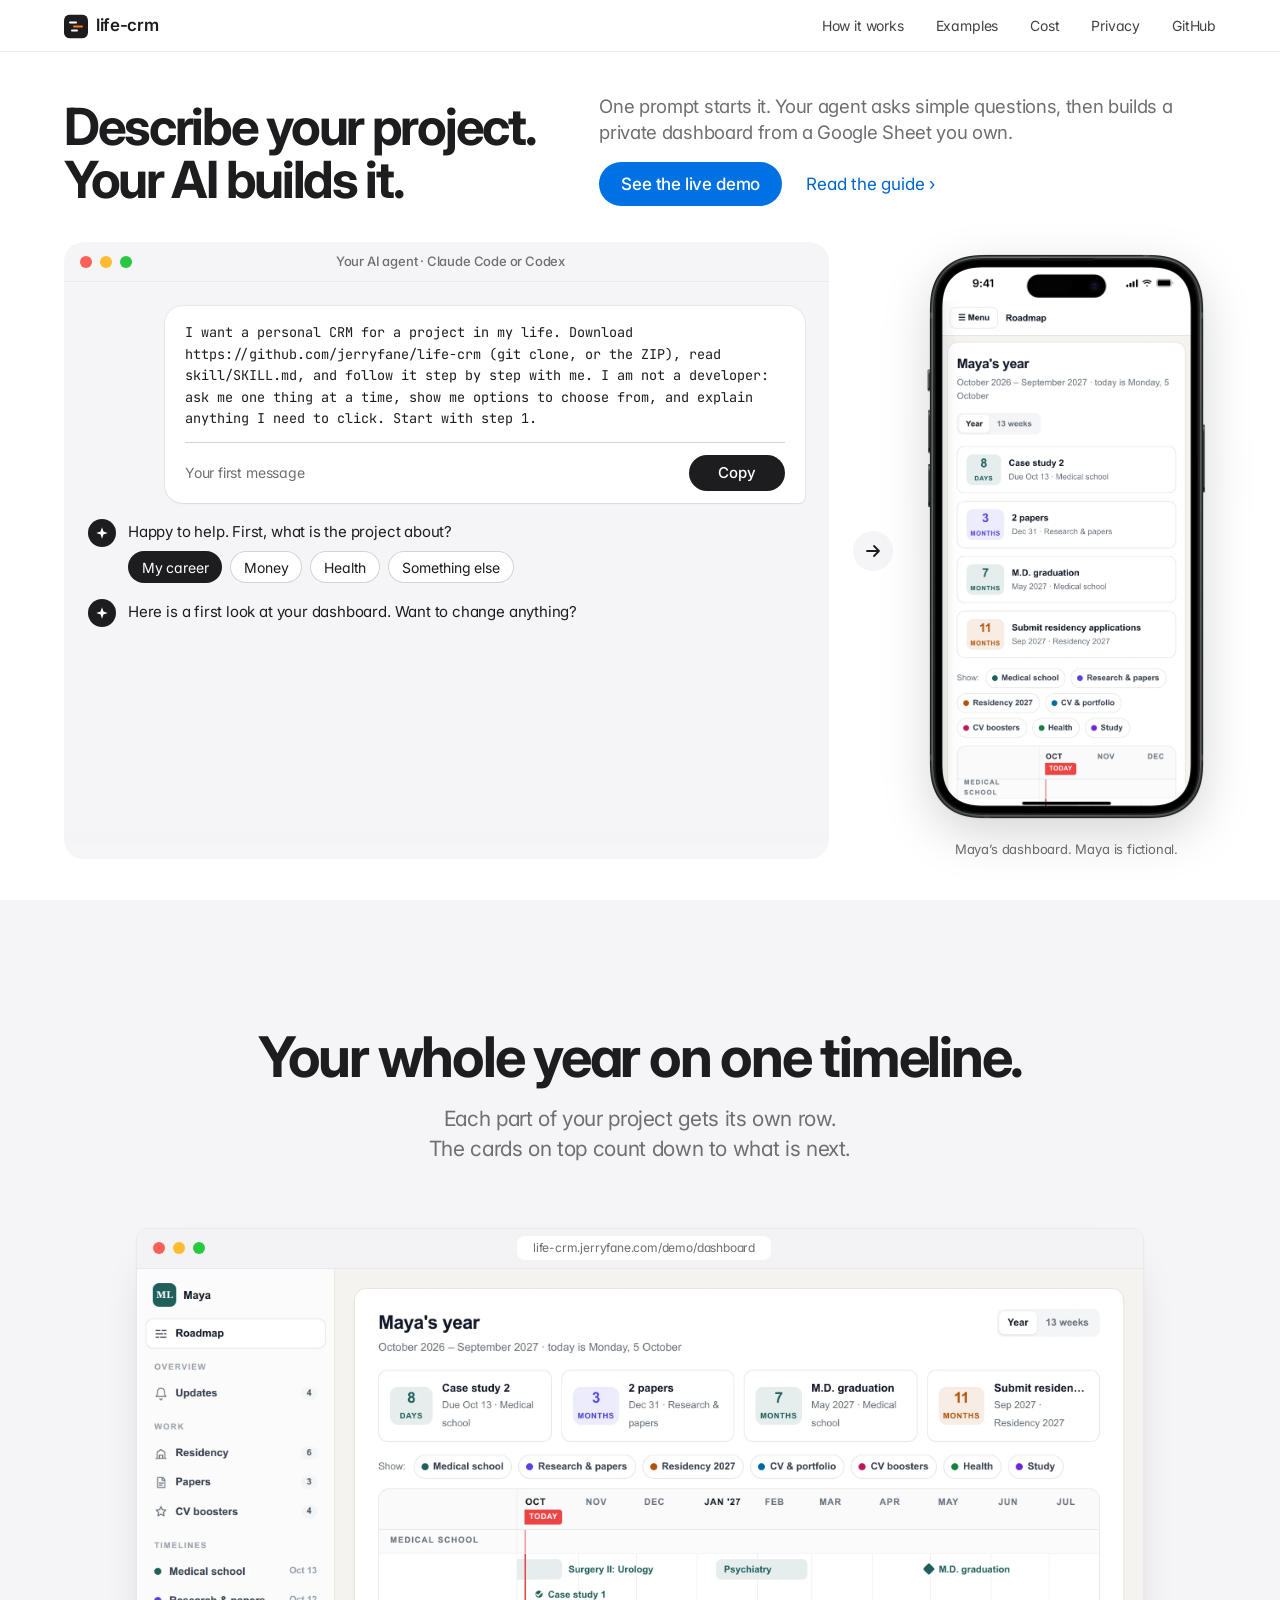
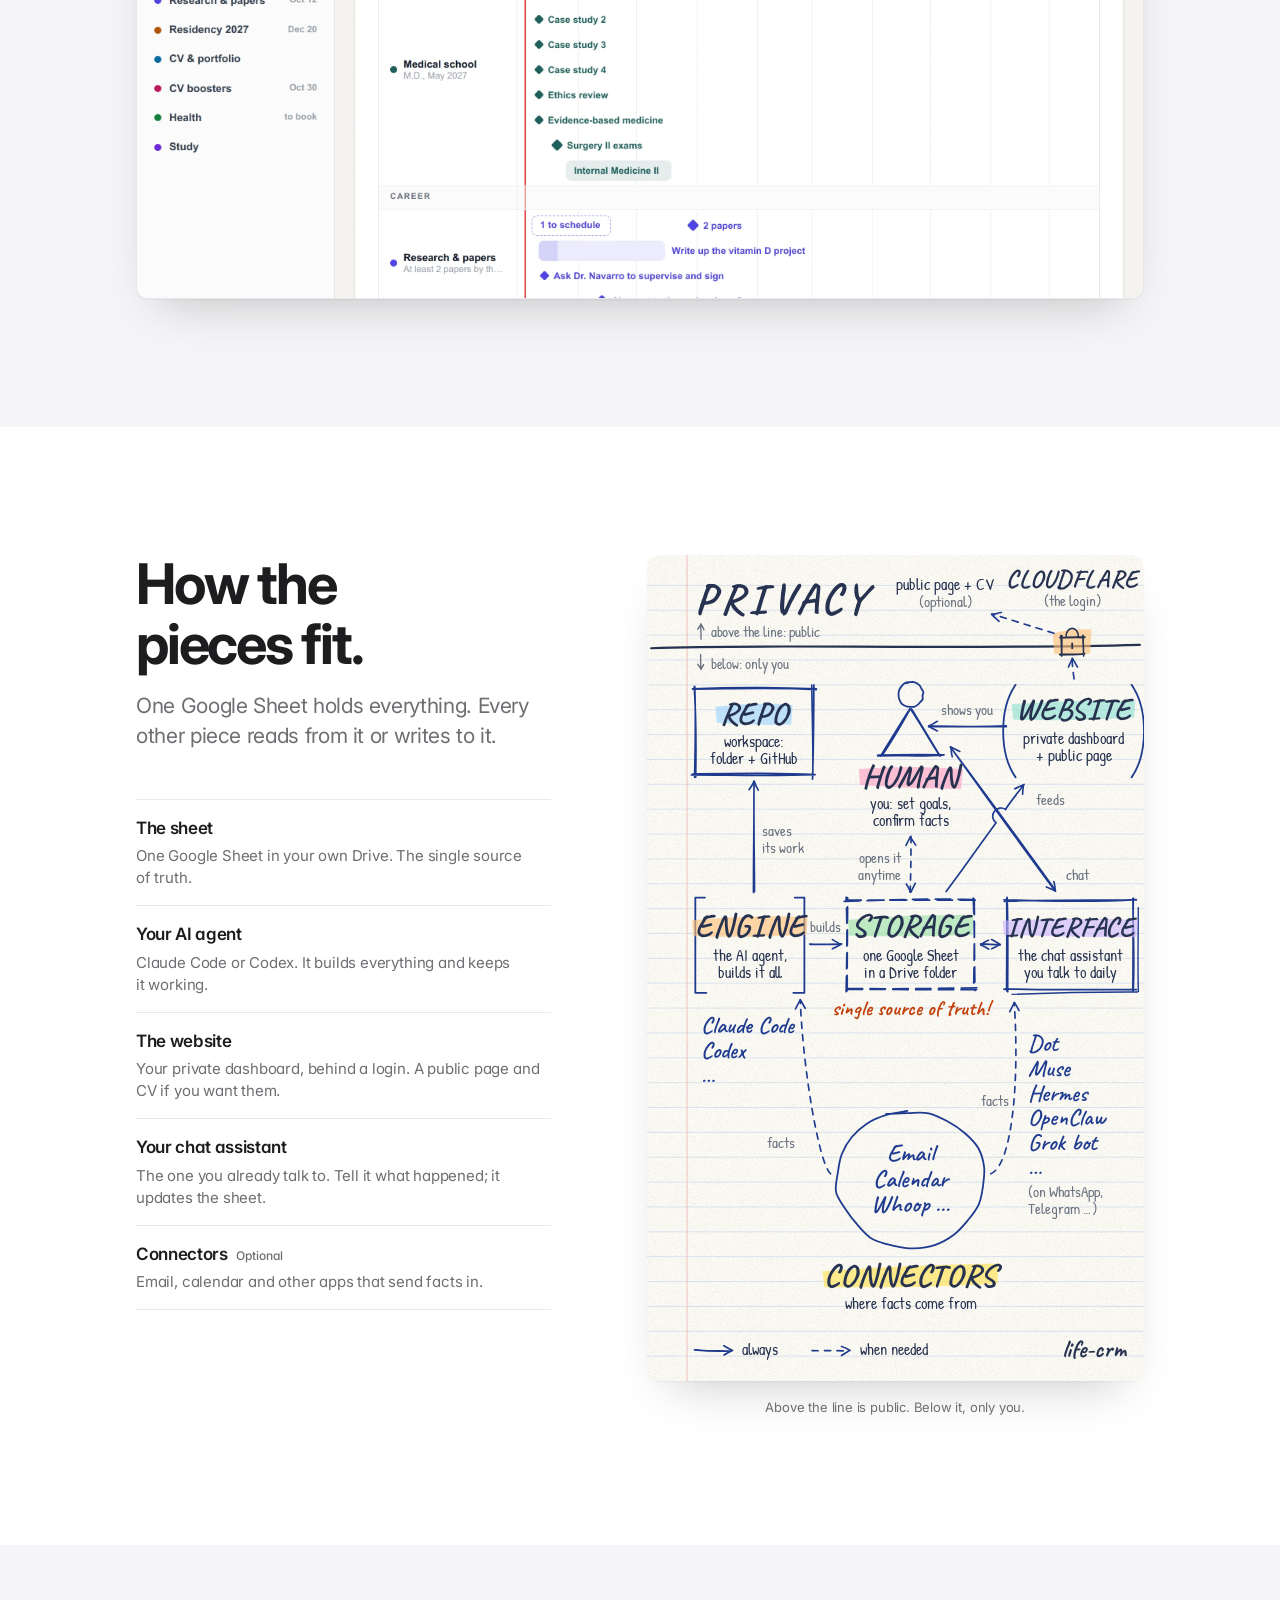
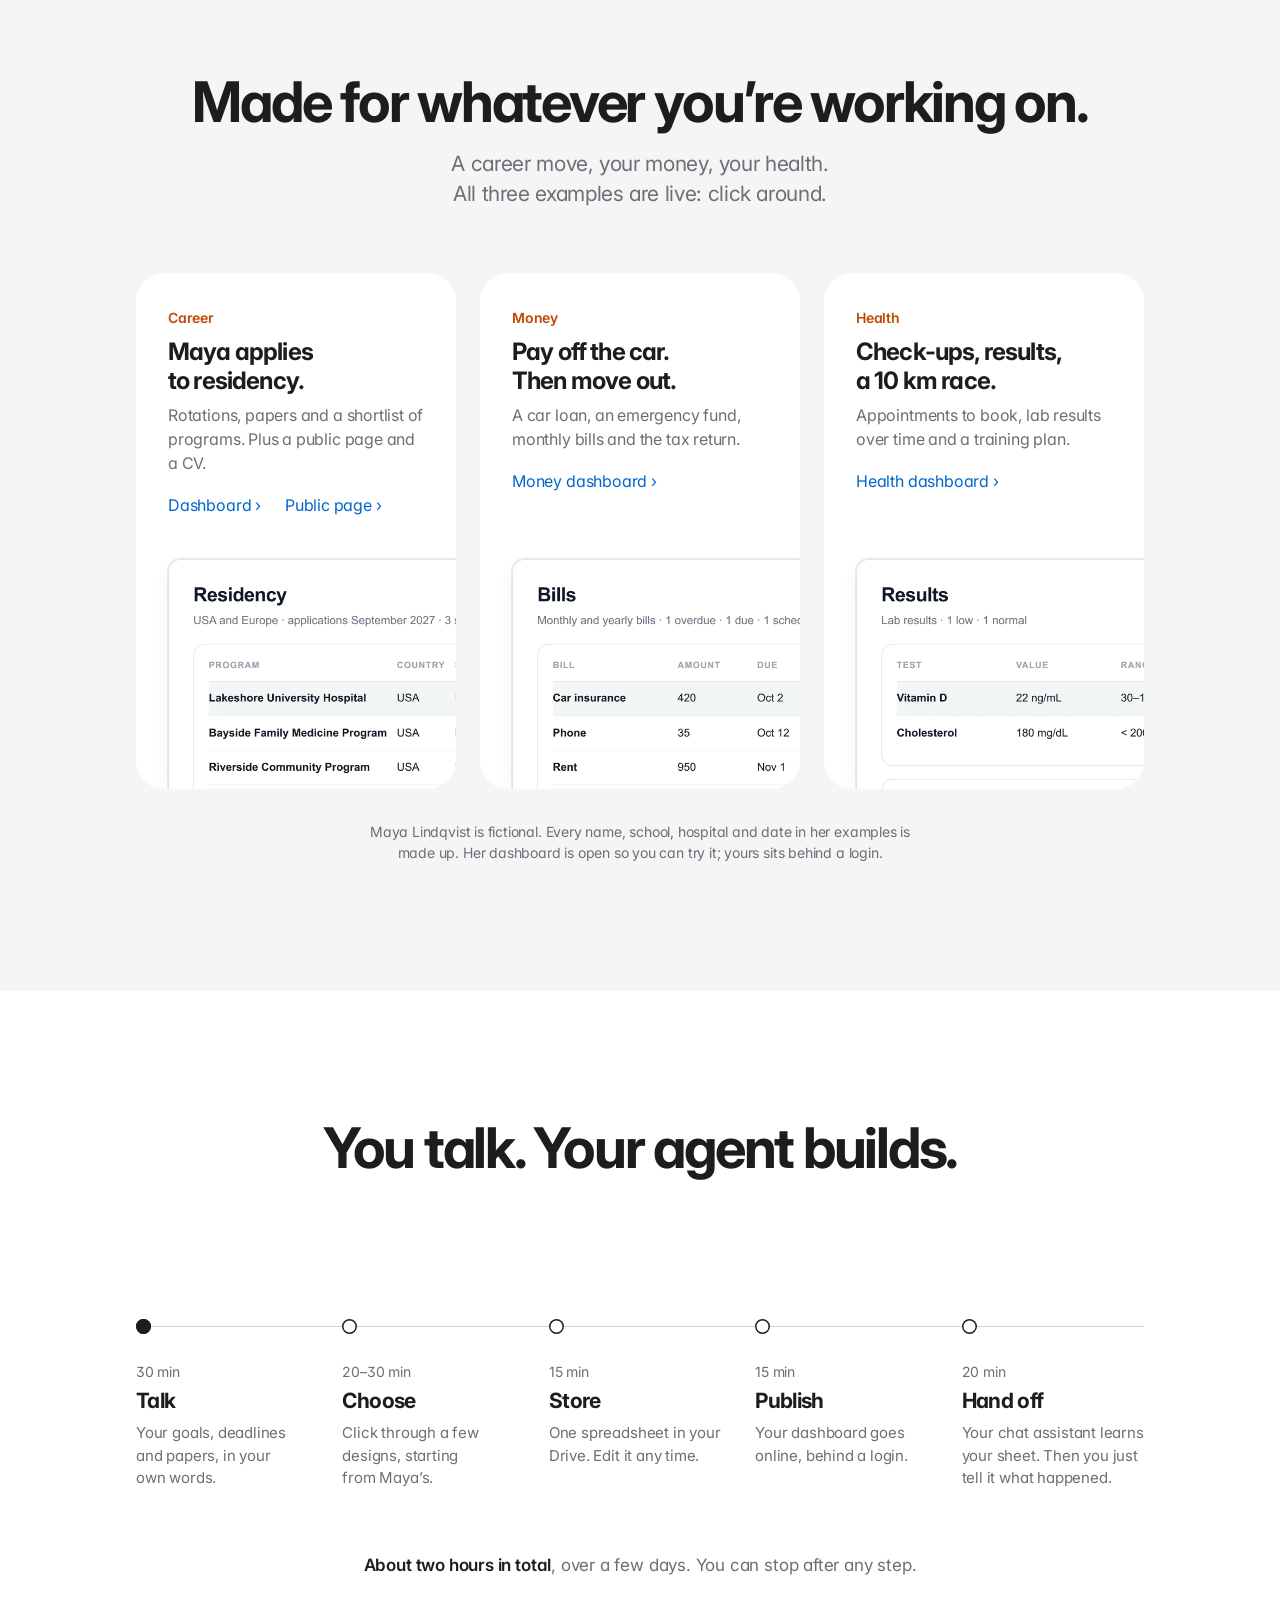
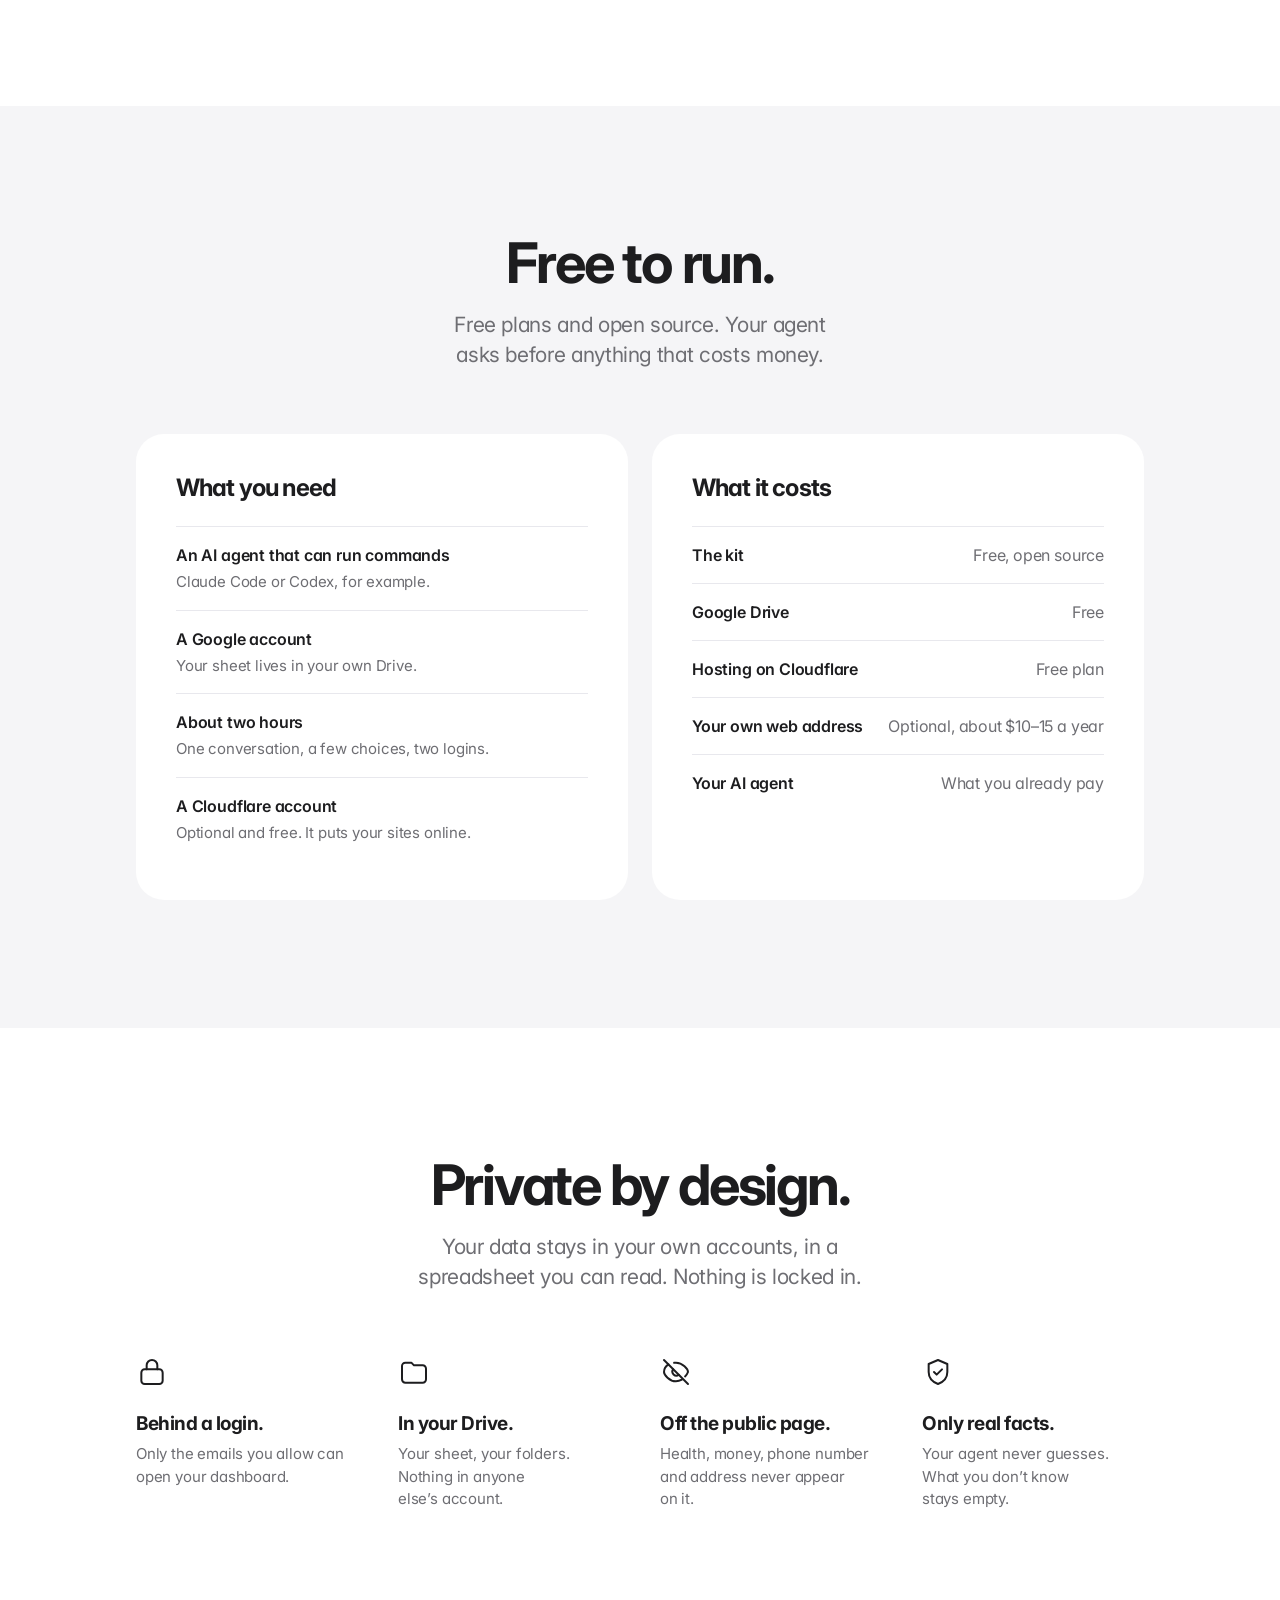
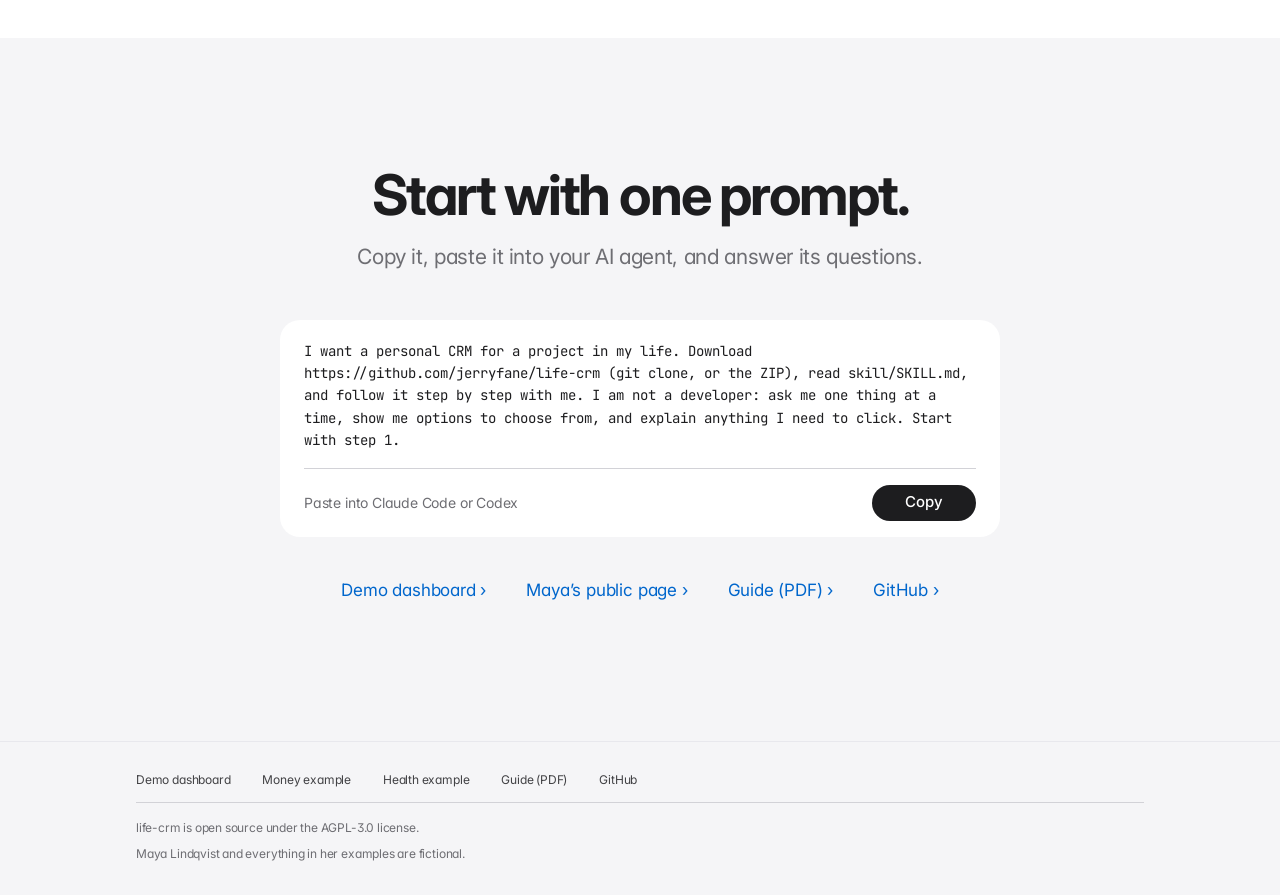
<file: demo/index.html>
<!doctype html>
<html lang="en">
<head>
<meta charset="utf-8">
<meta name="viewport" content="width=device-width, initial-scale=1, viewport-fit=cover">
<meta name="color-scheme" content="light only">
<title>life-crm · a personal CRM for your life</title>
<meta name="description" content="Describe your project to your AI agent. It asks simple questions, then builds a private dashboard from a Google Sheet you own.">
<meta property="og:title" content="life-crm · a personal CRM for your life">
<meta property="og:description" content="Describe your project to your AI agent. It asks simple questions, then builds a private dashboard from a Google Sheet you own.">
<meta property="og:image" content="https://life-crm.jerryfane.com/img/shot-career-roadmap.webp">
<link rel="canonical" href="https://life-crm.jerryfane.com/">
<link rel="icon" href="data:image/svg+xml,%3Csvg xmlns='http://www.w3.org/2000/svg' viewBox='0 0 16 16'%3E%3Crect width='16' height='16' rx='4' fill='%231d1d1f'/%3E%3Crect x='3' y='4' width='6' height='2' rx='1' fill='%23fff'/%3E%3Crect x='6' y='7' width='7' height='2' rx='1' fill='%23ff7a1a'/%3E%3Crect x='4' y='10' width='5' height='2' rx='1' fill='%23fff'/%3E%3C/svg%3E">
<script>if (matchMedia('(prefers-reduced-motion: no-preference)').matches && 'IntersectionObserver' in window) document.documentElement.classList.add('motion');</script>
<link rel="preconnect" href="https://fonts.googleapis.com">
<link rel="preconnect" href="https://fonts.gstatic.com" crossorigin>
<link rel="stylesheet" href="https://fonts.googleapis.com/css2?family=Inter:wght@400;500;600;700&family=JetBrains+Mono:wght@400;500&display=swap">
<style>
/* ── tokens ─────────────────────────────────────────────
   spacing: 8 · 16 · 24 · 32 · 48 · 64 · 96 · 128 (4 for hairline nudges)
   radii:   12 images/frames · 20 prompt/chat · 28 cards · pill buttons
*/
:root {
  --t: #1d1d1f; --m: #6e6e73; --m2: #424245; --alt: #f5f5f7; --hair: #e8e8ed; --line: #d2d2d7;
  --blue: #0071e3; --blue-h: #0077ed; --link: #0066cc; --accent: #bf4800; --ok: #1a7f37;
  --r-img: 12px; --r-box: 20px; --r-card: 28px;
  --sh-frame: 0 1px 2px rgba(0, 0, 0, .04), 0 24px 48px -24px rgba(0, 0, 0, .24);
  --pad-x: clamp(20px, 4vw, 48px);
  --nav-h: 52px;
  --hero-w: 1248px;
  --sans: Inter, -apple-system, BlinkMacSystemFont, "Segoe UI", system-ui, sans-serif;
  --mono: "JetBrains Mono", ui-monospace, SFMono-Regular, Menlo, Consolas, monospace;
}
*, *::before, *::after { box-sizing: border-box; }
html { -webkit-text-size-adjust: 100%; scroll-padding-top: calc(var(--nav-h) + 16px); }
body { margin: 0; background: #fff; color: var(--t); font: 400 17px/1.5 var(--sans); letter-spacing: -.011em; font-feature-settings: "cv11", "ss01";
  -webkit-font-smoothing: antialiased; -moz-osx-font-smoothing: grayscale; text-rendering: optimizeLegibility; }
img { display: block; max-width: 100%; height: auto; }
h1, h2, h3, p, ol, ul, dl, dd, figure { margin: 0; }
ol, ul { padding: 0; list-style: none; }
h1, h2, h3 { text-wrap: balance; }
p, li, dd { text-wrap: pretty; }
a { color: inherit; }
button { font: inherit; letter-spacing: inherit; cursor: pointer; }
:focus-visible { outline: 2px solid var(--blue); outline-offset: 3px; border-radius: 6px; }
.btn:focus-visible, .copy:focus-visible { border-radius: 999px; }

.wrap { max-width: 1104px; margin: 0 auto; padding: 0 var(--pad-x); }
.sec { padding: 128px 0; }
.sec.alt { background: var(--alt); }
.center { text-align: center; }
h2 { font-size: clamp(32px, 4.4vw, 56px); line-height: 1.07; font-weight: 700; letter-spacing: -.04em; }
.lead { margin-top: 16px; max-width: 32em; font-size: clamp(19px, 1.7vw, 21px); line-height: 1.43; color: var(--m); letter-spacing: -.017em; text-wrap: balance; }
.center .lead { margin-left: auto; margin-right: auto; }
.nw { white-space: nowrap; }
.more { color: var(--link); text-decoration: none; white-space: nowrap; }
.more::after { content: "\00a0›"; }
.more:hover { text-decoration: underline; text-underline-offset: 3px; }

/* buttons: one height everywhere */
.btn { display: inline-flex; align-items: center; justify-content: center; min-height: 44px; padding: 0 22px; border-radius: 999px; border: 0;
  background: var(--blue); color: #fff; font-size: 17px; font-weight: 500; text-decoration: none; white-space: nowrap; transition: background-color .2s; }
.btn:hover { background: var(--blue-h); }

/* ── nav: same width as the hero, so the logo lines up with the headline ── */
.nav { position: sticky; top: 0; z-index: 10; height: var(--nav-h); background: rgba(255, 255, 255, .8); border-bottom: 1px solid var(--hair);
  -webkit-backdrop-filter: saturate(180%) blur(20px); backdrop-filter: saturate(180%) blur(20px); }
.nav .wrap { display: flex; align-items: center; justify-content: space-between; height: 100%; max-width: var(--hero-w); }
.logo { display: inline-flex; align-items: center; gap: 8px; min-height: 44px; font-size: 17px; font-weight: 600; letter-spacing: -.02em; text-decoration: none; }
.logo svg { width: 24px; height: 24px; }
.nav nav { display: flex; gap: 8px; margin-right: -12px; }
.nav nav a { display: inline-flex; align-items: center; min-height: 44px; padding: 0 12px; font-size: 14px; color: var(--m2); text-decoration: none; transition: color .2s; }
.nav nav a:hover { color: var(--t); }

/* ── prompt box and copy button ── */
.prompt { border-radius: var(--r-box); background: var(--alt); padding: 20px 24px 16px; text-align: left; }
.prompt p { font: 400 14px/1.6 var(--mono); letter-spacing: 0; color: var(--t); overflow-wrap: break-word; }
.prompt-f { display: flex; align-items: center; justify-content: space-between; gap: 16px; margin-top: 16px; padding-top: 16px; border-top: 1px solid var(--line); }
.prompt-f span { font-size: 14px; color: var(--m); }
.copy { position: relative; flex: none; display: inline-flex; align-items: center; justify-content: center; gap: 8px; min-width: 104px; height: 36px; padding: 0 16px;
  border: 0; border-radius: 999px; background: var(--t); color: #fff; font-size: 15px; font-weight: 500; transition: background-color .2s; }
.copy::before { content: ""; position: absolute; inset: -4px; }
.copy:hover { background: #000; }
.copy.ok { background: var(--ok); }
.sec.alt .prompt { background: #fff; }

/* ── iPhone 15 mockup: screenshot under the frame, 6 px (of 1419) bigger than the screen hole on every side ── */
.iph { position: relative; aspect-ratio: 1419 / 2796; }
.iph-s { position: absolute; left: 8.0338%; top: 4.1130%; width: 83.932%; height: 91.810%; max-width: none; object-fit: cover; object-position: center top;
  border-radius: 14.526% / 6.739%; background: #fff; }
.iph-f { position: absolute; inset: 0; width: 100%; height: 100%; max-width: none; pointer-events: none; }

/* ── hero: the prompt is the first message of a chat, the dashboard is the answer; fits the first screen ── */
.hero { display: flex; flex-direction: column; height: max(560px, calc(100svh - var(--nav-h))); overflow: hidden; }
.hero-in { flex: 1; min-height: 0; display: flex; flex-direction: column; gap: clamp(24px, 4svh, 48px); width: 100%; max-width: var(--hero-w); margin: 0 auto;
  padding: clamp(24px, 4.5svh, 48px) var(--pad-x); }
.head { display: grid; grid-template-columns: max-content minmax(0, 1fr); gap: 16px 64px; align-items: end; }
h1 { font-size: clamp(40px, min(4vw, 8svh), 64px); line-height: 1.04; font-weight: 700; letter-spacing: -.045em; }
h1 span { display: block; }
.sub { font-size: clamp(17px, 1.45vw, 19px); line-height: 1.45; color: var(--m); letter-spacing: -.017em; }
.cta { display: flex; flex-wrap: wrap; align-items: center; gap: 8px 24px; margin-top: 16px; }
.cta .more { display: inline-flex; align-items: center; min-height: 44px; font-size: 17px; }

.duo { flex: 1; min-height: 0; display: flex; align-items: stretch; gap: 24px; container-type: size; }
.chat { flex: 1; min-width: 0; display: flex; flex-direction: column; overflow: hidden; border-radius: var(--r-box); background: var(--alt); }
.chat-h { flex: none; display: flex; align-items: center; gap: 8px; height: 40px; padding: 0 16px; border-bottom: 1px solid var(--hair); }
.chat-h i { flex: none; width: 12px; height: 12px; border-radius: 50%; background: #ff5f57; }
.chat-h i:nth-child(2) { background: #febc2e; }
.chat-h i:nth-child(3) { background: #28c840; }
.chat-h span { flex: 1; min-width: 0; margin-right: 52px; text-align: center; font-size: 13px; font-weight: 500; color: var(--m); white-space: nowrap; overflow: hidden; text-overflow: ellipsis; }
.chat-b { position: relative; flex: 1; min-height: 0; display: flex; flex-direction: column; gap: 16px; padding: 24px; overflow: hidden; }
.chat-b::after { content: ""; position: absolute; left: 0; right: 0; bottom: 0; height: 32px; background: linear-gradient(rgba(245, 245, 247, 0), var(--alt)); pointer-events: none; }
.msg { font-size: 15px; line-height: 1.5; }
.msg.me { align-self: flex-end; width: min(100%, 640px); padding: 16px 20px 12px; border-radius: 18px 18px 6px 18px; background: #fff; box-shadow: 0 1px 2px rgba(0, 0, 0, .06), 0 0 0 1px var(--hair); }
.msg.me .mono { font: 400 13.5px/1.6 var(--mono); letter-spacing: 0; overflow-wrap: break-word; }
.msg.me .prompt-f { margin-top: 12px; padding-top: 12px; }
.msg.me .copy { min-width: 96px; }
.msg.ai { align-self: flex-start; display: grid; grid-template-columns: 28px minmax(0, 1fr); gap: 12px; max-width: 560px; }
.ava { display: grid; place-items: center; width: 28px; height: 28px; border-radius: 50%; background: var(--t); color: #fff; }
.ava svg { width: 14px; height: 14px; }
.msg.ai p { padding-top: 2px; }
.chips { display: flex; flex-wrap: wrap; gap: 8px; margin-top: 8px; }
.chips span { display: inline-flex; align-items: center; height: 32px; padding: 0 14px; border-radius: 999px; background: #fff; box-shadow: inset 0 0 0 1px var(--line); font-size: 14px; }
.chips span.on { background: var(--t); color: #fff; box-shadow: none; }
.after { flex: none; display: flex; align-items: center; gap: 24px; }
.arrow { display: grid; place-items: center; width: 40px; height: 40px; border-radius: 50%; background: var(--alt); color: var(--t); }
.arrow svg { width: 18px; height: 18px; }
.phc { display: flex; flex-direction: column; align-items: center; gap: 8px; height: 100cqh; }
.phc .iph { height: calc(100cqh - 28px); filter: drop-shadow(0 16px 24px rgba(0, 0, 0, .16)); }
.phc small { font-size: 13px; line-height: 20px; color: var(--m); white-space: nowrap; }

/* ── browser frame ── */
.bw { overflow: hidden; border-radius: var(--r-img); background: #fff; border: 1px solid var(--hair); box-shadow: var(--sh-frame); }
.bw-bar { display: flex; align-items: center; gap: 8px; height: 40px; padding: 0 16px; background: #f3f3f5; border-bottom: 1px solid var(--hair); }
.bw-bar i { flex: none; width: 12px; height: 12px; border-radius: 50%; background: #ff5f57; }
.bw-bar i:nth-child(2) { background: #febc2e; }
.bw-bar i:nth-child(3) { background: #28c840; }
.bw-u { flex: 1; min-width: 0; display: flex; justify-content: center; margin-right: 52px; }
.bw-u span { max-width: 100%; overflow: hidden; text-overflow: ellipsis; white-space: nowrap; padding: 4px 16px; border-radius: 8px; background: #fff; color: var(--m); font-size: 12px; line-height: 16px; }
.zoom { position: relative; overflow: hidden; aspect-ratio: var(--ar, 16 / 10); }
.zoom img { position: absolute; left: 0; top: 0; max-width: none; width: calc(var(--z, 1) * 100%); transform: translate(calc(var(--fx, 0) * -100%), calc(var(--fy, 0) * -100%)); }
.shot { max-width: 1104px; margin: 64px auto 0; padding: 0 var(--pad-x); }

/* ── how the pieces fit ── */
.pieces { display: grid; grid-template-columns: minmax(0, 5fr) minmax(0, 6fr); gap: 96px; align-items: start; }
.pieces-t { position: sticky; top: calc(var(--nav-h) + 48px); }
.pieces dl { margin-top: 48px; border-top: 1px solid var(--hair); }
.pieces dl div { padding: 16px 0; border-bottom: 1px solid var(--hair); }
.pieces dt { font-size: 17px; font-weight: 600; letter-spacing: -.02em; }
.pieces dd { margin-top: 4px; font-size: 15px; line-height: 1.47; color: var(--m); max-width: 34em; }
.pieces dt small { margin-left: 8px; font-size: 12px; font-weight: 500; color: var(--m); letter-spacing: 0; }
.diagram { display: block; overflow: hidden; border-radius: var(--r-img); box-shadow: var(--sh-frame); }
.diagram img { width: 100%; }
.pieces figcaption { margin-top: 16px; text-align: center; font-size: 13px; line-height: 20px; color: var(--m); }

/* ── examples ── */
.tiles { display: grid; grid-template-columns: repeat(3, minmax(0, 1fr)); gap: 24px; margin-top: 64px; text-align: left; }
.tile { display: flex; flex-direction: column; overflow: hidden; border-radius: var(--r-card); background: #fff; }
.tile-b { padding: 32px 32px 32px; }
.k { font-size: 14px; font-weight: 600; color: var(--accent); }
.tile h3 { margin-top: 8px; font-size: 24px; line-height: 1.17; font-weight: 700; letter-spacing: -.035em; }
.tile p { margin-top: 8px; font-size: 16px; line-height: 1.5; color: var(--m); }
.tile .links { display: flex; flex-wrap: wrap; gap: 0 24px; margin-top: 8px; }
.tile .links a { display: inline-flex; align-items: center; min-height: 44px; font-size: 16px; }
.tile-img { margin: auto 0 0 32px; aspect-ratio: 5 / 4; overflow: hidden; border-radius: var(--r-img) 0 0 0; box-shadow: 0 0 0 1px var(--hair), 0 8px 24px -8px rgba(0, 0, 0, .14); }
.tile-img img { width: 190%; max-width: none; }
.note { max-width: 40em; margin: 32px auto 0; font-size: 14px; line-height: 1.5; color: var(--m); }

/* ── steps ── */
.steps { position: relative; display: grid; grid-template-columns: repeat(5, minmax(0, 1fr)); gap: 24px; margin-top: 64px; text-align: left; }
.steps::before { content: ""; position: absolute; left: 0; right: 0; top: 7px; height: 1px; background: var(--line); }
.steps li { position: relative; padding-top: 40px; }
.steps li::before { content: ""; position: absolute; left: 0; top: 0; width: 15px; height: 15px; border-radius: 50%; background: #fff; box-shadow: inset 0 0 0 1.5px var(--t); }
.steps li:first-child::before { background: var(--t); }
.steps .t { font-size: 14px; color: var(--m); }
.steps h3 { margin-top: 4px; font-size: 21px; line-height: 1.24; font-weight: 700; letter-spacing: -.03em; }
.steps p { margin-top: 8px; font-size: 15px; line-height: 1.47; color: var(--m); }
.total { margin-top: 64px; font-size: 17px; color: var(--m); }
.total b { color: var(--t); font-weight: 600; }

/* ── cost ── */
.two { display: grid; grid-template-columns: repeat(2, minmax(0, 1fr)); gap: 24px; margin-top: 64px; text-align: left; }
.card { padding: 40px; border-radius: var(--r-card); background: #fff; }
.card h3 { font-size: 24px; line-height: 1.17; font-weight: 700; letter-spacing: -.035em; }
.card ul { margin-top: 24px; }
.card li { display: flex; justify-content: space-between; align-items: baseline; gap: 24px; padding: 16px 0; border-top: 1px solid var(--hair); font-size: 16px; line-height: 1.5; }
.card li b { font-weight: 600; }
.card li span { color: var(--m); text-align: right; }
.card li.stack { display: block; }
.card li.stack span { display: block; margin-top: 4px; text-align: left; font-size: 15px; }
.card .fine { margin-top: 16px; font-size: 14px; color: var(--m); }

/* ── privacy ── */
.priv { display: grid; grid-template-columns: repeat(4, minmax(0, 1fr)); gap: 48px 40px; margin-top: 64px; text-align: left; }
.priv svg { width: 32px; height: 32px; color: var(--t); }
.priv b { display: block; margin-top: 16px; font-size: 19px; line-height: 1.26; font-weight: 700; letter-spacing: -.025em; }
.priv span { display: block; margin-top: 8px; font-size: 15px; line-height: 1.47; color: var(--m); }

/* ── final ── */
.final .prompt { max-width: 720px; margin: 48px auto 0; }
.links-row { display: flex; flex-wrap: wrap; justify-content: center; gap: 0 40px; margin-top: 32px; }
.links-row a { display: inline-flex; align-items: center; min-height: 44px; font-size: 17px; }

/* ── footer ── */
.foot { background: var(--alt); border-top: 1px solid var(--hair); font-size: 12px; line-height: 1.5; color: var(--m); }
.foot .wrap { padding-top: 16px; padding-bottom: 32px; }
.foot nav { display: flex; flex-wrap: wrap; gap: 0 32px; border-bottom: 1px solid var(--line); }
.foot nav a { display: inline-flex; align-items: center; min-height: 44px; color: var(--m2); text-decoration: none; }
.foot nav a:hover { color: var(--t); text-decoration: underline; text-underline-offset: 3px; }
.foot p { margin-top: 16px; max-width: 70ch; }
.foot p + p { margin-top: 8px; }

/* ── tablet ── */
@media (max-width: 959px) {
  .hero { height: auto; }
  .head { grid-template-columns: minmax(0, 1fr); }
  .duo { flex: none; height: 520px; }
  .pieces { grid-template-columns: minmax(0, 1fr); gap: 48px; }
  .pieces-t { position: static; }
  .pieces figure { max-width: 560px; margin: 0 auto; width: 100%; }
  .tiles { grid-template-columns: minmax(0, 1fr); max-width: 560px; margin-left: auto; margin-right: auto; }
  .steps { grid-template-columns: minmax(0, 1fr); max-width: 560px; margin-left: auto; margin-right: auto; gap: 32px; }
  .steps::before { left: 7px; right: auto; top: 8px; bottom: 8px; width: 1px; height: auto; }
  .steps li { padding: 0 0 0 40px; }
  .two { grid-template-columns: minmax(0, 1fr); max-width: 560px; margin-left: auto; margin-right: auto; }
  .priv { grid-template-columns: repeat(2, minmax(0, 1fr)); }
}

/* ── phone: no iPhone next to the chat; the chat is the hero ── */
@media (max-width: 640px) {
  :root { --nav-h: 48px; }
  .sec { padding: 80px 0; }
  .nav nav a:not(:last-child) { display: none; }
  .hero-in { padding-top: 24px; gap: 24px; }
  h1 { font-size: clamp(32px, 9vw, 40px); line-height: 1.06; letter-spacing: -.04em; }
  h1 span { display: inline; }
  .head { gap: 12px; }
  .sub { font-size: 16px; }
  .cta { gap: 8px 20px; }
  .cta .btn { padding: 0 20px; }
  .duo { height: auto; container-type: normal; }
  .after { display: none; }
  .chat-h span { margin-right: 0; }
  .chat-b { padding: 16px; }
  .chat-b::after { display: none; }
  .msg.me { padding: 16px 16px 12px; }
  .msg.me .mono { font-size: 13px; line-height: 1.55; }
  .msg.ai ~ .msg.ai { display: none; }
  .prompt { padding: 16px 16px 12px; border-radius: 18px; }
  .prompt p { font-size: 13px; line-height: 1.55; }
  .prompt-f { margin-top: 12px; padding-top: 12px; gap: 12px; }
  .prompt-f span { font-size: 13px; line-height: 1.3; }
  .copy { height: 44px; min-width: 88px; }
  .copy::before { display: none; }
  .lead { font-size: 19px; }
  .shot { margin-top: 40px; }
  .shot .zoom { --z: 2.2; --fx: .21; --ar: 1; }
  .pieces dl { margin-top: 32px; }
  .tiles, .two, .priv, .steps { margin-top: 40px; }
  .tiles { gap: 16px; }
  .tile-b { padding: 24px 24px 24px; }
  .tile-img { margin-left: 24px; }
  .total { margin-top: 40px; }
  .card { padding: 32px 24px; border-radius: 24px; }
  .card li { gap: 16px; }
  .priv { grid-template-columns: minmax(0, 1fr); gap: 32px; }
  .priv li { display: grid; grid-template-columns: 32px minmax(0, 1fr); gap: 0 16px; }
  .priv b { margin-top: 4px; }
  .priv span { grid-column: 2; }
  .priv svg { grid-row: span 2; }
  .final .prompt { margin-top: 40px; }
  .links-row { display: grid; grid-template-columns: repeat(2, minmax(0, 1fr)); gap: 0 16px; max-width: 360px; margin-left: auto; margin-right: auto; text-align: left; }
  .foot nav { display: grid; grid-template-columns: repeat(2, minmax(0, 1fr)); gap: 0 16px; }
}

/* ── short phones (iPhone SE): tighten the hero so the whole chat stays in the first screen ── */
@media (max-width: 640px) and (max-height: 700px) {
  .hero-in { padding: 16px var(--pad-x) 12px; gap: 16px; }
  .head { gap: 8px; }
  h1 { font-size: 30px; }
  .sub { font-size: 15px; line-height: 1.4; }
  .cta { margin-top: 8px; }
  .chat-h { height: 36px; }
  .chat-b { gap: 12px; padding: 12px; }
  .msg.me { padding: 12px 14px 8px; }
  .msg.me .mono { font-size: 12.5px; line-height: 1.5; }
  .msg.me .prompt-f { margin-top: 8px; padding-top: 8px; }
  .msg.ai { font-size: 14px; }
  .chips { display: none; }
}

/* ── motion: only when the device has not asked for reduced motion (html.motion is set in <head>) ── */
@keyframes mo-up { from { opacity: 0; transform: translateY(16px); } }
@keyframes mo-in { from { opacity: 0; transform: translateY(8px); } }
@keyframes mo-fade { from { opacity: 0; } }
@keyframes mo-dots { 0% { opacity: 0; } 12%, 82% { opacity: 1; } 100% { opacity: 0; } }
@keyframes mo-bounce { 0%, 60%, 100% { transform: none; opacity: .35; } 30% { transform: translateY(-3px); opacity: 1; } }
@keyframes mo-chip { from { opacity: 0; transform: scale(.88); } }
@keyframes mo-pick { from { background: #fff; color: var(--t); box-shadow: inset 0 0 0 1px var(--line); } }
@keyframes mo-slide { from { opacity: 0; transform: translateX(64px); } }
@keyframes mo-arrow { from { opacity: 0; transform: translateX(-16px); } }

/* hero: the chat plays out once, then the iPhone slides in with the result */
.msg.ai { position: relative; }
.typing { position: absolute; left: 40px; top: 8px; display: flex; gap: 4px; opacity: 0; pointer-events: none; }
.typing i { width: 6px; height: 6px; border-radius: 50%; background: var(--m); animation: mo-bounce 1s infinite; }
.typing i:nth-child(2) { animation-delay: .15s; }
.typing i:nth-child(3) { animation-delay: .3s; }
.chat-b > .msg.ai:nth-child(2) { --d: .7s; }
.chat-b > .msg.ai:nth-child(3) { --d: 2.3s; }
.chips span:nth-child(2) { --c: 1; }
.chips span:nth-child(3) { --c: 2; }
.chips span:nth-child(4) { --c: 3; }
.motion .chat .msg.me { animation: mo-up .6s cubic-bezier(.16, 1, .3, 1) .1s both; }
.motion .chat .msg.ai { animation: mo-in .4s ease-out var(--d) both; }
.motion .chat .msg.ai > :not(.ava):not(.typing) { animation: mo-fade .4s ease-out calc(var(--d) + .75s) both; }
.motion .typing { animation: mo-dots .85s linear var(--d) both; }
.motion .chips span { animation: mo-chip .4s cubic-bezier(.16, 1, .3, 1) calc(1.55s + var(--c, 0) * 70ms) both; }
.motion .chips span.on { animation: mo-chip .4s cubic-bezier(.16, 1, .3, 1) 1.55s both, mo-pick .3s ease 2.05s both; }
.motion .after .arrow { animation: mo-arrow .5s cubic-bezier(.16, 1, .3, 1) 3.15s both; }
.motion .after .phc { animation: mo-slide 1s cubic-bezier(.16, 1, .3, 1) 3.25s both; }

/* sections: slide into place as they come into view, once */
.sec { overflow-x: clip; }
.motion .rv { opacity: 0; transform: translate3d(0, 40px, 0);
  transition: opacity .9s cubic-bezier(.16, 1, .3, 1) calc(var(--i, 0) * 90ms), transform 1s cubic-bezier(.16, 1, .3, 1) calc(var(--i, 0) * 90ms); }
.motion .rv.rv-r { transform: translate3d(56px, 0, 0); }
.motion .rv.in { opacity: 1; transform: none; }

/* setup steps: the line fills and each step lights up as you scroll past it, both ways */
.steps .fill { display: none; }
.motion .steps .fill { display: block; position: absolute; left: 0; right: 0; top: 7px; height: 1px; background: var(--t); transform: scaleX(var(--p, 0)); transform-origin: 0 50%; }
.motion .steps li::before { transition: background-color .25s; }
.motion .steps li:first-child:not(.done)::before { background: #fff; }
.motion .steps li.done::before { background: var(--t); }
@media (max-width: 959px) {
  .motion .steps .fill { left: 7px; right: auto; top: 8px; bottom: 8px; width: 1px; height: auto; transform: scaleY(var(--p, 0)); transform-origin: 50% 0; }
}
</style>
</head>
<body>

<header class="nav">
  <div class="wrap">
    <a class="logo" href="/" aria-label="life-crm home"><svg viewBox="0 0 24 24" aria-hidden="true"><rect width="24" height="24" rx="6" fill="#1d1d1f"/><rect x="5" y="7" width="8" height="2" rx="1" fill="#fff"/><rect x="9" y="11" width="10" height="2" rx="1" fill="#ff7a1a"/><rect x="7" y="15" width="7" height="2" rx="1" fill="#fff"/></svg>life-crm</a>
    <nav aria-label="Main">
      <a href="#how">How it works</a>
      <a href="#examples">Examples</a>
      <a href="#cost">Cost</a>
      <a href="#privacy">Privacy</a>
      <a href="https://github.com/jerryfane/life-crm">GitHub</a>
    </nav>
  </div>
</header>

<main>
  <section class="hero">
    <div class="hero-in">
      <div class="head">
        <h1><span>Describe your project.</span> <span>Your AI builds it.</span></h1>
        <div>
          <p class="sub">One prompt starts it. Your agent asks simple questions, then builds a private dashboard from a Google Sheet you own.</p>
          <div class="cta">
            <a class="btn" href="/demo/dashboard/">See the live demo</a>
            <a class="more" href="/guide.pdf">Read the guide</a>
          </div>
        </div>
      </div>
      <div class="duo">
        <div class="chat">
          <div class="chat-h"><i></i><i></i><i></i><span>Your AI agent · Claude Code or Codex</span></div>
          <div class="chat-b">
            <div class="msg me" data-prompt-box>
              <p class="mono" data-prompt>I want a personal CRM for a project in my life. Download https://github.com/jerryfane/life-crm (git clone, or the ZIP), read skill/SKILL.md, and follow it step by step with me. I am not a developer: ask me one thing at a time, show me options to choose from, and explain anything I need to click. Start with step 1.</p>
              <div class="prompt-f"><span>Your first message</span><button class="copy" type="button" data-copy>Copy</button></div>
            </div>
            <div class="msg ai"><span class="ava"><svg viewBox="0 0 16 16" aria-hidden="true"><path d="M8 1.5l1.6 4.9 4.9 1.6-4.9 1.6L8 14.5l-1.6-4.9L1.5 8l4.9-1.6z" fill="currentColor"/></svg></span>
              <div><p>Happy to help. First, what is the project about?</p><div class="chips"><span class="on">My career</span><span>Money</span><span>Health</span><span>Something else</span></div></div></div>
            <div class="msg ai"><span class="ava"><svg viewBox="0 0 16 16" aria-hidden="true"><path d="M8 1.5l1.6 4.9 4.9 1.6-4.9 1.6L8 14.5l-1.6-4.9L1.5 8l4.9-1.6z" fill="currentColor"/></svg></span>
              <p>Here is a first look at your dashboard. Want to change anything?</p></div>
          </div>
        </div>
        <div class="after">
          <span class="arrow" aria-hidden="true"><svg viewBox="0 0 18 18"><path d="M3 9h12M10 4l5 5-5 5" fill="none" stroke="currentColor" stroke-width="1.8" stroke-linecap="round" stroke-linejoin="round"/></svg></span>
          <div class="phc">
            <div class="iph"><img class="iph-s" src="img/phone-roadmap.webp" width="1179" height="2556" alt="The result: Maya's dashboard on an iPhone, counting down to her next deadlines"><img class="iph-f" src="img/iphone-15-black.webp" width="1200" height="2364" alt=""></div>
            <small>Maya’s dashboard. Maya is fictional.</small>
          </div>
        </div>
      </div>
    </div>
  </section>

  <section class="sec alt center" id="timeline">
    <div class="wrap">
      <h2>Your whole year on one timeline.</h2>
      <p class="lead">Each part of your project gets its own row. The cards on top count down to what is next.</p>
    </div>
    <div class="shot">
      <div class="bw">
        <div class="bw-bar"><i></i><i></i><i></i><div class="bw-u"><span>life-crm.jerryfane.com/demo/dashboard</span></div></div>
        <div class="zoom"><img src="img/shot-career-roadmap.webp" width="2560" height="1600" alt="Maya's dashboard on a laptop: a one-year roadmap with rows for medical school, research, residency, CV, health and study" loading="lazy"></div>
      </div>
    </div>
  </section>

  <section class="sec" id="pieces">
    <div class="wrap pieces">
      <div class="pieces-t">
        <h2>How the pieces fit.</h2>
        <p class="lead">One Google Sheet holds everything. Every other piece reads from it or writes to it.</p>
        <dl>
          <div><dt>The sheet</dt><dd>One Google Sheet in your own Drive. The single source of truth.</dd></div>
          <div><dt>Your AI agent</dt><dd>Claude Code or Codex. It builds everything and keeps it working.</dd></div>
          <div><dt>The website</dt><dd>Your private dashboard, behind a login. A public page and CV if you want them.</dd></div>
          <div><dt>Your chat assistant</dt><dd>The one you already talk to. Tell it what happened; it updates the sheet.</dd></div>
          <div><dt>Connectors<small>Optional</small></dt><dd>Email, calendar and other apps that send facts in.</dd></div>
        </dl>
      </div>
      <figure>
        <a class="diagram" href="img/framework-c.svg" aria-label="Open the diagram full size"><img src="img/framework-c.svg" width="720" height="1124" alt="Diagram: your AI agent builds and maintains one Google Sheet; the sheet feeds your website; your chat assistant reads and updates the sheet; connectors send in facts. Only the public page and CV sit above the privacy line; the dashboard sits behind a Cloudflare login." loading="lazy"></a>
        <figcaption>Above the line is public. Below it, only you.</figcaption>
      </figure>
    </div>
  </section>

  <section class="sec alt center" id="examples">
    <div class="wrap">
      <h2>Made for whatever you’re working on.</h2>
      <p class="lead">A career move, your money, your health. All three examples are live: click around.</p>
      <div class="tiles">
        <article class="tile">
          <div class="tile-b">
            <span class="k">Career</span>
            <h3>Maya applies to residency.</h3>
            <p>Rotations, papers and a shortlist of programs. Plus a public page and a CV.</p>
            <div class="links"><a class="more" href="/demo/dashboard/">Dashboard</a><a class="more" href="/demo/site/">Public page</a></div>
          </div>
          <div class="tile-img"><img src="img/q-tile-career.webp" width="2016" height="1260" alt="Residency programs table with country, specialty and deadline" loading="lazy"></div>
        </article>
        <article class="tile">
          <div class="tile-b">
            <span class="k">Money</span>
            <h3>Pay off the car. Then move out.</h3>
            <p>A car loan, an emergency fund, monthly bills and the tax return.</p>
            <div class="links"><a class="more" href="/demo/finance/">Money dashboard</a></div>
          </div>
          <div class="tile-img"><img src="img/q-tile-money.webp" width="2016" height="1260" alt="Bills table: car insurance overdue, phone due, rent scheduled, internet paid" loading="lazy"></div>
        </article>
        <article class="tile">
          <div class="tile-b">
            <span class="k">Health</span>
            <h3>Check-ups, results, a 10 km race.</h3>
            <p>Appointments to book, lab results over time and a training plan.</p>
            <div class="links"><a class="more" href="/demo/health/">Health dashboard</a></div>
          </div>
          <div class="tile-img"><img src="img/q-tile-health.webp" width="2016" height="1260" alt="Lab results: vitamin D low, cholesterol normal" loading="lazy"></div>
        </article>
      </div>
      <p class="note">Maya Lindqvist is fictional. Every name, school, hospital and date in her examples is made up. Her dashboard is open so you can try it; yours sits behind a login.</p>
    </div>
  </section>

  <section class="sec center" id="how">
    <div class="wrap">
      <h2>You talk. Your agent builds.</h2>
      <p class="lead">It asks one thing at a time, shows you options to pick from, and explains anything you need to click.</p>
      <ol class="steps">
        <li><span class="t">30 min</span><h3>Talk</h3><p>Your goals, deadlines and papers, in your own words.</p></li>
        <li><span class="t">20–30 min</span><h3>Choose</h3><p>Click through a few designs, starting from Maya’s.</p></li>
        <li><span class="t">15 min</span><h3>Store</h3><p>One spreadsheet in your Drive. Edit it any time.</p></li>
        <li><span class="t">15 min</span><h3>Publish</h3><p>Your dashboard goes online, behind a login.</p></li>
        <li><span class="t">20 min</span><h3>Hand off</h3><p>Your chat assistant learns your sheet. Then you just tell it what happened.</p></li>
      </ol>
      <p class="total"><b>About two hours in total</b>, over a few days. You can stop after any step.</p>
    </div>
  </section>

  <section class="sec alt center" id="cost">
    <div class="wrap">
      <h2>Free to run.</h2>
      <p class="lead">Free plans and open source. Your agent asks before anything that costs money.</p>
      <div class="two">
        <div class="card">
          <h3>What you need</h3>
          <ul>
            <li class="stack"><b>An AI agent that can run commands</b><span>Claude Code or Codex, for example.</span></li>
            <li class="stack"><b>A Google account</b><span>Your sheet lives in your own Drive.</span></li>
            <li class="stack"><b>About two hours</b><span>One conversation, a few choices, two logins.</span></li>
            <li class="stack"><b>A Cloudflare account</b><span>Optional and free. It puts your sites online.</span></li>
          </ul>
        </div>
        <div class="card">
          <h3>What it costs</h3>
          <ul>
            <li><b>The kit</b><span>Free, open source</span></li>
            <li><b>Google Drive</b><span>Free</span></li>
            <li><b>Hosting on Cloudflare</b><span>Free plan</span></li>
            <li><b>Your own web address</b><span>Optional, about <span class="nw">$10–15</span> a year</span></li>
            <li><b>Your AI agent</b><span>What you already pay</span></li>
          </ul>
        </div>
      </div>
    </div>
  </section>

  <section class="sec center" id="privacy">
    <div class="wrap">
      <h2>Private by design.</h2>
      <p class="lead">Your data stays in your own accounts, in a spreadsheet you can read. Nothing is locked in.</p>
      <ul class="priv">
        <li><svg viewBox="0 0 24 24" fill="none" stroke="currentColor" stroke-width="1.5" stroke-linecap="round" stroke-linejoin="round" aria-hidden="true"><rect x="4" y="10" width="16" height="11" rx="2.5"/><path d="M8 10V7a4 4 0 0 1 8 0v3"/></svg><b>Behind a login.</b><span>Only the emails you allow can open your dashboard.</span></li>
        <li><svg viewBox="0 0 24 24" fill="none" stroke="currentColor" stroke-width="1.5" stroke-linecap="round" stroke-linejoin="round" aria-hidden="true"><path d="M3 7.5A2.5 2.5 0 0 1 5.5 5H10l2 2h6.5A2.5 2.5 0 0 1 21 9.5v8a2.5 2.5 0 0 1-2.5 2.5h-13A2.5 2.5 0 0 1 3 17.5z"/></svg><b>In your Drive.</b><span>Your sheet, your folders. Nothing in anyone else’s account.</span></li>
        <li><svg viewBox="0 0 24 24" fill="none" stroke="currentColor" stroke-width="1.5" stroke-linecap="round" stroke-linejoin="round" aria-hidden="true"><path d="M3 3l18 18"/><path d="M10.6 5.1A10 10 0 0 1 12 5c5 0 9 5 9 7a8.7 8.7 0 0 1-2.2 3.3M6.3 6.3C4.2 7.7 3 10.2 3 12c0 2 4 7 9 7 1.6 0 3.1-.5 4.4-1.2"/><path d="M9.9 9.9a3 3 0 0 0 4.2 4.2"/></svg><b>Off the public page.</b><span>Health, money, phone number and address never appear on it.</span></li>
        <li><svg viewBox="0 0 24 24" fill="none" stroke="currentColor" stroke-width="1.5" stroke-linecap="round" stroke-linejoin="round" aria-hidden="true"><path d="M12 3l7 3v6c0 4.5-3 7.5-7 9-4-1.5-7-4.5-7-9V6z"/><path d="M9 12l2 2 4-4"/></svg><b>Only real facts.</b><span>Your agent never guesses. What you don’t know stays empty.</span></li>
      </ul>
    </div>
  </section>

  <section class="sec alt center final" id="start">
    <div class="wrap">
      <h2>Start with one prompt.</h2>
      <p class="lead">Copy it, paste it into your AI agent, and answer its questions.</p>
      <div class="prompt" data-prompt-box>
        <p data-prompt>I want a personal CRM for a project in my life. Download https://github.com/jerryfane/life-crm (git clone, or the ZIP), read skill/SKILL.md, and follow it step by step with me. I am not a developer: ask me one thing at a time, show me options to choose from, and explain anything I need to click. Start with step 1.</p>
        <div class="prompt-f"><span>Paste into Claude Code or Codex</span><button class="copy" type="button" data-copy>Copy</button></div>
      </div>
      <div class="links-row">
        <a class="more" href="/demo/dashboard/">Demo dashboard</a>
        <a class="more" href="/demo/site/">Maya’s public page</a>
        <a class="more" href="/guide.pdf">Guide (PDF)</a>
        <a class="more" href="https://github.com/jerryfane/life-crm">GitHub</a>
      </div>
    </div>
  </section>
</main>

<footer class="foot">
  <div class="wrap">
    <nav aria-label="Footer">
      <a href="/demo/dashboard/">Demo dashboard</a>
      <a href="/demo/finance/">Money example</a>
      <a href="/demo/health/">Health example</a>
      <a href="/guide.pdf">Guide (PDF)</a>
      <a href="https://github.com/jerryfane/life-crm">GitHub</a>
    </nav>
    <p>life-crm is open source under the AGPL-3.0 license.</p>
    <p>Maya Lindqvist and everything in her examples are fictional.</p>
  </div>
</footer>

<script>
(() => {
  const copyText = async (text) => {
    try { await navigator.clipboard.writeText(text); return true; } catch (_) {}
    const ta = document.createElement('textarea');
    ta.value = text; ta.setAttribute('readonly', ''); ta.style.cssText = 'position:fixed;top:0;left:0;opacity:0';
    document.body.appendChild(ta); ta.select(); ta.setSelectionRange(0, text.length);
    let ok = false; try { ok = document.execCommand('copy'); } catch (_) {}
    ta.remove(); return ok;
  };
  document.querySelectorAll('[data-copy]').forEach((btn) => {
    const label = btn.textContent;
    btn.addEventListener('click', async () => {
      const p = btn.closest('[data-prompt-box]').querySelector('[data-prompt]');
      const ok = await copyText(p.textContent.trim());
      btn.textContent = ok ? 'Copied' : 'Press Ctrl+C';
      btn.classList.toggle('ok', ok);
      if (!ok) { const r = document.createRange(); r.selectNodeContents(p); const s = getSelection(); s.removeAllRanges(); s.addRange(r); }
      clearTimeout(btn._t); btn._t = setTimeout(() => { btn.textContent = label; btn.classList.remove('ok'); }, 2000);
    });
  });

  /* ── motion (skipped when the device asks for reduced motion) ── */
  const $$ = (s) => [...document.querySelectorAll(s)];
  // The logo sits on whole screen pixels, so its bars stay sharp at any zoom.
  const logos = $$('.logo svg');
  const snap = () => logos.forEach((el) => {
    el.style.transform = '';
    const d = devicePixelRatio || 1, r = el.getBoundingClientRect();
    const dx = Math.round(r.left * d) / d - r.left, dy = Math.round(r.top * d) / d - r.top;
    if (Math.abs(dx) > .001 || Math.abs(dy) > .001) el.style.transform = `translate(${dx.toFixed(3)}px, ${dy.toFixed(3)}px)`;
  });
  snap(); addEventListener('resize', snap); document.fonts?.ready.then(snap);

  if (!document.documentElement.classList.contains('motion')) return;
  $$('.chat .msg.ai').forEach((m) => m.insertAdjacentHTML('beforeend', '<span class="typing" aria-hidden="true"><i></i><i></i><i></i></span>'));

  const groups = [
    '#timeline h2, #timeline .lead', '#timeline .shot',
    '#pieces h2, #pieces .lead, #pieces dl > div', '#pieces figure',
    '#examples h2, #examples .lead', '#examples .tile', '#examples .note',
    '#how h2, #how .lead', '#how .total',
    '#cost h2, #cost .lead', '#cost .card',
    '#privacy h2, #privacy .lead', '#privacy .priv li',
    '#start h2, #start .lead, #start .prompt, #start .links-row',
  ];
  const io = new IntersectionObserver((es) => es.forEach((e) => {
    if (e.isIntersecting) { e.target.classList.add('in'); io.unobserve(e.target); }
  }), { rootMargin: '0px 0px -12% 0px' });
  groups.forEach((sel) => $$(sel).forEach((el, i) => {
    el.classList.add('rv'); if (el.matches('#pieces figure')) el.classList.add('rv-r');
    el.style.setProperty('--i', i); io.observe(el);
  }));

  const steps = document.querySelector('#how .steps'), lis = $$('#how .steps li');
  const fill = document.createElement('div');
  fill.className = 'fill'; fill.setAttribute('aria-hidden', 'true');
  steps.appendChild(fill);
  let raf = 0;
  const follow = () => {
    raf = 0;
    const vh = innerHeight, r = steps.getBoundingClientRect();
    const down = matchMedia('(max-width: 959px)').matches;
    const p = down ? (vh * .7 - r.top) / r.height : (vh * .85 - r.top) / (vh * .5);
    const k = Math.max(0, Math.min(1, p));
    steps.style.setProperty('--p', k.toFixed(4));
    const end = k * (down ? r.height : r.width) + 1;
    lis.forEach((li) => li.classList.toggle('done', (down ? li.offsetTop : li.offsetLeft) <= end));
  };
  const queue = () => { if (!raf) raf = requestAnimationFrame(follow); };
  addEventListener('scroll', queue, { passive: true });
  addEventListener('resize', queue);
  follow();
})();
</script>
</body>
</html>
</file>
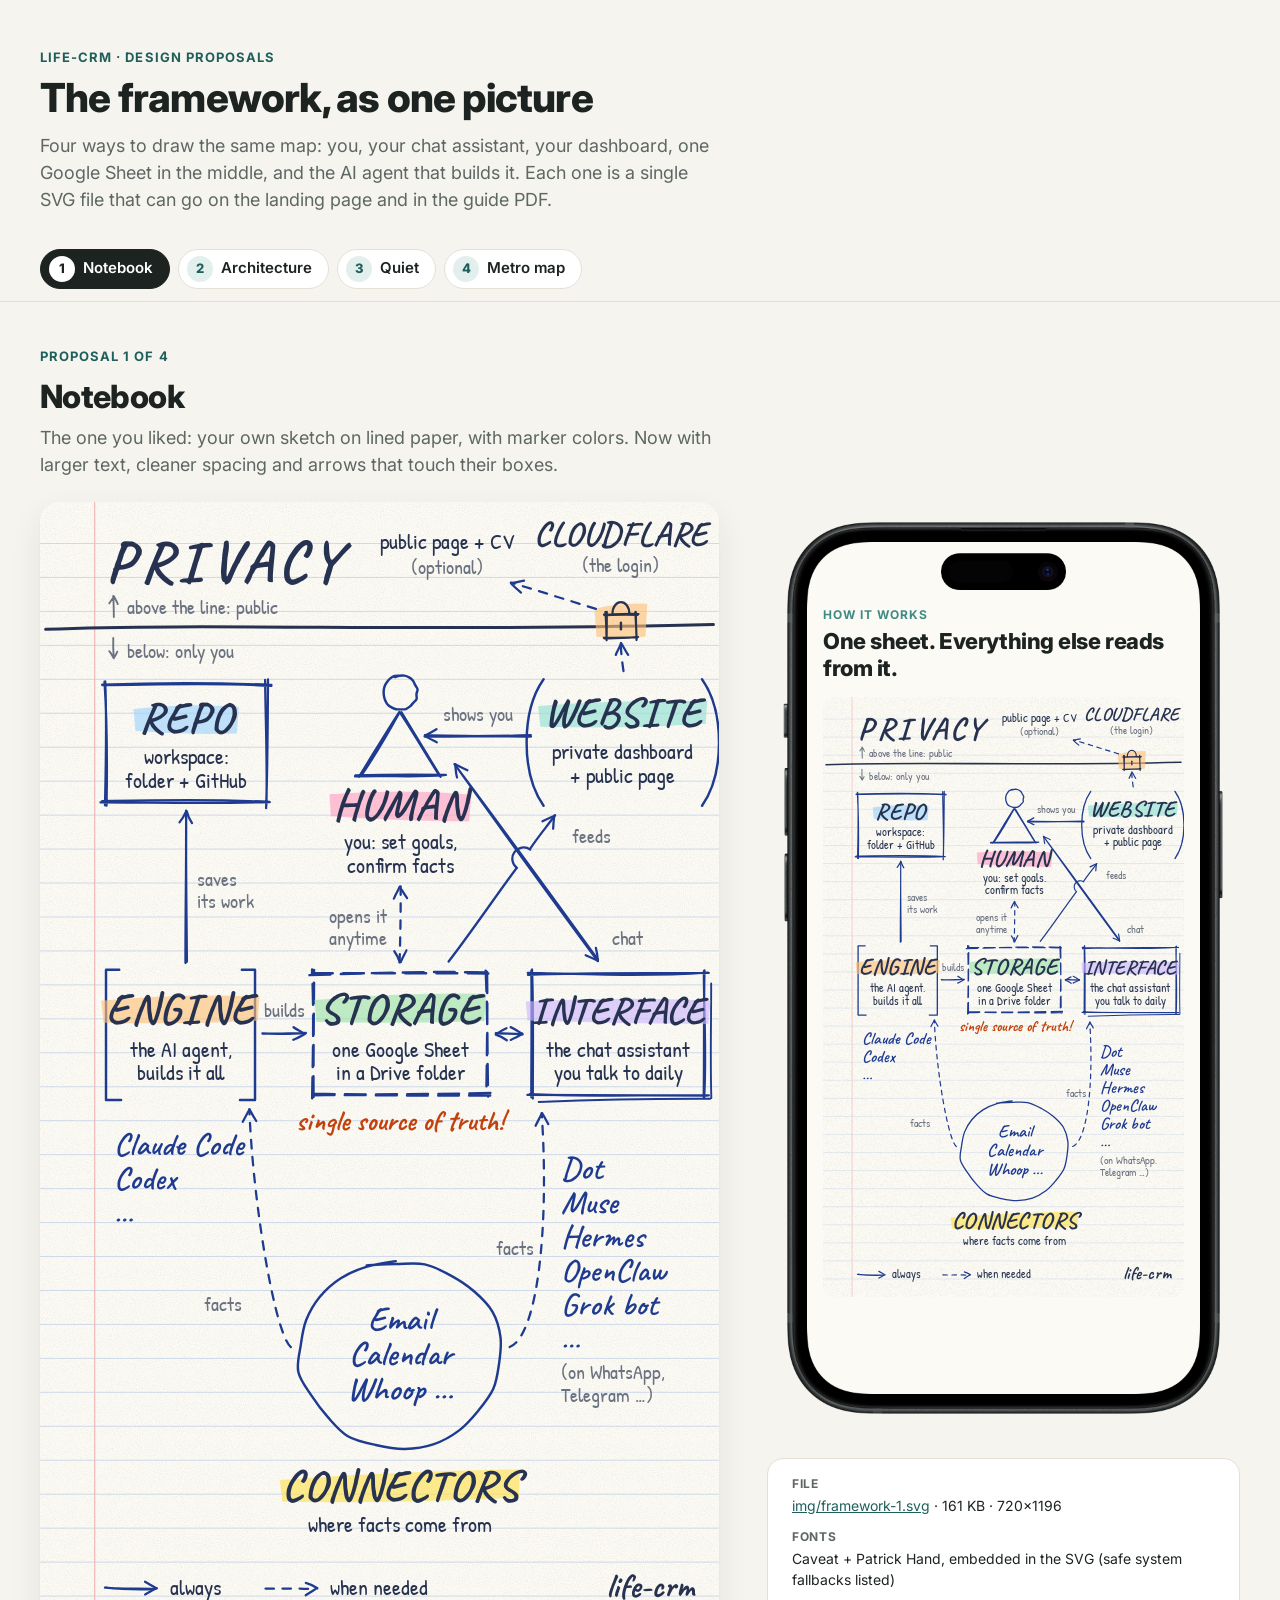
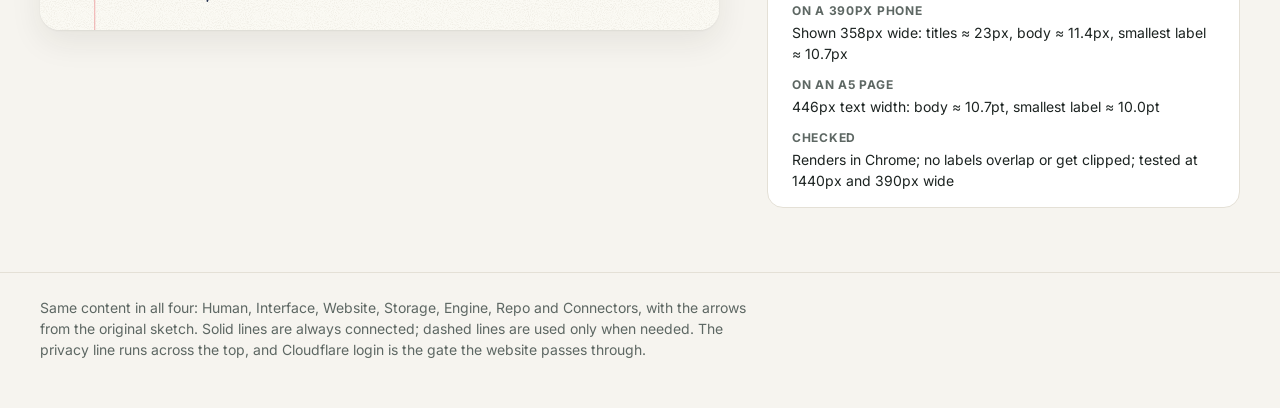
<file: proposals/framework.html>
<!doctype html>
<html lang="en">
<head>
<meta charset="utf-8">
<meta name="viewport" content="width=device-width, initial-scale=1">
<title>life-crm · framework diagram proposals</title>
<link rel="preconnect" href="https://fonts.googleapis.com">
<link rel="preconnect" href="https://fonts.gstatic.com" crossorigin>
<link href="https://fonts.googleapis.com/css2?family=Inter:wght@400;500;600;700;800&display=swap" rel="stylesheet">
<style>
  :root {
    --bg: #f6f4ef; --card: #fff; --ink: #1c2321; --muted: #5d6763; --line: #e4e0d6;
    --teal: #1f5f5b; --teal-soft: #e3efed;
    --s1: 4px; --s2: 8px; --s3: 12px; --s4: 16px; --s5: 24px; --s6: 32px; --s7: 48px; --s8: 64px;
  }
  * { box-sizing: border-box; }
  html { -webkit-text-size-adjust: 100%; }
  body { margin: 0; background: var(--bg); color: var(--ink); font: 400 16px/1.5 Inter, system-ui, -apple-system, "Segoe UI", Roboto, sans-serif; }
  a { color: var(--teal); }
  .wrap { max-width: 1264px; margin: 0 auto; padding: 0 var(--s6); }
  .top { padding-top: var(--s7); padding-bottom: var(--s5); }
  .top .kicker { margin: 0 0 var(--s2); }
  .top h1 { margin: 0; font-size: 40px; line-height: 1.1; letter-spacing: -0.02em; font-weight: 800; }
  .top p.lead { margin: var(--s3) 0 0; max-width: 680px; color: var(--muted); font-size: 18px; }
  .kicker { font-size: 13px; font-weight: 700; letter-spacing: .08em; text-transform: uppercase; color: var(--teal); }

  .bar { position: sticky; top: 0; z-index: 10; background: rgba(246,244,239,.92); backdrop-filter: blur(10px); -webkit-backdrop-filter: blur(10px); border-bottom: 1px solid var(--line); }
  .tabs { display: flex; gap: var(--s2); padding-top: var(--s3); padding-bottom: var(--s3); overflow-x: auto; scrollbar-width: none; }
  .tabs::-webkit-scrollbar { display: none; }
  .tab { flex: 0 0 auto; display: inline-flex; align-items: center; gap: var(--s2); height: 40px; padding: 0 var(--s4) 0 var(--s2); border-radius: 20px; border: 1px solid var(--line); background: var(--card); color: var(--ink); font-weight: 600; font-size: 15px; text-decoration: none; white-space: nowrap; }
  .tab .num { display: inline-grid; place-items: center; width: 26px; height: 26px; border-radius: 13px; background: var(--teal-soft); color: var(--teal); font-size: 13px; font-weight: 800; }
  .tab:hover { border-color: #cfc9bc; }
  .tab[aria-selected="true"] { background: var(--ink); border-color: var(--ink); color: #fff; }
  .tab[aria-selected="true"] .num { background: #fff; color: var(--ink); }
  .tab:focus-visible { outline: 3px solid #7fb4ae; outline-offset: 2px; }

  .prop { padding: var(--s6) 0 var(--s8); }
  .prop-head { max-width: 720px; margin-bottom: var(--s5); }
  .prop-head h2 { margin: var(--s1) 0 var(--s2); font-size: 32px; line-height: 1.15; letter-spacing: -0.02em; font-weight: 800; }
  .prop-head .why { margin: 0; font-size: 18px; color: var(--muted); }
  .prop-body { display: grid; grid-template-columns: minmax(0, 720px) 473px; gap: var(--s7); align-items: start; justify-content: space-between; }
  .stage { margin: 0; background: var(--stage); border-radius: 20px; overflow: hidden; box-shadow: 0 1px 2px rgba(42,36,24,.06), 0 12px 32px rgba(42,36,24,.08); }
  .stage img { display: block; width: 100%; height: auto; }

  .side { display: grid; gap: var(--s5); }
  .phone { position: relative; width: 473px; aspect-ratio: 1419 / 2796; }
  .phone .frame { position: absolute; inset: 0; width: 100%; height: 100%; pointer-events: none; }
  .screen { position: absolute; left: 8.457%; top: 4.328%; width: 83.09%; height: 91.38%; border-radius: 14.2% / 6.55%; overflow: hidden; background: var(--screen); }
  .scroll { height: 100%; overflow-y: auto; padding: 64px 16px 32px; scrollbar-width: none; }
  .scroll::-webkit-scrollbar { display: none; }
  .scroll img { display: block; width: 100%; height: auto; border-radius: 12px; }
  .ph-kicker { margin: 0 0 4px; font-size: 12px; font-weight: 700; letter-spacing: .08em; text-transform: uppercase; color: #3f8a83; }
  .ph-h { margin: 0 0 16px; font-size: 22px; line-height: 1.2; font-weight: 800; letter-spacing: -0.02em; color: #1c2321; }
  .facts { margin: 0; padding: var(--s4) var(--s5); background: var(--card); border: 1px solid var(--line); border-radius: 16px; display: grid; gap: var(--s3); font-size: 14px; }
  .facts div { display: grid; gap: 2px; }
  .facts dt { font-weight: 700; font-size: 12px; letter-spacing: .06em; text-transform: uppercase; color: var(--muted); }
  .facts dd { margin: 0; overflow-wrap: anywhere; }

  .foot { border-top: 1px solid var(--line); color: var(--muted); font-size: 14px; }
  .foot p { margin: 0; max-width: 720px; padding-top: var(--s5); padding-bottom: var(--s7); }

  @media (max-width: 1240px) {
    .prop-body { grid-template-columns: minmax(0, 1fr); }
    .stage { max-width: 720px; }
    .side { grid-template-columns: 473px minmax(0, 1fr); align-items: start; }
  }
  @media (max-width: 760px) {
    .wrap { padding: 0 var(--s4); }
    .tabs { display: grid; grid-template-columns: 1fr 1fr; gap: var(--s2); padding-top: var(--s2); padding-bottom: var(--s2); overflow: visible; }
    .tab { height: 36px; font-size: 14px; padding: 0 var(--s3) 0 6px; min-width: 0; }
    .tab .num { width: 24px; height: 24px; font-size: 12px; }
    .top { padding-top: var(--s6); padding-bottom: var(--s4); }
    .top h1 { font-size: 30px; }
    .top p.lead, .prop-head .why { font-size: 16px; }
    .prop { padding: var(--s5) 0 var(--s7); }
    .prop-head h2 { font-size: 26px; }
    .stage { border-radius: 14px; }
    .side { grid-template-columns: minmax(0, 1fr); }
    .phone { display: none; }
    .facts { padding: var(--s4); }
  }
</style>
</head>
<body>
<div class="wrap top">
  <p class="kicker">life-crm · design proposals</p>
  <h1>The framework, as one picture</h1>
  <p class="lead">Four ways to draw the same map: you, your chat assistant, your dashboard, one Google Sheet in the middle, and the AI agent that builds it. Each one is a single SVG file that can go on the landing page and in the guide PDF.</p>
</div>
<nav class="bar" aria-label="Proposals">
  <div class="wrap tabs" role="tablist"><a class="tab" href="#1" role="tab" aria-controls="p1" id="t1"><span class="num">1</span>Notebook</a><a class="tab" href="#2" role="tab" aria-controls="p2" id="t2"><span class="num">2</span>Architecture</a><a class="tab" href="#3" role="tab" aria-controls="p3" id="t3"><span class="num">3</span>Quiet</a><a class="tab" href="#4" role="tab" aria-controls="p4" id="t4"><span class="num">4</span>Metro map</a></div>
</nav>
<main class="wrap">
  <section class="prop" id="p1" data-n="1" aria-labelledby="h1" hidden>
    <header class="prop-head">
      <p class="kicker">Proposal 1 of 4</p>
      <h2 id="h1">Notebook</h2>
      <p class="why">The one you liked: your own sketch on lined paper, with marker colors. Now with larger text, cleaner spacing and arrows that touch their boxes.</p>
    </header>
    <div class="prop-body">
      <figure class="stage" style="--stage:#fbfaf4">
        <img src="img/framework-1.svg" width="720" height="1196" alt="life-crm framework diagram, notebook style">
      </figure>
      <aside class="side">
        <div class="phone" aria-label="Preview at phone size, 393 pixels wide">
          <div class="screen" style="--screen:#fbfaf4">
            <div class="scroll">
              <p class="ph-kicker">How it works</p>
              <p class="ph-h">One sheet. Everything else reads from it.</p>
              <img src="img/framework-1.svg" width="720" height="1196" alt="">
            </div>
          </div>
          <img class="frame" src="img/iphone-15-black.png" width="1419" height="2796" alt="">
        </div>
        <dl class="facts">
          <div><dt>File</dt><dd><a href="img/framework-1.svg">img/framework-1.svg</a> · 161 KB · 720×1196</dd></div>
          <div><dt>Fonts</dt><dd>Caveat + Patrick Hand, embedded in the SVG (safe system fallbacks listed)</dd></div>
          <div><dt>On a 390px phone</dt><dd>Shown 358px wide: titles ≈ 23px, body ≈ 11.4px, smallest label ≈ 10.7px</dd></div>
          <div><dt>On an A5 page</dt><dd>446px text width: body ≈ 10.7pt, smallest label ≈ 10.0pt</dd></div>
          <div><dt>Checked</dt><dd>Renders in Chrome; no labels overlap or get clipped; tested at 1440px and 390px wide</dd></div>
        </dl>
      </aside>
    </div>
  </section>
  <section class="prop" id="p2" data-n="2" aria-labelledby="h2" hidden>
    <header class="prop-head">
      <p class="kicker">Proposal 2 of 4</p>
      <h2 id="h2">Architecture</h2>
      <p class="why">The standard look engineers know: boxes grouped by account, right-angle arrows with short labels, and a legend. The most exact of the four.</p>
    </header>
    <div class="prop-body">
      <figure class="stage" style="--stage:#ffffff">
        <img src="img/framework-2.svg" width="720" height="1299" alt="life-crm framework diagram, architecture style">
      </figure>
      <aside class="side">
        <div class="phone" aria-label="Preview at phone size, 393 pixels wide">
          <div class="screen" style="--screen:#ffffff">
            <div class="scroll">
              <p class="ph-kicker">How it works</p>
              <p class="ph-h">One sheet. Everything else reads from it.</p>
              <img src="img/framework-2.svg" width="720" height="1299" alt="">
            </div>
          </div>
          <img class="frame" src="img/iphone-15-black.png" width="1419" height="2796" alt="">
        </div>
        <dl class="facts">
          <div><dt>File</dt><dd><a href="img/framework-2.svg">img/framework-2.svg</a> · 111 KB · 720×1299</dd></div>
          <div><dt>Fonts</dt><dd>IBM Plex Sans + IBM Plex Mono, embedded in the SVG (safe system fallbacks listed)</dd></div>
          <div><dt>On a 390px phone</dt><dd>Shown 358px wide: titles ≈ 10px, body ≈ 9.2px, smallest label ≈ 7.2px</dd></div>
          <div><dt>On an A5 page</dt><dd>446px text width: body ≈ 8.6pt, smallest label ≈ 6.7pt</dd></div>
          <div><dt>Checked</dt><dd>Renders in Chrome; no labels overlap or get clipped; tested at 1440px and 390px wide</dd></div>
        </dl>
      </aside>
    </div>
  </section>
  <section class="prop" id="p3" data-n="3" aria-labelledby="h3" hidden>
    <header class="prop-head">
      <p class="kicker">Proposal 3 of 4</p>
      <h2 id="h3">Quiet</h2>
      <p class="why">Matches the Quiet landing page: white space, soft grey tiles, thin lines, and one blue card for the sheet. Very little text.</p>
    </header>
    <div class="prop-body">
      <figure class="stage" style="--stage:#ffffff">
        <img src="img/framework-3.svg" width="720" height="1174" alt="life-crm framework diagram, quiet style">
      </figure>
      <aside class="side">
        <div class="phone" aria-label="Preview at phone size, 393 pixels wide">
          <div class="screen" style="--screen:#ffffff">
            <div class="scroll">
              <p class="ph-kicker">How it works</p>
              <p class="ph-h">One sheet. Everything else reads from it.</p>
              <img src="img/framework-3.svg" width="720" height="1174" alt="">
            </div>
          </div>
          <img class="frame" src="img/iphone-15-black.png" width="1419" height="2796" alt="">
        </div>
        <dl class="facts">
          <div><dt>File</dt><dd><a href="img/framework-3.svg">img/framework-3.svg</a> · 96 KB · 720×1174</dd></div>
          <div><dt>Fonts</dt><dd>Inter, embedded in the SVG (safe system fallbacks listed)</dd></div>
          <div><dt>On a 390px phone</dt><dd>Shown 358px wide: titles ≈ 12px, body ≈ 8.9px, smallest label ≈ 8.0px</dd></div>
          <div><dt>On an A5 page</dt><dd>446px text width: body ≈ 8.4pt, smallest label ≈ 7.4pt</dd></div>
          <div><dt>Checked</dt><dd>Renders in Chrome; no labels overlap or get clipped; tested at 1440px and 390px wide</dd></div>
        </dl>
      </aside>
    </div>
  </section>
  <section class="prop" id="p4" data-n="4" aria-labelledby="h4" hidden>
    <header class="prop-head">
      <p class="kicker">Proposal 4 of 4</p>
      <h2 id="h4">Metro map</h2>
      <p class="why">Three lines (build, daily, publish) meet at the sheet. Everyone can read a metro map, and the privacy line becomes a fare zone with Cloudflare as the gate.</p>
    </header>
    <div class="prop-body">
      <figure class="stage" style="--stage:#ffffff">
        <img src="img/framework-4.svg" width="720" height="1334" alt="life-crm framework diagram, metro map style">
      </figure>
      <aside class="side">
        <div class="phone" aria-label="Preview at phone size, 393 pixels wide">
          <div class="screen" style="--screen:#ffffff">
            <div class="scroll">
              <p class="ph-kicker">How it works</p>
              <p class="ph-h">One sheet. Everything else reads from it.</p>
              <img src="img/framework-4.svg" width="720" height="1334" alt="">
            </div>
          </div>
          <img class="frame" src="img/iphone-15-black.png" width="1419" height="2796" alt="">
        </div>
        <dl class="facts">
          <div><dt>File</dt><dd><a href="img/framework-4.svg">img/framework-4.svg</a> · 60 KB · 720×1334</dd></div>
          <div><dt>Fonts</dt><dd>Overpass, embedded in the SVG (safe system fallbacks listed)</dd></div>
          <div><dt>On a 390px phone</dt><dd>Shown 358px wide: titles ≈ 11px, body ≈ 8.9px, smallest label ≈ 8.0px</dd></div>
          <div><dt>On an A5 page</dt><dd>446px text width: body ≈ 8.4pt, smallest label ≈ 7.4pt</dd></div>
          <div><dt>Checked</dt><dd>Renders in Chrome; no labels overlap or get clipped; tested at 1440px and 390px wide</dd></div>
        </dl>
      </aside>
    </div>
  </section>
</main>
<footer class="foot"><div class="wrap">
  <p>Same content in all four: Human, Interface, Website, Storage, Engine, Repo and Connectors, with the arrows from the original sketch. Solid lines are always connected; dashed lines are used only when needed. The privacy line runs across the top, and Cloudflare login is the gate the website passes through.</p>
</div></footer>
<script>
  (function () {
    var tabs = Array.prototype.slice.call(document.querySelectorAll(".tab"));
    var props = Array.prototype.slice.call(document.querySelectorAll(".prop"));
    function show() {
      var n = parseInt((location.hash || "#1").slice(1), 10);
      if (!(n >= 1 && n <= props.length)) n = 1;
      props.forEach(function (p, i) { p.hidden = i !== n - 1; });
      tabs.forEach(function (t, i) {
        var on = i === n - 1;
        t.setAttribute("aria-selected", on ? "true" : "false");
        t.tabIndex = on ? 0 : -1;
        if (on) { var bar = t.parentNode, l = t.offsetLeft - bar.offsetLeft; if (l < bar.scrollLeft || l + t.offsetWidth > bar.scrollLeft + bar.clientWidth) bar.scrollLeft = l - 16; }
      });
    }
    window.addEventListener("hashchange", show);
    document.querySelector(".tabs").addEventListener("keydown", function (e) {
      var i = tabs.indexOf(document.activeElement);
      if (i < 0) return;
      var j = e.key === "ArrowRight" ? (i + 1) % tabs.length : e.key === "ArrowLeft" ? (i + tabs.length - 1) % tabs.length : -1;
      if (j < 0) return;
      e.preventDefault();
      location.hash = "#" + (j + 1);
      tabs[j].focus();
    });
    show();
  })();
</script>
</body>
</html>
</file>
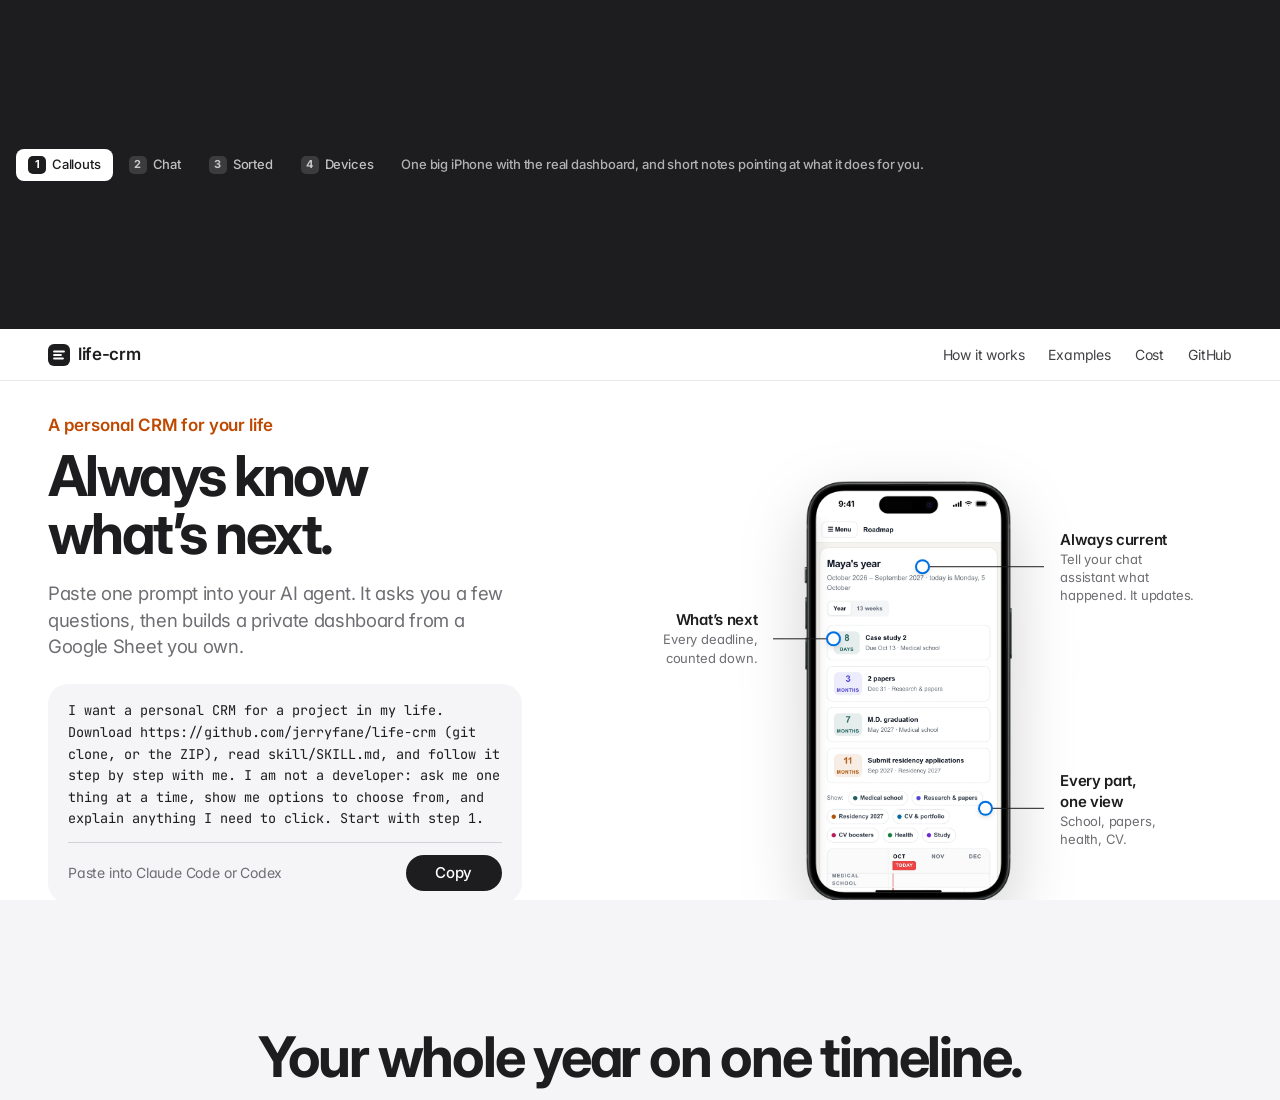
<file: proposals/hero.html>
<!doctype html>
<html lang="en">
<head>
<meta charset="utf-8">
<meta name="viewport" content="width=device-width, initial-scale=1, viewport-fit=cover">
<meta name="color-scheme" content="light only">
<title>life-crm · hero proposals</title>
<link rel="preconnect" href="https://fonts.googleapis.com">
<link rel="preconnect" href="https://fonts.gstatic.com" crossorigin>
<link rel="stylesheet" href="https://fonts.googleapis.com/css2?family=Inter:wght@400;500;600;700&family=JetBrains+Mono:wght@400;500&display=swap">
<style>
:root {
  --i-frame: url("[data-uri]");
  --i-phone: url("[data-uri]");
  --i-lap: url("[data-uri]");
}
/* spacing 8 · 16 · 24 · 32 · 48 · 64 (4 for nudges) · radii 12 / 20 / pill */
:root {
  --t: #1d1d1f; --m: #6e6e73; --m2: #424245; --alt: #f5f5f7; --hair: #e8e8ed; --line: #d2d2d7;
  --blue: #0071e3; --blue-h: #0077ed; --link: #0066cc; --accent: #bf4800; --ok: #1a7f37;
  --pad-x: clamp(20px, 4vw, 48px); --nav-h: 52px; --sw-h: 48px;
  --sans: Inter, -apple-system, BlinkMacSystemFont, "Segoe UI", Roboto, system-ui, sans-serif;
  --mono: "JetBrains Mono", ui-monospace, SFMono-Regular, Menlo, Consolas, monospace;
  --vh: calc(100svh - var(--sw-h));
}
*, *::before, *::after { box-sizing: border-box; }
html { -webkit-text-size-adjust: 100%; }
body { margin: 0; background: #fff; color: var(--t); font: 400 17px/1.5 var(--sans); letter-spacing: -.011em; font-feature-settings: "cv11", "ss01";
  -webkit-font-smoothing: antialiased; -moz-osx-font-smoothing: grayscale; }
h1, h2, h3, p, ol, ul { margin: 0; }
ol, ul { padding: 0; list-style: none; }
h1, h2 { text-wrap: balance; }
p { text-wrap: pretty; }
a { color: inherit; }
button { font: inherit; letter-spacing: inherit; cursor: pointer; }
:focus-visible { outline: 2px solid var(--blue); outline-offset: 3px; border-radius: 8px; }
.btn:focus-visible, .copy:focus-visible, .pill:focus-visible { border-radius: 999px; }

/* ── review switcher (not part of the design) ── */
.sw { position: sticky; top: 0; z-index: 50; background: #1d1d1f; color: #fff; font: 500 13px/1.35 var(--sans); }
.sw-in { display: flex; align-items: center; gap: 4px 16px; min-height: var(--sw-h); max-width: 1440px; margin: 0 auto; padding: 0 16px; }
.sw-b { display: flex; gap: 4px; }
.sw-b a { display: inline-flex; align-items: center; gap: 6px; height: 32px; padding: 0 12px; border-radius: 8px; color: rgba(255, 255, 255, .72); text-decoration: none; white-space: nowrap; }
.sw-b a b { display: inline-grid; place-items: center; width: 18px; height: 18px; border-radius: 5px; background: rgba(255, 255, 255, .14); font-size: 11px; }
.sw-b a:hover { color: #fff; }
.sw-b a.on { background: #fff; color: var(--t); }
.sw-b a.on b { background: var(--t); color: #fff; }
.sw-r { flex: 1; min-width: 0; color: rgba(255, 255, 255, .66); overflow: hidden; white-space: nowrap; text-overflow: ellipsis; }
.prop { display: none; }
.prop.on { display: block; }

/* ── shared pieces ── */
.hero { display: flex; flex-direction: column; height: max(560px, var(--vh)); overflow: hidden; }
.pnav { flex: none; height: var(--nav-h); border-bottom: 1px solid var(--hair); }
.pnav-in { display: flex; align-items: center; justify-content: space-between; height: 100%; max-width: 1344px; margin: 0 auto; padding: 0 var(--pad-x); }
.logo { display: inline-flex; align-items: center; gap: 8px; min-height: 44px; font-size: 17px; font-weight: 600; letter-spacing: -.02em; text-decoration: none; }
.logo svg { width: 22px; height: 22px; }
.pnav nav { display: flex; margin-right: -12px; }
.pnav nav a { display: inline-flex; align-items: center; min-height: 44px; padding: 0 12px; font-size: 14px; color: var(--m2); text-decoration: none; }
.pnav nav a:hover { color: var(--t); }

.eyebrow { font-size: 17px; font-weight: 600; letter-spacing: -.01em; color: var(--accent); }
.h1 { font-weight: 700; letter-spacing: -.045em; line-height: 1.04; }
.sub { color: var(--m); letter-spacing: -.017em; line-height: 1.45; }
.btn { display: inline-flex; align-items: center; justify-content: center; gap: 8px; height: 44px; padding: 0 22px; border: 0; border-radius: 999px;
  background: var(--blue); color: #fff; font-size: 17px; font-weight: 500; text-decoration: none; white-space: nowrap; transition: background-color .2s; }
.btn:hover { background: var(--blue-h); }
.more { display: inline-flex; align-items: center; min-height: 44px; color: var(--link); font-size: 17px; text-decoration: none; white-space: nowrap; }
.more::after { content: "\00a0›"; }
.more:hover { text-decoration: underline; text-underline-offset: 3px; }
.cta { display: flex; flex-wrap: wrap; align-items: center; gap: 8px 32px; }

.prompt { border-radius: 20px; background: var(--alt); padding: 16px 20px 12px; text-align: left; }
.prompt p, .mono { font: 400 13.5px/1.6 var(--mono); letter-spacing: 0; overflow-wrap: break-word; }
.prompt-f { display: flex; align-items: center; justify-content: space-between; gap: 16px; margin-top: 12px; padding-top: 12px; border-top: 1px solid var(--line); }
.prompt-f span { font-size: 14px; line-height: 1.3; color: var(--m); }
.copy { flex: none; display: inline-flex; align-items: center; justify-content: center; gap: 8px; min-width: 96px; height: 36px; padding: 0 16px; border: 0; border-radius: 999px;
  background: var(--t); color: #fff; font-size: 15px; font-weight: 500; transition: background-color .2s; position: relative; }
.copy::before { content: ""; position: absolute; inset: -4px; }
.copy:hover { background: #000; }
.copy.ok, .pill.ok { background: var(--ok); }

/* iPhone 15: screenshot under the frame, 6 px (of 1419) bigger than the screen hole on every side */
.iph { position: relative; aspect-ratio: 1419 / 2796; }
.iph i { position: absolute; display: block; }
.iph-s { left: 8.0338%; top: 4.1130%; width: 83.932%; height: 91.810%; border-radius: 14.526% / 6.739%; background: #fff var(--i-phone) center top / cover no-repeat; }
.iph-f { inset: 0; background: var(--i-frame) 0 0 / 100% 100% no-repeat; }

.next { height: 200px; overflow: hidden; background: var(--alt); padding: 128px var(--pad-x) 0; text-align: center; }
.next h2 { font-size: clamp(32px, 4.4vw, 56px); line-height: 1.07; font-weight: 700; letter-spacing: -.04em; }
.next p { max-width: 32em; margin: 16px auto 0; font-size: clamp(19px, 1.7vw, 21px); line-height: 1.43; color: var(--m); }

/* ═════════ 1 · CALLOUTS ═════════ */
.x1 .in { flex: 1; min-height: 0; display: grid; grid-template-columns: minmax(0, clamp(28rem, 37vw, 34rem)) minmax(0, 1fr); gap: clamp(40px, 5vw, 80px); align-items: center;
  width: 100%; max-width: 1344px; margin: 0 auto; padding: 32px var(--pad-x); }
.x1 .h1 { margin-top: 8px; font-size: clamp(40px, min(4.4vw, 7.6svh), 68px); }
.x1 .sub { margin-top: 16px; font-size: clamp(17px, min(1.45vw, 2.6svh), 20px); max-width: 30em; }
.x1 .prompt { margin-top: 24px; }
.x1 .cta { margin-top: 24px; }
.x1 .stage { display: grid; place-items: center; height: 100%; min-height: 0; }
.x1 .ph { position: relative; width: min(380px, calc((var(--vh) - var(--nav-h) - 80px) / 1.9704)); }
.x1 .iph { filter: drop-shadow(0 24px 32px rgba(0, 0, 0, .18)); }
.co { position: absolute; top: var(--y); display: flex; align-items: center; transform: translateY(-50%); }
.co i { position: relative; flex: 1; height: 1px; background: var(--t); }
.co i::after { content: ""; position: absolute; top: -5px; width: 11px; height: 11px; border-radius: 50%; background: #fff; box-shadow: 0 0 0 2px var(--blue), 0 2px 6px rgba(0, 0, 0, .25); }
.co span { flex: none; width: 152px; font-size: 13px; line-height: 1.4; color: var(--m); }
.co span b { display: block; font-size: 15px; font-weight: 600; letter-spacing: -.02em; color: var(--t); }
.co.l { right: calc(100% - var(--x)); width: calc(var(--x) + 176px); flex-direction: row-reverse; }
.co.l span { padding-right: 16px; text-align: right; }
.co.l i::after { right: -5px; }
.co.r { left: var(--x); width: calc(100% - var(--x) + 176px); }
.co.r span { padding-left: 16px; }
.co.r i::after { left: -5px; }
.x1 .cap { position: absolute; left: 50%; top: 100%; transform: translateX(-50%); margin-top: 12px; white-space: nowrap; font-size: 13px; color: var(--m); }

/* ═════════ 2 · CONVERSATION ═════════ */
.x2 .in { flex: 1; min-height: 0; display: flex; flex-direction: column; gap: clamp(24px, 4svh, 48px); width: 100%; max-width: 1248px; margin: 0 auto; padding: clamp(24px, 4.5svh, 48px) var(--pad-x) clamp(24px, 4.5svh, 48px); }
.x2 .head { display: grid; grid-template-columns: max-content minmax(0, 1fr); gap: 16px 64px; align-items: end; }
.x2 .h1 { font-size: clamp(40px, min(4vw, 8svh), 64px); }
.x2 .h1 span { display: block; }
.x2 .sub { font-size: clamp(17px, 1.45vw, 19px); }
.x2 .cta { margin-top: 16px; gap: 8px 24px; }
.x2 .duo { flex: 1; min-height: 0; display: flex; align-items: stretch; gap: 24px; container-type: size; }
.chat { flex: 1; min-width: 0; display: flex; flex-direction: column; overflow: hidden; border-radius: 20px; background: var(--alt); }
.chat-h { flex: none; display: flex; align-items: center; gap: 8px; height: 40px; padding: 0 16px; border-bottom: 1px solid var(--hair); }
.chat-h i { width: 12px; height: 12px; border-radius: 50%; background: #ff5f57; }
.chat-h i:nth-child(2) { background: #febc2e; }
.chat-h i:nth-child(3) { background: #28c840; }
.chat-h span { flex: 1; margin-right: 52px; text-align: center; font-size: 13px; font-weight: 500; color: var(--m); white-space: nowrap; overflow: hidden; text-overflow: ellipsis; }
.chat-b { position: relative; flex: 1; min-height: 0; display: flex; flex-direction: column; gap: 16px; padding: 24px; overflow: hidden; }
.chat-b::after { content: ""; position: absolute; left: 0; right: 0; bottom: 0; height: 32px; background: linear-gradient(rgba(245, 245, 247, 0), var(--alt)); pointer-events: none; }
.msg { font-size: 15px; line-height: 1.5; }
.msg.me { align-self: flex-end; width: min(100%, 640px); padding: 16px 20px 12px; border-radius: 18px 18px 6px 18px; background: #fff; box-shadow: 0 1px 2px rgba(0, 0, 0, .06), 0 0 0 1px var(--hair); }
.msg.ai { align-self: flex-start; display: grid; grid-template-columns: 28px minmax(0, 1fr); gap: 12px; max-width: 560px; }
.ava { display: grid; place-items: center; width: 28px; height: 28px; border-radius: 50%; background: var(--t); color: #fff; }
.ava svg { width: 14px; height: 14px; }
.msg.ai p { padding-top: 2px; }
.chips { display: flex; flex-wrap: wrap; gap: 8px; margin-top: 8px; }
.chips span { display: inline-flex; align-items: center; height: 32px; padding: 0 14px; border-radius: 999px; background: #fff; box-shadow: inset 0 0 0 1px var(--line); font-size: 14px; }
.chips span.on { background: var(--t); color: #fff; box-shadow: none; }
.x2 .after { flex: none; display: flex; align-items: center; gap: 24px; }
.arrow { display: grid; place-items: center; width: 40px; height: 40px; border-radius: 50%; background: var(--alt); color: var(--t); }
.arrow svg { width: 18px; height: 18px; }
.x2 .phc { display: flex; flex-direction: column; align-items: center; gap: 8px; height: 100cqh; }
.x2 .iph { height: calc(100cqh - 28px); filter: drop-shadow(0 16px 24px rgba(0, 0, 0, .16)); }
.x2 .phc small { font-size: 13px; line-height: 20px; color: var(--m); white-space: nowrap; }

/* ═════════ 3 · SORTED ═════════ */
.x3 .in { flex: 1; min-height: 0; display: grid; grid-template-columns: minmax(0, 1fr) minmax(0, clamp(26rem, 34vw, 32rem)); gap: clamp(40px, 5vw, 80px); align-items: center;
  width: 100%; max-width: 1344px; margin: 0 auto; padding: 32px var(--pad-x); }
.x3 .txt { order: 2; }
.x3 .h1 { margin-top: 8px; font-size: clamp(40px, min(4.4vw, 7.6svh), 68px); }
.x3 .sub { margin-top: 16px; font-size: clamp(17px, min(1.45vw, 2.6svh), 20px); }
.x3 .prompt { margin-top: 24px; }
.x3 .cta { margin-top: 24px; }
.x3 .stage { order: 1; position: relative; height: 100%; min-height: 0; container-type: size; }
.sheet { position: absolute; left: 36%; top: 50%; width: min(520px, 70cqw); transform: translate(-50%, -50%); overflow: hidden; border-radius: 12px; background: #fff;
  box-shadow: 0 0 0 1px var(--hair), 0 24px 48px -24px rgba(0, 0, 0, .28); font-size: 13px; line-height: 1.3; z-index: 2; }
.sheet-h { display: flex; align-items: center; gap: 8px; height: 40px; padding: 0 16px; border-bottom: 1px solid var(--hair); font-weight: 600; font-size: 13px; }
.sheet-h svg { width: 18px; height: 18px; flex: none; }
.sheet-h small { margin-left: auto; font-weight: 400; color: var(--m); }
.grid { display: grid; grid-template-columns: 28px 80px minmax(0, 1fr) 112px 84px; }
.grid > span, .grid .row > span { display: flex; align-items: center; min-width: 0; height: 36px; padding: 0 8px; border-right: 1px solid #f0f0f3; border-bottom: 1px solid #f0f0f3; white-space: nowrap; overflow: hidden; text-overflow: ellipsis; }
.grid .row:last-child > span { border-bottom: 0; }
.grid .rn, .grid .ch { justify-content: center; background: #f8f8fa; color: #8e8e93; font-size: 11px; }
.grid .ch { height: 22px; }
.grid .hd { font-weight: 600; }
.grid .row { display: contents; }
.st { display: inline-flex; align-items: center; height: 20px; padding: 0 8px; border-radius: 999px; font-size: 11px; font-weight: 600; font-style: normal; }
.st.a { background: #fde7e7; color: #b42318; } .st.b { background: #fff1d6; color: #9a5b00; } .st.c { background: #e3f4e8; color: #1a7f37; } .st.d { background: #e8eefc; color: #2353c9; } .st.e { background: #f0f0f3; color: var(--m2); }
.bit { position: absolute; z-index: 3; left: var(--l); top: var(--t0); width: 168px; padding: 12px; border-radius: 12px; background: #fff; font-size: 12px; line-height: 1.4;
  box-shadow: 0 0 0 1px var(--hair), 0 12px 24px -12px rgba(0, 0, 0, .3); transform: rotate(var(--r)); }
.bit b { display: block; font-weight: 600; color: var(--t); }
.bit .k { display: flex; align-items: center; gap: 6px; margin-bottom: 4px; font-size: 11px; font-weight: 600; color: var(--m); }
.bit .k em { font-style: normal; display: inline-grid; place-items: center; height: 16px; padding: 0 4px; border-radius: 4px; background: #e8eefc; color: #2353c9; font-size: 9px; letter-spacing: .02em; }
.bit.pdf .k em { background: #fde7e7; color: #b42318; }
.bit.note { background: #fff4a8; box-shadow: 0 12px 24px -12px rgba(0, 0, 0, .3); font-size: 14px; font-weight: 600; width: 128px; padding: 16px 14px; }
.bit.cal { width: 140px; display: grid; grid-template-columns: 40px 1fr; gap: 10px; align-items: center; }
.bit.cal .d { display: grid; place-items: center; height: 44px; border-radius: 8px; background: var(--alt); font-size: 10px; font-weight: 700; line-height: 1.15; text-align: center; color: #b42318; }
.bit.cal .d strong { display: block; font-size: 17px; color: var(--t); }
.bit.sms { width: 176px; border-radius: 16px 16px 16px 4px; background: #e9e9eb; box-shadow: 0 12px 24px -12px rgba(0, 0, 0, .25); }
.x3 .cap { position: absolute; left: 0; right: 0; bottom: 0; text-align: center; font-size: 13px; color: var(--m); }
.x3 .mini { position: absolute; z-index: 2; right: 0; top: 50%; width: min(176px, 24cqw); transform: translateY(-50%); filter: drop-shadow(0 16px 24px rgba(0, 0, 0, .2)); }
@media (prefers-reduced-motion: no-preference) {
  .bit { animation: fly 10s var(--d) infinite both; }
  .grid .row > span:not(.rn) { animation: fill 10s var(--d) infinite both; }
}
@keyframes fly {
  0%, 14% { transform: rotate(var(--r)); opacity: 1; }
  30%, 84% { transform: translate(calc(var(--tx) * 1cqw), calc(var(--ty) * 1cqh)) scale(.25) rotate(0deg); opacity: 0; }
  98%, 100% { transform: rotate(var(--r)); opacity: 1; }
}
@keyframes fill {
  0%, 22% { color: transparent; background: #fff; }
  28% { color: inherit; background: #fff6c2; }
  44%, 84% { color: inherit; background: #fff; }
  94%, 100% { color: transparent; background: #fff; }
}
.grid .row > span .st { transition: none; }
@media (prefers-reduced-motion: no-preference) { .grid .row > span .st { animation: fillst 10s var(--d) infinite both; } }
@keyframes fillst { 0%, 22% { opacity: 0; } 28%, 84% { opacity: 1; } 94%, 100% { opacity: 0; } }

/* ═════════ 4 · DEVICES ═════════ */
.x4 .in { flex: 1; min-height: 0; display: flex; flex-direction: column; align-items: center; width: 100%; padding: clamp(24px, 5svh, 56px) var(--pad-x) clamp(24px, 4svh, 40px); text-align: center; }
.x4 .h1 { margin-top: 8px; font-size: clamp(40px, min(5vw, 8svh), 76px); }
.x4 .sub { max-width: 34em; margin-top: 16px; font-size: clamp(17px, min(1.5vw, 2.6svh), 21px); }
.x4 .cta { position: relative; justify-content: center; gap: 12px 16px; margin-top: 24px; }
.pill { display: inline-flex; align-items: center; justify-content: center; gap: 8px; height: 44px; min-width: 196px; padding: 0 20px; border: 0; border-radius: 999px; background: var(--t); color: #fff;
  font-size: 17px; font-weight: 500; transition: background-color .2s; }
.pill:hover { background: #000; }
.pill svg { width: 16px; height: 16px; flex: none; }
.x4 .peek { display: flex; flex-wrap: wrap; justify-content: center; align-items: center; gap: 0 4px; margin-top: 8px; font-size: 14px; color: var(--m); }
.x4 .peek button { min-height: 32px; padding: 0 4px; border: 0; background: none; color: var(--link); font-size: 14px; }
.x4 .peek button:hover { text-decoration: underline; text-underline-offset: 3px; }
.pop { position: absolute; z-index: 5; left: 50%; top: calc(100% + 48px); width: min(560px, calc(100vw - 2 * var(--pad-x))); transform: translateX(-50%); padding: 20px 20px 16px; border-radius: 20px;
  background: #fff; box-shadow: 0 0 0 1px var(--hair), 0 24px 64px -16px rgba(0, 0, 0, .3); text-align: left; }
.pop[hidden] { display: none; }
.x4 .stage { flex: 1; min-height: 0; width: 100%; margin-top: clamp(24px, 4svh, 48px); container-type: size; }
.devs { position: relative; height: 100%; width: min(calc((100cqh - 40px) * 1.6 + 2px), 78cqw); margin: 0 auto; }
.bw { height: 100%; overflow: hidden; border-radius: 12px; background: #fff; box-shadow: 0 0 0 1px var(--hair), 0 24px 48px -24px rgba(0, 0, 0, .28); }
.bw-bar { display: flex; align-items: center; gap: 8px; height: 40px; padding: 0 16px; background: #f3f3f5; border-bottom: 1px solid var(--hair); }
.bw-bar i { flex: none; width: 12px; height: 12px; border-radius: 50%; background: #ff5f57; }
.bw-bar i:nth-child(2) { background: #febc2e; }
.bw-bar i:nth-child(3) { background: #28c840; }
.bw-u { flex: 1; min-width: 0; display: flex; justify-content: center; margin-right: 52px; }
.bw-u span { overflow: hidden; text-overflow: ellipsis; white-space: nowrap; padding: 4px 16px; border-radius: 8px; background: #fff; color: var(--m); font-size: 12px; line-height: 16px; }
.bw-img { height: calc(100% - 40px); background: #fff var(--i-lap) left top / 100% auto no-repeat; }
.x4 .iph { position: absolute; right: -10%; bottom: 0; height: 82%; filter: drop-shadow(0 16px 24px rgba(0, 0, 0, .22)); }

/* ── short laptop screens ── */
@media (min-width: 961px) and (max-height: 800px) {
  .eyebrow { display: none; }
  .x1 .h1, .x3 .h1, .x4 .h1 { margin-top: 0; }
}

/* ── tablet ── */
@media (max-width: 1100px) { .co { display: none; } .sw-r { display: none; } }
@media (max-width: 960px) {
  .hero { height: auto; min-height: var(--vh); }
  .x1 .in, .x3 .in { grid-template-columns: minmax(0, 1fr); max-width: 640px; gap: 40px; padding-bottom: 0; }
  .x1 .stage { height: auto; }
  .x1 .ph { width: min(300px, 70vw); }
  .x1 .cap { display: none; }
  .x2 .head { grid-template-columns: minmax(0, 1fr); }
  .x2 .duo { flex: none; height: 520px; }
  .x3 .txt { order: 0; }
  .x3 .stage { height: 420px; }
  .x4 .stage { flex: none; height: 420px; }
}

/* ── phone ── */
@media (max-width: 640px) {
  :root { --nav-h: 48px; }
  .sw-in { flex-wrap: wrap; padding: 6px 8px 8px; }
  .sw-b { flex: 1 1 100%; }
  .sw-b a { flex: 1; justify-content: center; padding: 0 4px; gap: 4px; height: 36px; }
  .sw-r { display: block; flex-basis: 100%; padding: 0 4px; white-space: normal; font-size: 12px; }
  .pnav nav a:not(:last-child) { display: none; }
  .eyebrow { display: none; }
  .h1 { font-size: clamp(32px, 9vw, 40px) !important; line-height: 1.06; letter-spacing: -.04em; margin-top: 0 !important; }
  .sub { font-size: 16px !important; margin-top: 12px; }
  .prompt { padding: 16px 16px 12px; border-radius: 18px; }
  .prompt p, .mono { font-size: 13px; line-height: 1.55; }
  .prompt-f span { font-size: 13px; }
  .copy { height: 44px; min-width: 88px; }
  .copy::before { display: none; }
  .x1 .in, .x3 .in { padding-top: 24px; gap: 32px; }
  .x1 .prompt, .x3 .prompt { margin-top: 20px; }
  .x1 .cta, .x3 .cta { margin-top: 16px; gap: 8px 20px; }
  .x1 .ph { width: min(76vw, 300px); }
  .x2 .in { padding-top: 24px; gap: 24px; }
  .x2 .cta { gap: 8px 20px; }
  .x2 .head { grid-template-columns: minmax(0, 1fr); }
  .x2 .h1 span { display: inline; }
  .chat-h span { margin-right: 0; }
  .x2 .duo { height: auto; container-type: normal; }
  .x2 .after { display: none; }
  .chat-b { padding: 16px; }
  .chat-b::after { display: none; }
  .msg.me { padding: 16px 16px 12px; }
  .msg.ai ~ .msg.ai { display: none; }
  .x3 .stage { height: 340px; margin: 0 calc(-1 * var(--pad-x)); }
  .x3 .sheet { top: calc(50% + 48px); left: 50%; width: 88cqw; }
  .x3 .mini { display: none; }
  .bit { transform: rotate(var(--r)) scale(.78); transform-origin: top left; }
  .x4 .in { padding-top: 32px; }
  .x4 .cta { flex-direction: column; align-items: stretch; width: 100%; max-width: 320px; gap: 8px; }
  .x4 .cta .more { justify-content: center; }
  .x4 .stage { height: 260px; margin-top: 32px; }
  .devs { width: 100%; height: 300px; }
  .x4 .iph { right: -4%; height: 92%; }
  .next { padding-top: 80px; }
}
@media (max-width: 640px) and (prefers-reduced-motion: no-preference) {
  @keyframes fly {
    0%, 14% { transform: rotate(var(--r)) scale(.78); opacity: 1; }
    30%, 84% { transform: translate(calc(var(--tx) * 1cqw), calc(var(--ty) * 1cqh)) scale(.2) rotate(0deg); opacity: 0; }
    98%, 100% { transform: rotate(var(--r)) scale(.78); opacity: 1; }
  }
}
@media (max-width: 400px) { .grid { grid-template-columns: 24px 64px minmax(0, 1fr) 80px; } .grid .pt { display: none; } }
</style>
</head>
<body>

<nav class="sw" aria-label="Hero proposals">
  <div class="sw-in">
    <div class="sw-b">
      <a href="#1"><b>1</b>Callouts</a>
      <a href="#2"><b>2</b>Chat</a>
      <a href="#3"><b>3</b>Sorted</a>
      <a href="#4"><b>4</b>Devices</a>
    </div>
    <p class="sw-r" id="sw-r"></p>
  </div>
</nav>

<!-- ═════════ 1 · CALLOUTS ═════════ -->
<section class="prop x1" id="p1" data-why="One big iPhone with the real dashboard, and short notes pointing at what it does for you.">
  <div class="hero">
    <header class="pnav"><div class="pnav-in">
      <a class="logo" href="https://life-crm.jerryfane.com/"><svg viewBox="0 0 22 22" aria-hidden="true"><rect width="22" height="22" rx="6" fill="#1d1d1f"/><path d="M6 7.5h10M6 11h7M6 14.5h9" stroke="#fff" stroke-width="1.8" stroke-linecap="round"/></svg>life-crm</a>
      <nav aria-label="Main"><a href="#how">How it works</a><a href="#examples">Examples</a><a href="#cost">Cost</a><a href="https://github.com/jerryfane/life-crm">GitHub</a></nav>
    </div></header>
    <div class="in">
      <div>
        <p class="eyebrow">A personal CRM for your life</p>
        <h1 class="h1">Always know what’s next.</h1>
        <p class="sub">Paste one prompt into your AI agent. It asks you a few questions, then builds a private dashboard from a Google Sheet you own.</p>
        <div class="prompt" data-prompt-box>
          <p data-prompt>I want a personal CRM for a project in my life. Download https://github.com/jerryfane/life-crm (git clone, or the ZIP), read skill/SKILL.md, and follow it step by step with me. I am not a developer: ask me one thing at a time, show me options to choose from, and explain anything I need to click. Start with step 1.</p>
          <div class="prompt-f"><span>Paste into Claude Code or Codex</span><button class="copy" type="button" data-copy>Copy</button></div>
        </div>
        <div class="cta"><a class="btn" href="https://life-crm.jerryfane.com/demo/dashboard/">See the live demo</a><a class="more" href="https://life-crm.jerryfane.com/guide.pdf">Read the guide</a></div>
      </div>
      <div class="stage">
        <div class="ph">
          <div class="iph" role="img" aria-label="Maya's dashboard on an iPhone: countdowns to her next deadlines"><i class="iph-s"></i><i class="iph-f"></i></div>
          <p class="co r" style="--x:56%;--y:21.5%"><i></i><span><b>Always current</b>Tell your chat assistant what happened. It updates.</span></p>
          <p class="co l" style="--x:16.5%;--y:37.8%"><i></i><span><b>What’s next</b>Every deadline, counted down.</span></p>
          <p class="co r" style="--x:84%;--y:76.6%"><i></i><span><b>Every part, one view</b>School, papers, health, CV.</span></p>
          <p class="cap">Maya’s dashboard. Maya is fictional.</p>
        </div>
      </div>
    </div>
  </div>
  <div class="next"><h2>Your whole year on one timeline.</h2><p>Each part of your project gets its own row. The cards on top count down to what is next.</p></div>
</section>

<!-- ═════════ 2 · CHAT ═════════ -->
<section class="prop x2" id="p2" data-why="Before and after: the prompt is the first message of a real-looking chat, and the dashboard is the answer.">
  <div class="hero">
    <header class="pnav"><div class="pnav-in">
      <a class="logo" href="https://life-crm.jerryfane.com/"><svg viewBox="0 0 22 22" aria-hidden="true"><rect width="22" height="22" rx="6" fill="#1d1d1f"/><path d="M6 7.5h10M6 11h7M6 14.5h9" stroke="#fff" stroke-width="1.8" stroke-linecap="round"/></svg>life-crm</a>
      <nav aria-label="Main"><a href="#how">How it works</a><a href="#examples">Examples</a><a href="#cost">Cost</a><a href="https://github.com/jerryfane/life-crm">GitHub</a></nav>
    </div></header>
    <div class="in">
      <div class="head">
        <h1 class="h1"><span>Describe your project.</span> <span>Your AI builds it.</span></h1>
        <div>
          <p class="sub">One prompt starts it. Your agent asks simple questions, then builds a private dashboard from a Google Sheet you own.</p>
          <div class="cta"><a class="btn" href="https://life-crm.jerryfane.com/demo/dashboard/">See the live demo</a><a class="more" href="https://life-crm.jerryfane.com/guide.pdf">Read the guide</a></div>
        </div>
      </div>
      <div class="duo">
        <div class="chat">
          <div class="chat-h"><i></i><i></i><i></i><span>Your AI agent · Claude Code or Codex</span></div>
          <div class="chat-b">
            <div class="msg me" data-prompt-box>
              <p class="mono" data-prompt>I want a personal CRM for a project in my life. Download https://github.com/jerryfane/life-crm (git clone, or the ZIP), read skill/SKILL.md, and follow it step by step with me. I am not a developer: ask me one thing at a time, show me options to choose from, and explain anything I need to click. Start with step 1.</p>
              <div class="prompt-f"><span>Your first message</span><button class="copy" type="button" data-copy>Copy</button></div>
            </div>
            <div class="msg ai"><span class="ava"><svg viewBox="0 0 16 16" aria-hidden="true"><path d="M8 1.5l1.6 4.9 4.9 1.6-4.9 1.6L8 14.5l-1.6-4.9L1.5 8l4.9-1.6z" fill="currentColor"/></svg></span>
              <div><p>Happy to help. First, what is the project about?</p><div class="chips"><span class="on">My career</span><span>Money</span><span>Health</span><span>Something else</span></div></div></div>
            <div class="msg ai"><span class="ava"><svg viewBox="0 0 16 16" aria-hidden="true"><path d="M8 1.5l1.6 4.9 4.9 1.6-4.9 1.6L8 14.5l-1.6-4.9L1.5 8l4.9-1.6z" fill="currentColor"/></svg></span>
              <p>Here is a first look at your dashboard. Want to change anything?</p></div>
          </div>
        </div>
        <div class="after">
          <span class="arrow" aria-hidden="true"><svg viewBox="0 0 18 18"><path d="M3 9h12M10 4l5 5-5 5" fill="none" stroke="currentColor" stroke-width="1.8" stroke-linecap="round" stroke-linejoin="round"/></svg></span>
          <div class="phc">
            <div class="iph" role="img" aria-label="The result: Maya's dashboard on an iPhone"><i class="iph-s"></i><i class="iph-f"></i></div>
            <small>Maya’s dashboard. Maya is fictional.</small>
          </div>
        </div>
      </div>
    </div>
  </div>
  <div class="next"><h2>Your whole year on one timeline.</h2><p>Each part of your project gets its own row. The cards on top count down to what is next.</p></div>
</section>

<!-- ═════════ 3 · SORTED ═════════ -->
<section class="prop x3" id="p3" data-why="Emails, PDFs and sticky notes fly into one Google Sheet: the problem and the fix in one picture.">
  <div class="hero">
    <header class="pnav"><div class="pnav-in">
      <a class="logo" href="https://life-crm.jerryfane.com/"><svg viewBox="0 0 22 22" aria-hidden="true"><rect width="22" height="22" rx="6" fill="#1d1d1f"/><path d="M6 7.5h10M6 11h7M6 14.5h9" stroke="#fff" stroke-width="1.8" stroke-linecap="round"/></svg>life-crm</a>
      <nav aria-label="Main"><a href="#how">How it works</a><a href="#examples">Examples</a><a href="#cost">Cost</a><a href="https://github.com/jerryfane/life-crm">GitHub</a></nav>
    </div></header>
    <div class="in">
      <div class="txt">
        <p class="eyebrow">A personal CRM for your life</p>
        <h1 class="h1">From scattered to sorted.</h1>
        <p class="sub">Emails, PDFs, sticky notes, dates in your head. Your AI agent puts them in one Google Sheet and builds you a private dashboard.</p>
        <div class="prompt" data-prompt-box>
          <p data-prompt>I want a personal CRM for a project in my life. Download https://github.com/jerryfane/life-crm (git clone, or the ZIP), read skill/SKILL.md, and follow it step by step with me. I am not a developer: ask me one thing at a time, show me options to choose from, and explain anything I need to click. Start with step 1.</p>
          <div class="prompt-f"><span>Paste into Claude Code or Codex</span><button class="copy" type="button" data-copy>Copy</button></div>
        </div>
        <div class="cta"><a class="btn" href="https://life-crm.jerryfane.com/demo/dashboard/">See the live demo</a><a class="more" href="https://life-crm.jerryfane.com/guide.pdf">Read the guide</a></div>
      </div>
      <div class="stage" role="img" aria-label="An email, a PDF, a sticky note, a calendar invite and a text message turn into rows of one Google Sheet">
        <div class="sheet" aria-hidden="true">
          <div class="sheet-h"><svg viewBox="0 0 18 18"><rect x="2" y="1" width="14" height="16" rx="2" fill="#1e8e3e"/><path d="M5 6h8M5 9h8M5 12h8M9 6v8" stroke="#fff" stroke-width="1.3"/></svg>Maya’s year<small>Google Sheets</small></div>
          <div class="grid">
            <span class="ch"></span><span class="ch">A</span><span class="ch">B</span><span class="ch pt">C</span><span class="ch">D</span>
            <span class="rn">1</span><span class="hd">Date</span><span class="hd">What</span><span class="hd pt">Part</span><span class="hd">Status</span>
            <div class="row" style="--d:0s"><span class="rn">2</span><span>Oct 13</span><span>Case study 2</span><span class="pt">Medical school</span><span><em class="st a">Due</em></span></div>
            <div class="row" style="--d:.3s"><span class="rn">3</span><span>Oct 20</span><span>Dentist check-up</span><span class="pt">Health</span><span><em class="st b">To book</em></span></div>
            <div class="row" style="--d:.6s"><span class="rn">4</span><span>Nov 1</span><span>Letters of recommendation</span><span class="pt">Residency</span><span><em class="st c">Agreed</em></span></div>
            <div class="row" style="--d:.9s"><span class="rn">5</span><span>Dec 31</span><span>Two papers</span><span class="pt">Research</span><span><em class="st d">Writing</em></span></div>
            <div class="row" style="--d:1.2s"><span class="rn">6</span><span>May 2027</span><span>M.D. graduation</span><span class="pt">Medical school</span><span><em class="st e">Planned</em></span></div>
          </div>
        </div>
        <div class="bit pdf" style="--l:6%;--t0:6%;--r:-6deg;--tx:20;--ty:30;--d:0s"><span class="k"><em>PDF</em>Downloads</span><b>Case_study_2_brief.pdf</b>Due Oct 13</div>
        <div class="bit note" style="--l:70%;--t0:5%;--r:5deg;--tx:-36;--ty:30;--d:.3s">book dentist!!</div>
        <div class="bit" style="--l:0%;--t0:66%;--r:4deg;--tx:24;--ty:-16;--d:.6s"><span class="k"><em>MAIL</em>Dr. Grant</span><b>Re: Letter for residency</b>Happy to write it. Send me your CV.</div>
        <div class="bit sms" style="--l:66%;--t0:70%;--r:-4deg;--tx:-34;--ty:-20;--d:.9s"><span class="k">Dr. Chen</span>Can you send the draft of paper 2 before New Year?</div>
        <div class="bit cal" style="--l:74%;--t0:58%;--r:6deg;--tx:-40;--ty:-4;--d:1.2s"><span class="d">MAY<strong>27</strong></span><span><b>M.D. graduation</b>All day</span></div>
        <div class="iph mini" aria-hidden="true"><i class="iph-s"></i><i class="iph-f"></i></div>
        <p class="cap">Maya’s notes, sorted into her sheet and dashboard. Maya is fictional.</p>
      </div>
    </div>
  </div>
  <div class="next"><h2>Your whole year on one timeline.</h2><p>Each part of your project gets its own row. The cards on top count down to what is next.</p></div>
</section>

<!-- ═════════ 4 · DEVICES ═════════ -->
<section class="prop x4" id="p4" data-why="Centered and product-like: a short headline, one-tap copy, and the dashboard on laptop and phone below.">
  <div class="hero">
    <header class="pnav"><div class="pnav-in">
      <a class="logo" href="https://life-crm.jerryfane.com/"><svg viewBox="0 0 22 22" aria-hidden="true"><rect width="22" height="22" rx="6" fill="#1d1d1f"/><path d="M6 7.5h10M6 11h7M6 14.5h9" stroke="#fff" stroke-width="1.8" stroke-linecap="round"/></svg>life-crm</a>
      <nav aria-label="Main"><a href="#how">How it works</a><a href="#examples">Examples</a><a href="#cost">Cost</a><a href="https://github.com/jerryfane/life-crm">GitHub</a></nav>
    </div></header>
    <div class="in">
      <p class="eyebrow">A personal CRM for your life</p>
      <h1 class="h1">Your life project, on one screen.</h1>
      <p class="sub">Paste one prompt into your AI agent. It builds a private dashboard from a Google Sheet you own.</p>
      <div class="cta" data-prompt-box>
        <a class="btn" href="https://life-crm.jerryfane.com/demo/dashboard/">See the live demo</a>
        <button class="pill" type="button" data-copy data-label="Copy the prompt"><svg viewBox="0 0 16 16" aria-hidden="true"><rect x="5" y="5" width="9" height="9" rx="2" fill="none" stroke="currentColor" stroke-width="1.5"/><path d="M11 5V3.5A1.5 1.5 0 0 0 9.5 2h-6A1.5 1.5 0 0 0 2 3.5v6A1.5 1.5 0 0 0 3.5 11H5" fill="none" stroke="currentColor" stroke-width="1.5"/></svg><span>Copy the prompt</span></button>
        <a class="more" href="https://life-crm.jerryfane.com/guide.pdf">Read the guide</a>
        <div class="pop" id="pop4" hidden>
          <p class="mono" data-prompt>I want a personal CRM for a project in my life. Download https://github.com/jerryfane/life-crm (git clone, or the ZIP), read skill/SKILL.md, and follow it step by step with me. I am not a developer: ask me one thing at a time, show me options to choose from, and explain anything I need to click. Start with step 1.</p>
          <div class="prompt-f"><span>Paste into Claude Code or Codex</span><button class="copy" type="button" data-copy>Copy</button></div>
        </div>
      </div>
      <p class="peek">Paste it into Claude Code or Codex.<button type="button" aria-controls="pop4" aria-expanded="false" data-toggle>Show the prompt</button></p>
      <div class="stage">
        <div class="devs">
          <div class="bw" role="img" aria-label="Maya's dashboard on a laptop: countdowns and a one-year roadmap"><div class="bw-bar"><i></i><i></i><i></i><div class="bw-u"><span>life-crm.jerryfane.com/demo/dashboard</span></div></div><div class="bw-img"></div></div>
          <div class="iph" role="img" aria-label="The same dashboard on an iPhone"><i class="iph-s"></i><i class="iph-f"></i></div>
        </div>
      </div>
    </div>
  </div>
  <div class="next"><h2>Your whole year on one timeline.</h2><p>Each part of your project gets its own row. The cards on top count down to what is next.</p></div>
</section>

<script>
(() => {
  const props = [...document.querySelectorAll('.prop')];
  const tabs = [...document.querySelectorAll('.sw-b a')];
  const why = document.getElementById('sw-r');
  const sw = document.querySelector('.sw');
  const fit = () => document.documentElement.style.setProperty('--sw-h', sw.offsetHeight + 'px');
  const pick = () => { const m = location.hash.match(/^#([1-4])$/); return m ? +m[1] : null; };
  const show = (n, top) => {
    props.forEach((p, i) => p.classList.toggle('on', i === n - 1));
    tabs.forEach((t, i) => { t.classList.toggle('on', i === n - 1); t.toggleAttribute('aria-current', i === n - 1); });
    why.textContent = props[n - 1].dataset.why;
    fit();
    if (top) window.scrollTo(0, 0);
  };
  show(pick() || 1, false);
  addEventListener('hashchange', () => { const n = pick(); if (n) show(n, true); });
  addEventListener('resize', fit);
  document.querySelectorAll('a[href^="#"]').forEach((a) => {
    if (!/^#[1-4]$/.test(a.getAttribute('href'))) a.addEventListener('click', (e) => e.preventDefault());
  });

  const copyText = async (text) => {
    try { await navigator.clipboard.writeText(text); return true; } catch (_) {}
    const ta = document.createElement('textarea');
    ta.value = text; ta.setAttribute('readonly', ''); ta.style.cssText = 'position:fixed;top:0;left:0;opacity:0';
    document.body.appendChild(ta); ta.select(); ta.setSelectionRange(0, text.length);
    let ok = false; try { ok = document.execCommand('copy'); } catch (_) {}
    ta.remove(); return ok;
  };
  document.querySelectorAll('[data-copy]').forEach((btn) => {
    const target = btn.querySelector('span') || btn;
    const label = btn.dataset.label || target.textContent;
    btn.addEventListener('click', async () => {
      const p = btn.closest('[data-prompt-box]').querySelector('[data-prompt]');
      const ok = await copyText(p.textContent.trim());
      target.textContent = ok ? 'Copied' : 'Press Ctrl+C';
      btn.classList.toggle('ok', ok);
      if (!ok) { const r = document.createRange(); r.selectNodeContents(p); const s = getSelection(); s.removeAllRanges(); s.addRange(r); }
      clearTimeout(btn._t); btn._t = setTimeout(() => { target.textContent = label; btn.classList.remove('ok'); }, 2000);
    });
  });
  document.querySelectorAll('[data-toggle]').forEach((b) => {
    const pop = document.getElementById(b.getAttribute('aria-controls'));
    b.addEventListener('click', () => {
      const open = pop.hidden;
      pop.hidden = !open; b.setAttribute('aria-expanded', String(open)); b.textContent = open ? 'Hide the prompt' : 'Show the prompt';
    });
  });
})();
</script>
</body>
</html>
</file>
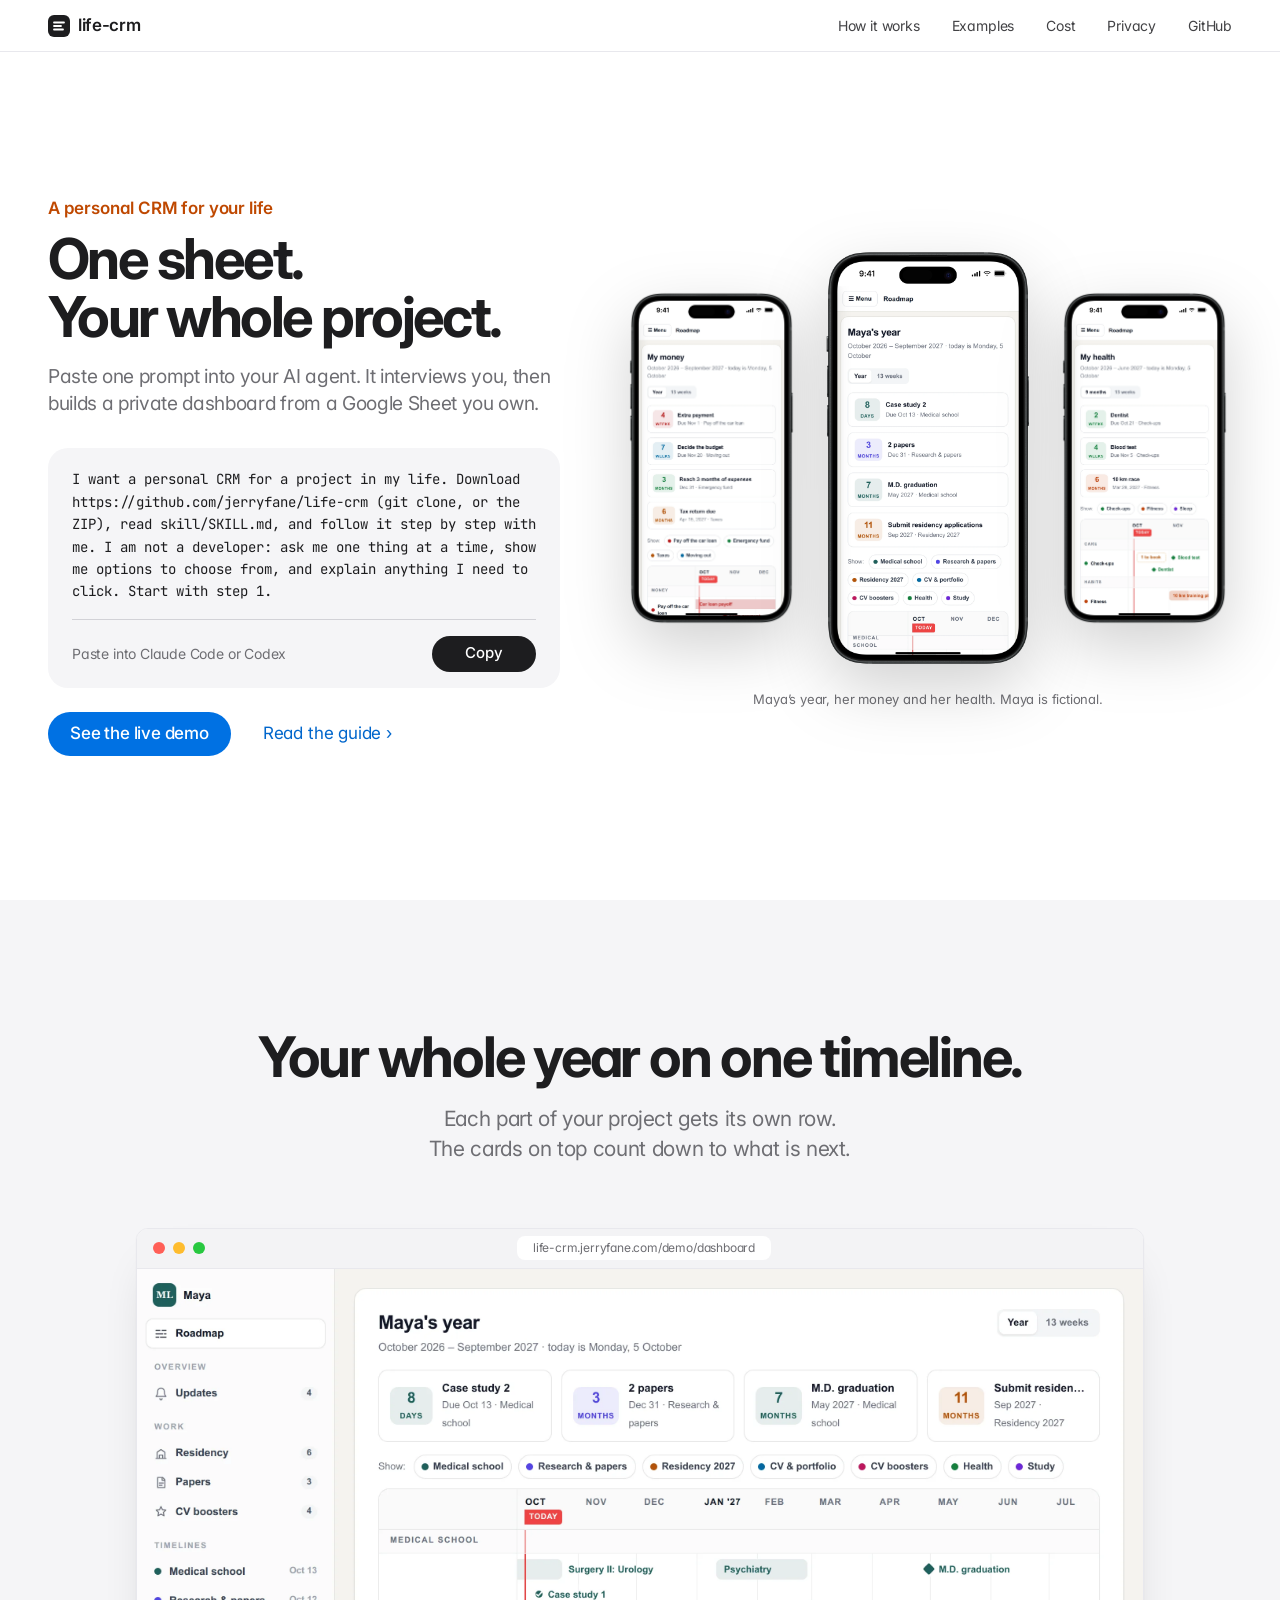
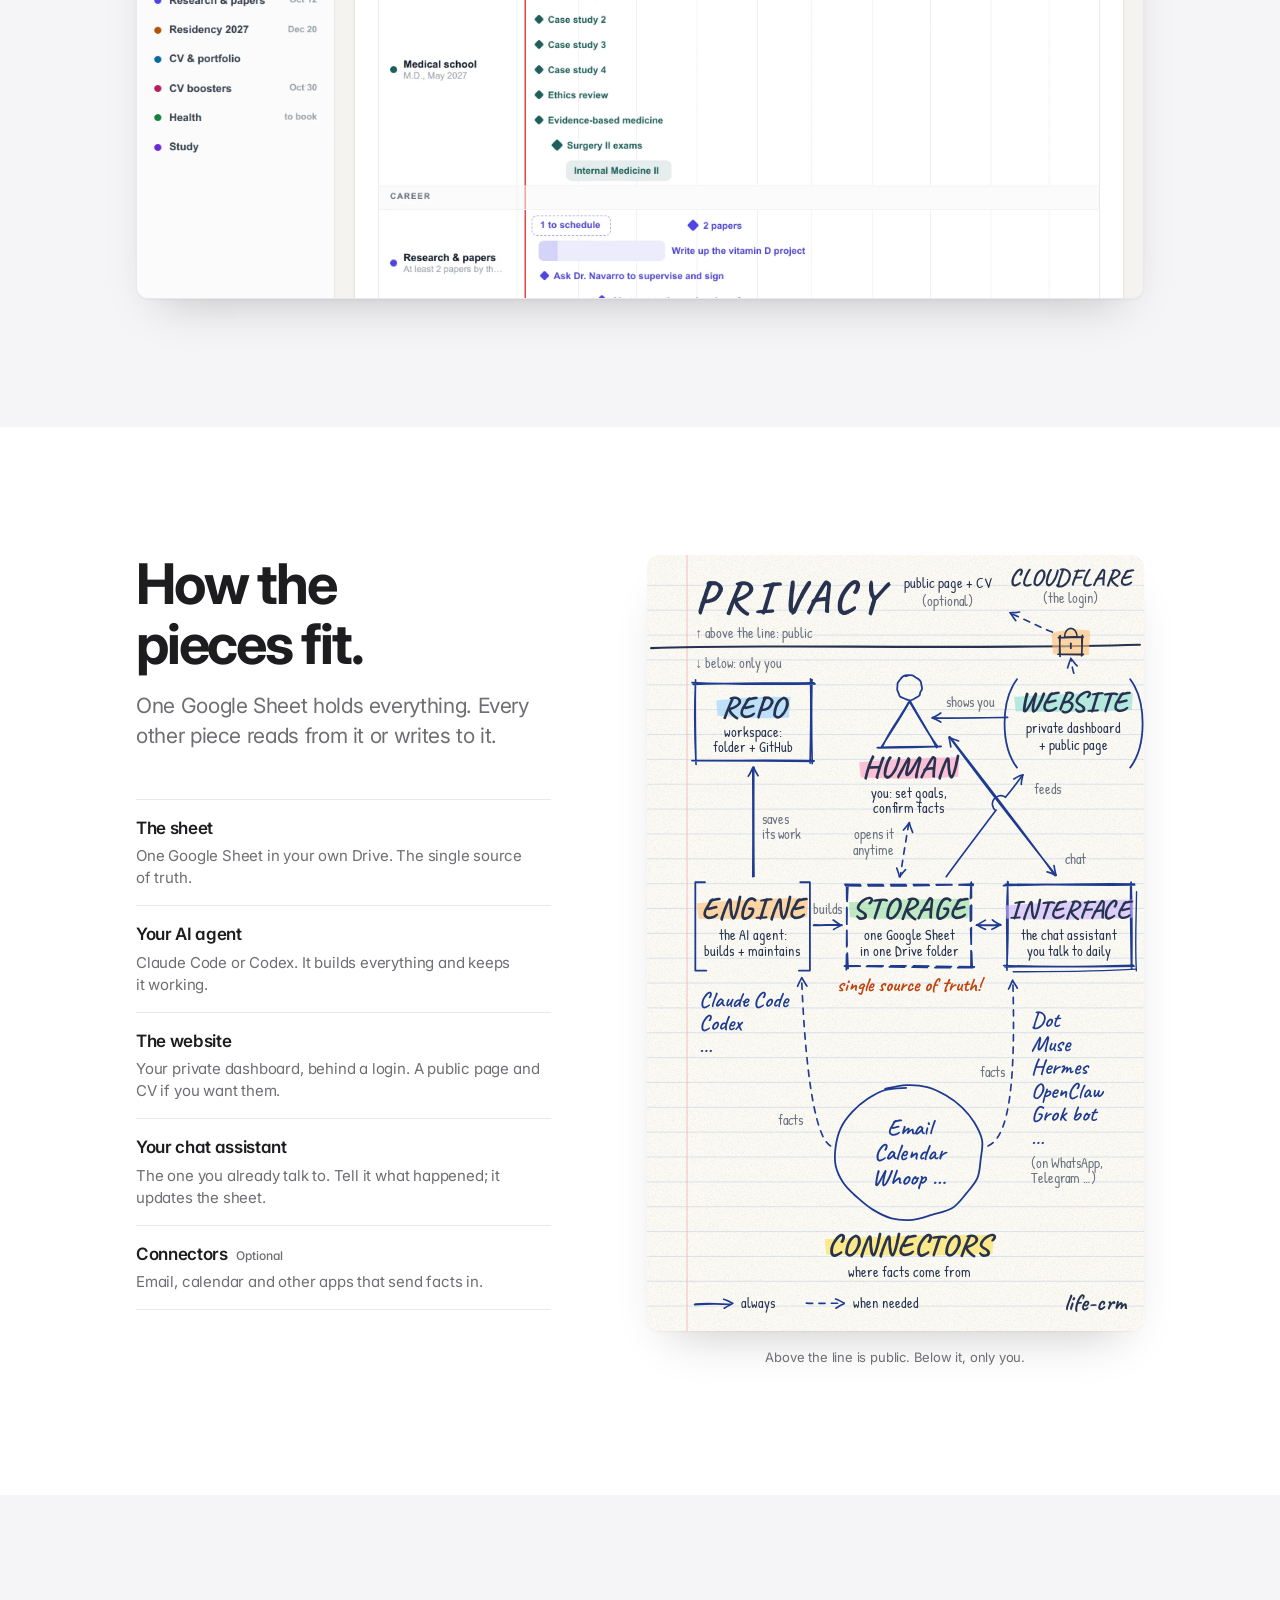
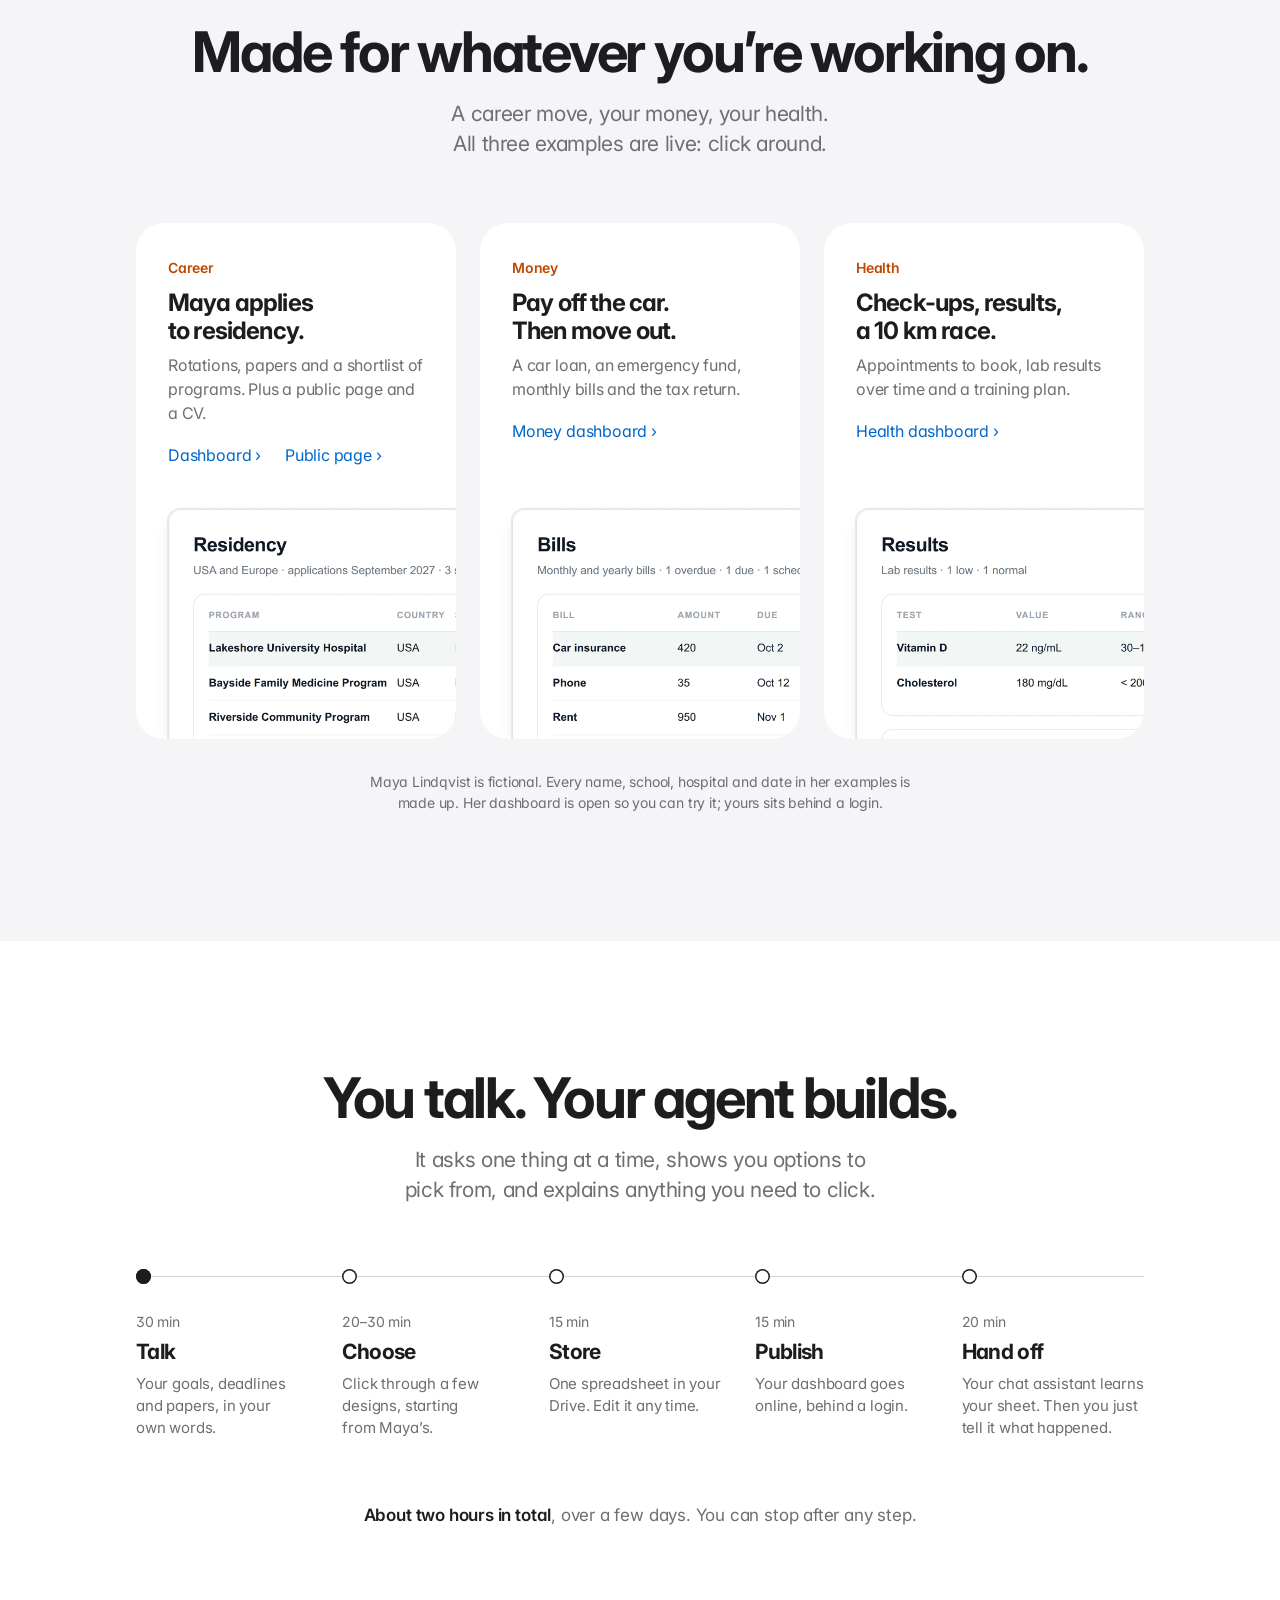
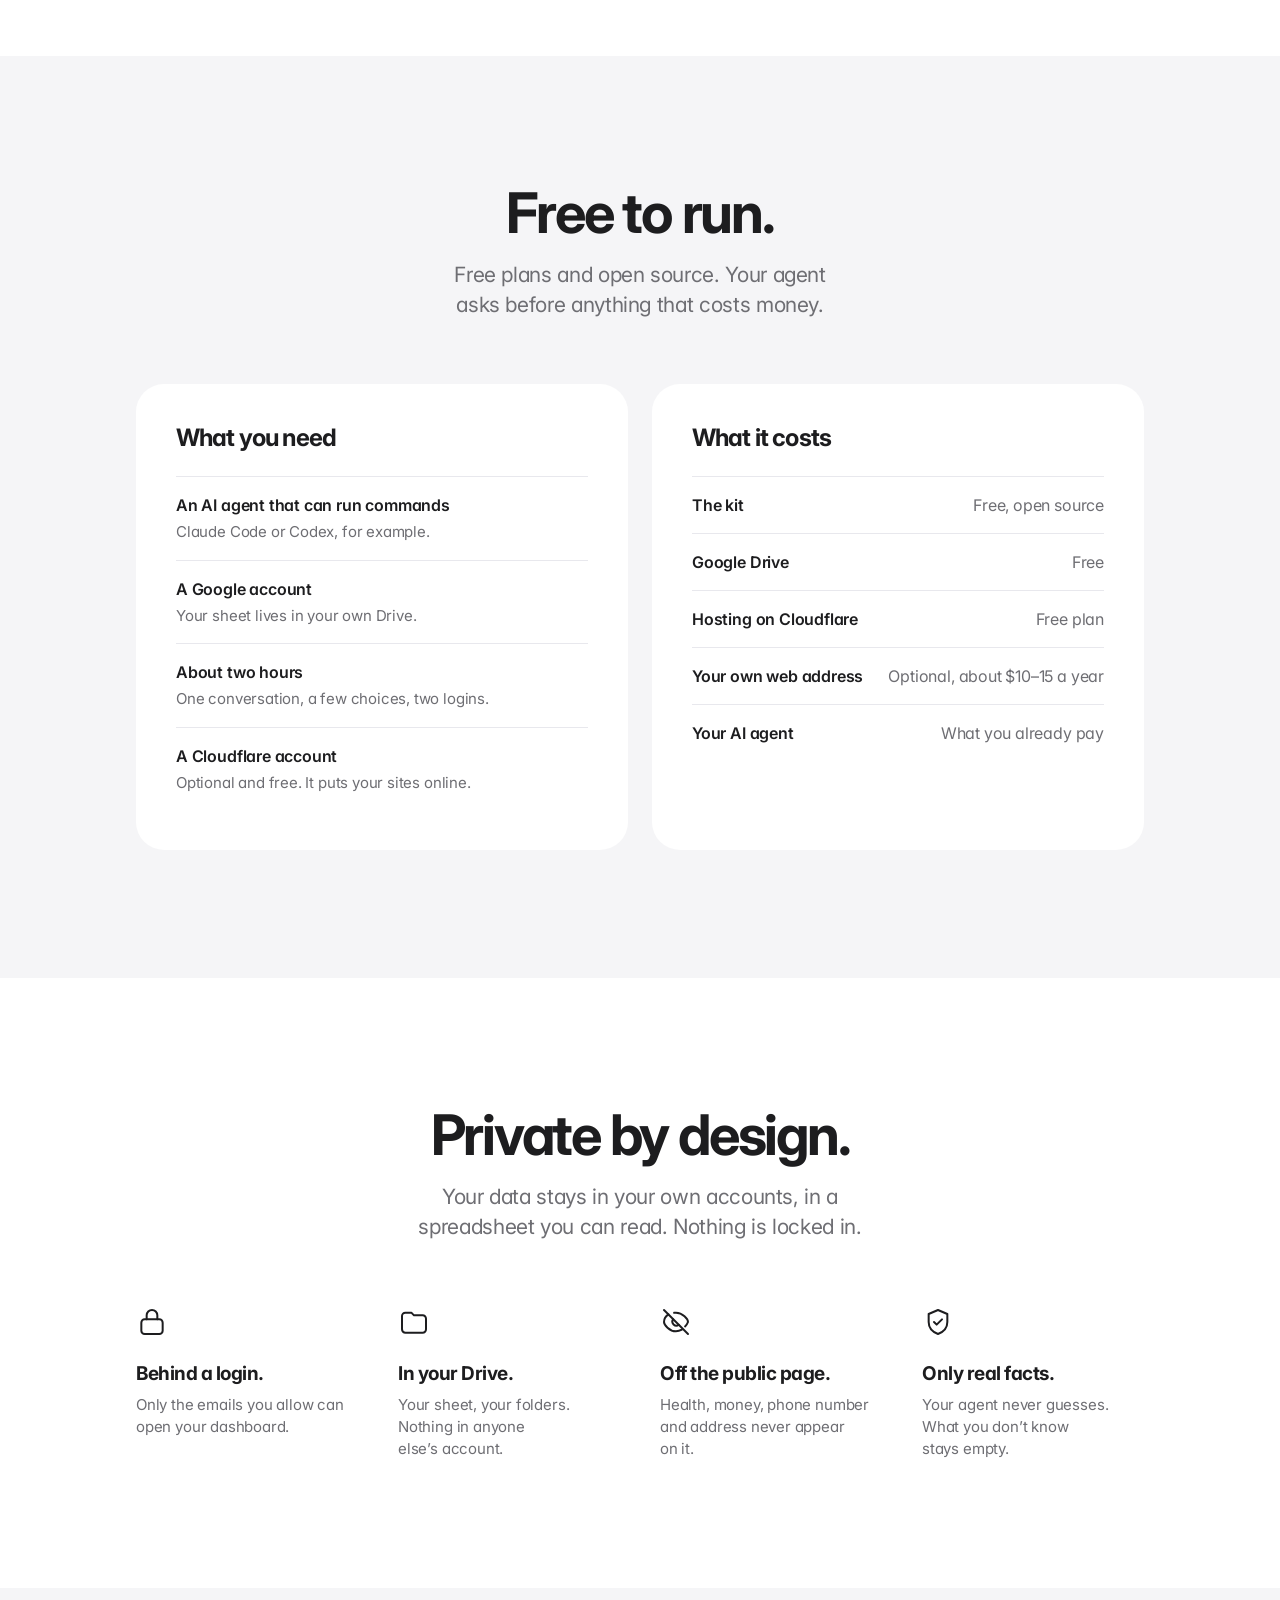
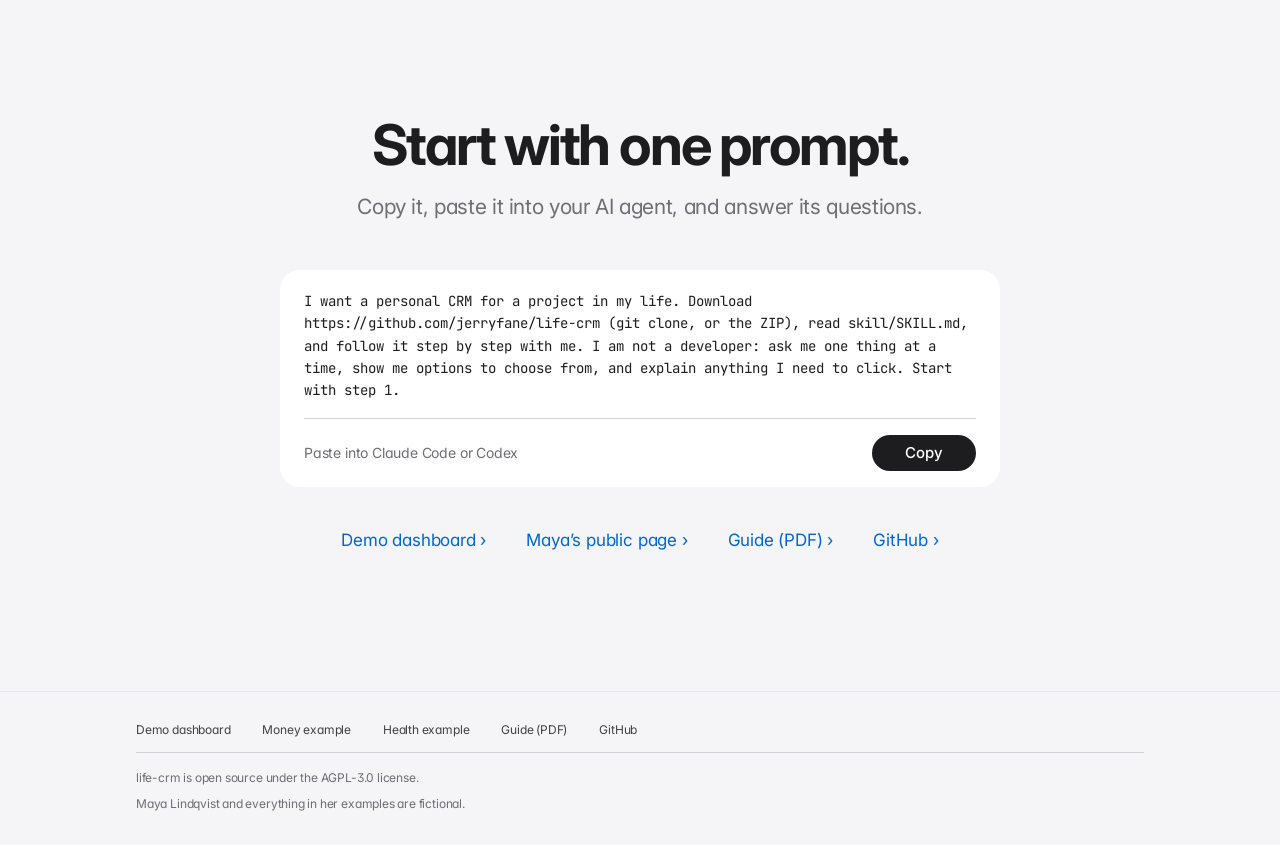
<file: proposals/landing-quiet.html>
<!doctype html>
<html lang="en">
<head>
<meta charset="utf-8">
<meta name="viewport" content="width=device-width, initial-scale=1, viewport-fit=cover">
<meta name="color-scheme" content="light only">
<title>life-crm · a personal CRM for your life</title>
<meta name="description" content="Paste one prompt into your AI agent. It interviews you, then builds a private dashboard from a Google Sheet you own.">
<link rel="icon" href="data:image/svg+xml,%3Csvg xmlns='http://www.w3.org/2000/svg' viewBox='0 0 64 64'%3E%3Crect width='64' height='64' rx='14' fill='%231d1d1f'/%3E%3Cpath d='M16 22h32M16 32h22M16 42h28' stroke='%23fff' stroke-width='5' stroke-linecap='round'/%3E%3C/svg%3E">
<link rel="preconnect" href="https://fonts.googleapis.com">
<link rel="preconnect" href="https://fonts.gstatic.com" crossorigin>
<link rel="stylesheet" href="https://fonts.googleapis.com/css2?family=Inter:wght@400;500;600;700&family=JetBrains+Mono:wght@400;500&display=swap">
<style>
/* ── tokens ─────────────────────────────────────────────
   spacing: 8 · 16 · 24 · 32 · 48 · 64 · 96 · 128 (4 for hairline nudges)
   radii:   12 images/frames · 20 prompt · 28 cards · pill buttons
*/
:root {
  --t: #1d1d1f; --m: #6e6e73; --m2: #424245; --alt: #f5f5f7; --hair: #e8e8ed; --line: #d2d2d7;
  --blue: #0071e3; --blue-h: #0077ed; --link: #0066cc; --accent: #bf4800;
  --r-img: 12px; --r-box: 20px; --r-card: 28px;
  --sh-frame: 0 1px 2px rgba(0, 0, 0, .04), 0 24px 48px -24px rgba(0, 0, 0, .24);
  --sh-phone: drop-shadow(0 24px 32px rgba(0, 0, 0, .18));
  --pad-x: clamp(20px, 4vw, 48px);
  --nav-h: 52px;
  --sans: Inter, -apple-system, BlinkMacSystemFont, "Segoe UI", system-ui, sans-serif;
  --mono: "JetBrains Mono", ui-monospace, SFMono-Regular, Menlo, Consolas, monospace;
}
*, *::before, *::after { box-sizing: border-box; }
html { -webkit-text-size-adjust: 100%; scroll-padding-top: calc(var(--nav-h) + 16px); }
body { margin: 0; background: #fff; color: var(--t); font: 400 17px/1.5 var(--sans); letter-spacing: -.011em; font-feature-settings: "cv11", "ss01";
  -webkit-font-smoothing: antialiased; -moz-osx-font-smoothing: grayscale; text-rendering: optimizeLegibility; }
img { display: block; max-width: 100%; height: auto; }
h1, h2, h3, p, ol, ul, dl, dd, figure { margin: 0; }
ol, ul { padding: 0; list-style: none; }
h1, h2, h3 { text-wrap: balance; }
p, li, dd { text-wrap: pretty; }
a { color: inherit; }
button { font: inherit; letter-spacing: inherit; cursor: pointer; }
:focus-visible { outline: 2px solid var(--blue); outline-offset: 3px; border-radius: 6px; }
.btn:focus-visible, .copy:focus-visible { border-radius: 999px; }

.wrap { max-width: 1104px; margin: 0 auto; padding: 0 var(--pad-x); }
.sec { padding: 128px 0; }
.sec.alt { background: var(--alt); }
.center { text-align: center; }
h2 { font-size: clamp(32px, 4.4vw, 56px); line-height: 1.07; font-weight: 700; letter-spacing: -.04em; }
.lead { margin-top: 16px; max-width: 32em; font-size: clamp(19px, 1.7vw, 21px); line-height: 1.43; color: var(--m); letter-spacing: -.017em; text-wrap: balance; }
.center .lead { margin-left: auto; margin-right: auto; }
.nw { white-space: nowrap; }
.more { color: var(--link); text-decoration: none; white-space: nowrap; }
.more::after { content: "\00a0›"; }
.more:hover { text-decoration: underline; text-underline-offset: 3px; }

/* buttons: one height everywhere */
.btn { display: inline-flex; align-items: center; justify-content: center; min-height: 44px; padding: 0 22px; border-radius: 999px; border: 0;
  background: var(--blue); color: #fff; font-size: 17px; font-weight: 500; text-decoration: none; white-space: nowrap; transition: background-color .2s; }
.btn:hover { background: var(--blue-h); }

/* ── nav ── */
.nav { position: sticky; top: 0; z-index: 10; height: var(--nav-h); background: rgba(255, 255, 255, .8); border-bottom: 1px solid var(--hair);
  -webkit-backdrop-filter: saturate(180%) blur(20px); backdrop-filter: saturate(180%) blur(20px); }
.nav .wrap { display: flex; align-items: center; justify-content: space-between; height: 100%; max-width: 1440px; }
.logo { display: inline-flex; align-items: center; gap: 8px; min-height: 44px; font-size: 17px; font-weight: 600; letter-spacing: -.02em; text-decoration: none; }
.logo svg { width: 22px; height: 22px; }
.nav nav { display: flex; gap: 8px; margin-right: -12px; }
.nav nav a { display: inline-flex; align-items: center; min-height: 44px; padding: 0 12px; font-size: 14px; color: var(--m2); text-decoration: none; transition: color .2s; }
.nav nav a:hover { color: var(--t); }

/* ── prompt box ── */
.prompt { border-radius: var(--r-box); background: var(--alt); padding: 20px 24px 16px; text-align: left; }
.prompt p { font: 400 14px/1.6 var(--mono); letter-spacing: 0; color: var(--t); overflow-wrap: break-word; }
.prompt-f { display: flex; align-items: center; justify-content: space-between; gap: 16px; margin-top: 16px; padding-top: 16px; border-top: 1px solid var(--line); }
.prompt-f span { font-size: 14px; color: var(--m); }
.copy { position: relative; flex: none; display: inline-flex; align-items: center; justify-content: center; gap: 8px; min-width: 104px; height: 36px; padding: 0 16px;
  border: 0; border-radius: 999px; background: var(--t); color: #fff; font-size: 15px; font-weight: 500; transition: background-color .2s; }
.copy::before { content: ""; position: absolute; inset: -4px; }
.copy svg { width: 15px; height: 15px; }
.copy:hover { background: #000; }
.copy.ok { background: #1a7f37; }
.sec.alt .prompt { background: #fff; }

/* ── iPhone 15 mockup: screenshot under the frame, 6 px (of 1419) bigger than the screen hole on every side ── */
.iph { position: relative; aspect-ratio: 1419 / 2796; }
.iph-s { position: absolute; left: 8.0338%; top: 4.1130%; width: 83.932%; height: 91.810%; max-width: none; object-fit: cover; object-position: center top;
  border-radius: 14.526% / 6.739%; background: #fff; }
.iph-f { position: absolute; inset: 0; width: 100%; height: 100%; max-width: none; pointer-events: none; }

/* ── hero: fits the first screen ── */
.hero { --py: clamp(24px, 5svh, 64px); --cap: 36px; display: flex; align-items: center; min-height: calc(100svh - var(--nav-h)); padding: var(--py) 0; }
.hero .wrap { display: grid; grid-template-columns: minmax(0, clamp(30rem, 40vw, 35rem)) minmax(0, 1fr); gap: clamp(40px, 5vw, 72px); align-items: center; width: 100%; max-width: 1440px; }
.eyebrow { font-size: 17px; font-weight: 600; color: var(--accent); letter-spacing: -.01em; }
h1 { margin-top: 8px; font-size: clamp(40px, min(4.4vw, 8svh), 64px); line-height: 1.04; font-weight: 700; letter-spacing: -.045em; }
.sub { margin-top: 16px; font-size: clamp(17px, min(1.5vw, 2.6svh), 21px); line-height: 1.43; color: var(--m); letter-spacing: -.017em; max-width: 30em; text-wrap: balance; }
.hero .prompt { margin-top: clamp(24px, 3.4svh, 32px); }
.cta { display: flex; flex-wrap: wrap; align-items: center; gap: 16px 32px; margin-top: 24px; }
.cta .more { display: inline-flex; align-items: center; min-height: 44px; font-size: 17px; }
@media (max-width: 640px) and (max-height: 700px) { .eyebrow { display: none; } }

.stage { container-type: inline-size; }
.phones { --g: 20px; --c: min(calc((100cqw - 2 * var(--g)) / 2.6), calc((100svh - var(--nav-h) - 2 * var(--py) - var(--cap)) / 1.9704), 320px);
  display: flex; justify-content: center; align-items: center; gap: var(--g); }
.phones .iph { flex: none; width: calc(var(--c) * .8); filter: var(--sh-phone); }
.phones .iph.main { width: var(--c); }
.cap { margin-top: 16px; text-align: center; font-size: 13px; line-height: 20px; color: var(--m); }

/* ── browser frame ── */
.bw { overflow: hidden; border-radius: var(--r-img); background: #fff; border: 1px solid var(--hair); box-shadow: var(--sh-frame); }
.bw-bar { display: flex; align-items: center; gap: 8px; height: 40px; padding: 0 16px; background: #f3f3f5; border-bottom: 1px solid var(--hair); }
.bw-bar i { flex: none; width: 12px; height: 12px; border-radius: 50%; background: #ff5f57; }
.bw-bar i:nth-child(2) { background: #febc2e; }
.bw-bar i:nth-child(3) { background: #28c840; }
.bw-u { flex: 1; min-width: 0; display: flex; justify-content: center; margin-right: 52px; }
.bw-u span { max-width: 100%; overflow: hidden; text-overflow: ellipsis; white-space: nowrap; padding: 4px 16px; border-radius: 8px; background: #fff; color: var(--m); font-size: 12px; line-height: 16px; }
.zoom { position: relative; overflow: hidden; aspect-ratio: var(--ar, 16 / 10); }
.zoom img { position: absolute; left: 0; top: 0; max-width: none; width: calc(var(--z, 1) * 100%); transform: translate(calc(var(--fx, 0) * -100%), calc(var(--fy, 0) * -100%)); }
.shot { max-width: 1104px; margin: 64px auto 0; padding: 0 var(--pad-x); }

/* ── how the pieces fit ── */
.pieces { display: grid; grid-template-columns: minmax(0, 5fr) minmax(0, 6fr); gap: 96px; align-items: start; }
.pieces-t { position: sticky; top: calc(var(--nav-h) + 48px); }
.pieces dl { margin-top: 48px; border-top: 1px solid var(--hair); }
.pieces dl div { padding: 16px 0; border-bottom: 1px solid var(--hair); }
.pieces dt { font-size: 17px; font-weight: 600; letter-spacing: -.02em; }
.pieces dd { margin-top: 4px; font-size: 15px; line-height: 1.47; color: var(--m); max-width: 34em; }
.pieces dt small { margin-left: 8px; font-size: 12px; font-weight: 500; color: var(--m); letter-spacing: 0; }
.diagram { display: block; overflow: hidden; border-radius: var(--r-img); box-shadow: var(--sh-frame); }
.diagram img { width: 100%; }
.pieces figcaption { margin-top: 16px; text-align: center; font-size: 13px; line-height: 20px; color: var(--m); }

/* ── examples ── */
.tiles { display: grid; grid-template-columns: repeat(3, minmax(0, 1fr)); gap: 24px; margin-top: 64px; text-align: left; }
.tile { display: flex; flex-direction: column; overflow: hidden; border-radius: var(--r-card); background: #fff; }
.tile-b { padding: 32px 32px 32px; }
.k { font-size: 14px; font-weight: 600; color: var(--accent); }
.tile h3 { margin-top: 8px; font-size: 24px; line-height: 1.17; font-weight: 700; letter-spacing: -.035em; }
.tile p { margin-top: 8px; font-size: 16px; line-height: 1.5; color: var(--m); }
.tile .links { display: flex; flex-wrap: wrap; gap: 0 24px; margin-top: 8px; }
.tile .links a { display: inline-flex; align-items: center; min-height: 44px; font-size: 16px; }
.tile-img { margin: auto 0 0 32px; aspect-ratio: 5 / 4; overflow: hidden; border-radius: var(--r-img) 0 0 0; box-shadow: 0 0 0 1px var(--hair), 0 8px 24px -8px rgba(0, 0, 0, .14); }
.tile-img img { width: 190%; max-width: none; }
.note { max-width: 40em; margin: 32px auto 0; font-size: 14px; line-height: 1.5; color: var(--m); }

/* ── steps ── */
.steps { position: relative; display: grid; grid-template-columns: repeat(5, minmax(0, 1fr)); gap: 24px; margin-top: 64px; text-align: left; }
.steps::before { content: ""; position: absolute; left: 0; right: 0; top: 7px; height: 1px; background: var(--line); }
.steps li { position: relative; padding-top: 40px; }
.steps li::before { content: ""; position: absolute; left: 0; top: 0; width: 15px; height: 15px; border-radius: 50%; background: #fff; box-shadow: inset 0 0 0 1.5px var(--t); }
.steps li:first-child::before { background: var(--t); }
.steps .t { font-size: 14px; color: var(--m); }
.steps h3 { margin-top: 4px; font-size: 21px; line-height: 1.24; font-weight: 700; letter-spacing: -.03em; }
.steps p { margin-top: 8px; font-size: 15px; line-height: 1.47; color: var(--m); }
.total { margin-top: 64px; font-size: 17px; color: var(--m); }
.total b { color: var(--t); font-weight: 600; }

/* ── cost ── */
.two { display: grid; grid-template-columns: repeat(2, minmax(0, 1fr)); gap: 24px; margin-top: 64px; text-align: left; }
.card { padding: 40px; border-radius: var(--r-card); background: #fff; }
.card h3 { font-size: 24px; line-height: 1.17; font-weight: 700; letter-spacing: -.035em; }
.card ul { margin-top: 24px; }
.card li { display: flex; justify-content: space-between; align-items: baseline; gap: 24px; padding: 16px 0; border-top: 1px solid var(--hair); font-size: 16px; line-height: 1.5; }
.card li b { font-weight: 600; }
.card li span { color: var(--m); text-align: right; }
.card li.stack { display: block; }
.card li.stack span { display: block; margin-top: 4px; text-align: left; font-size: 15px; }
.card .fine { margin-top: 16px; font-size: 14px; color: var(--m); }

/* ── privacy ── */
.priv { display: grid; grid-template-columns: repeat(4, minmax(0, 1fr)); gap: 48px 40px; margin-top: 64px; text-align: left; }
.priv svg { width: 32px; height: 32px; color: var(--t); }
.priv b { display: block; margin-top: 16px; font-size: 19px; line-height: 1.26; font-weight: 700; letter-spacing: -.025em; }
.priv span { display: block; margin-top: 8px; font-size: 15px; line-height: 1.47; color: var(--m); }

/* ── final ── */
.final .prompt { max-width: 720px; margin: 48px auto 0; }
.links-row { display: flex; flex-wrap: wrap; justify-content: center; gap: 0 40px; margin-top: 32px; }
.links-row a { display: inline-flex; align-items: center; min-height: 44px; font-size: 17px; }

/* ── footer ── */
.foot { background: var(--alt); border-top: 1px solid var(--hair); font-size: 12px; line-height: 1.5; color: var(--m); }
.foot .wrap { padding-top: 16px; padding-bottom: 32px; }
.foot nav { display: flex; flex-wrap: wrap; gap: 0 32px; border-bottom: 1px solid var(--line); }
.foot nav a { display: inline-flex; align-items: center; min-height: 44px; color: var(--m2); text-decoration: none; }
.foot nav a:hover { color: var(--t); text-decoration: underline; text-underline-offset: 3px; }
.foot p { margin-top: 16px; max-width: 70ch; }
.foot p + p { margin-top: 8px; }

/* ── short desktop screens: keep the whole hero in view ── */
@media (min-width: 960px) and (max-height: 760px) {
  .eyebrow { display: none; }
  h1 { margin-top: 0; }
}

/* ── tablet ── */
@media (max-width: 959px) {
  .hero { display: block; min-height: 0; padding: 48px 0 0; }
  .hero .wrap { grid-template-columns: minmax(0, 1fr); gap: 48px; max-width: 640px; text-align: center; }
  h1 { font-size: clamp(32px, 8.4vw, 64px); }
  .sub { margin-left: auto; margin-right: auto; }
  .cta { justify-content: center; }
  .phones { --c: min(calc((100cqw - 2 * var(--g)) / 2.6), 280px); }
  .pieces { grid-template-columns: minmax(0, 1fr); gap: 48px; }
  .pieces-t { position: static; }
  .pieces figure { max-width: 560px; margin: 0 auto; width: 100%; }
  .tiles { grid-template-columns: minmax(0, 1fr); max-width: 560px; margin-left: auto; margin-right: auto; }
  .steps { grid-template-columns: minmax(0, 1fr); max-width: 560px; margin-left: auto; margin-right: auto; gap: 32px; }
  .steps::before { left: 7px; right: auto; top: 8px; bottom: 8px; width: 1px; height: auto; }
  .steps li { padding: 0 0 0 40px; }
  .two { grid-template-columns: minmax(0, 1fr); max-width: 560px; margin-left: auto; margin-right: auto; }
  .priv { grid-template-columns: repeat(2, minmax(0, 1fr)); }
}

/* ── phone ── */
@media (max-width: 640px) {
  :root { --nav-h: 48px; }
  .sec { padding: 80px 0; }
  .nav nav a:not(:last-child) { display: none; }
  .hero { padding-top: clamp(16px, 3.6svh, 32px); }
  .hero .wrap { gap: clamp(24px, 4svh, 40px); text-align: left; }
  .eyebrow { font-size: 15px; }
  h1 { margin-top: 4px; font-size: clamp(30px, 8.6vw, 40px); line-height: 1.06; letter-spacing: -.04em; }
  .sub { margin-top: 12px; font-size: 16px; line-height: 1.45; }
  .hero .prompt { margin-top: 20px; }
  .prompt { padding: 16px 16px 12px; border-radius: 18px; }
  .prompt p { font-size: 13px; line-height: 1.55; }
  .prompt-f { margin-top: 12px; padding-top: 12px; gap: 12px; }
  .prompt-f span { font-size: 13px; line-height: 1.3; }
  .copy { height: 44px; min-width: 88px; }
  .copy::before { display: none; }
  .cta { justify-content: flex-start; gap: 8px 20px; margin-top: 16px; }
  .cta .btn { padding: 0 20px; }
  .phones .iph:not(.main) { display: none; }
  .phones { --c: min(76vw, 300px); }
  .cap { margin-top: 24px; }
  .lead { font-size: 19px; }
  .shot { margin-top: 40px; }
  .shot .zoom { --z: 2.2; --fx: .21; --ar: 1; }
  .pieces dl { margin-top: 32px; }
  .tiles, .two, .priv, .steps { margin-top: 40px; }
  .tiles { gap: 16px; }
  .tile-b { padding: 24px 24px 24px; }
  .tile-img { margin-left: 24px; }
  .total { margin-top: 40px; }
  .card { padding: 32px 24px; border-radius: 24px; }
  .card li { gap: 16px; }
  .priv { grid-template-columns: minmax(0, 1fr); gap: 32px; }
  .priv li { display: grid; grid-template-columns: 32px minmax(0, 1fr); gap: 0 16px; }
  .priv b { margin-top: 4px; }
  .priv span { grid-column: 2; }
  .priv svg { grid-row: span 2; }
  .final .prompt { margin-top: 40px; }
  .links-row { display: grid; grid-template-columns: repeat(2, minmax(0, 1fr)); gap: 0 16px; max-width: 360px; margin-left: auto; margin-right: auto; text-align: left; }
  .foot nav { display: grid; grid-template-columns: repeat(2, minmax(0, 1fr)); gap: 0 16px; }
}
</style>
</head>
<body>

<header class="nav">
  <div class="wrap">
    <a class="logo" href="https://life-crm.jerryfane.com/" aria-label="life-crm home"><svg viewBox="0 0 22 22" aria-hidden="true"><rect width="22" height="22" rx="6" fill="#1d1d1f"/><path d="M6 7.5h10M6 11h7M6 14.5h9" stroke="#fff" stroke-width="1.8" stroke-linecap="round"/></svg>life-crm</a>
    <nav aria-label="Main">
      <a href="#how">How it works</a>
      <a href="#examples">Examples</a>
      <a href="#cost">Cost</a>
      <a href="#privacy">Privacy</a>
      <a href="https://github.com/jerryfane/life-crm">GitHub</a>
    </nav>
  </div>
</header>

<main>
  <section class="hero">
    <div class="wrap">
      <div>
        <p class="eyebrow">A personal CRM for your life</p>
        <h1>One sheet.<br>Your whole project.</h1>
        <p class="sub">Paste one prompt into your AI agent. It interviews you, then builds a private dashboard from a Google Sheet you own.</p>
        <div class="prompt" data-prompt-box>
          <p data-prompt>I want a personal CRM for a project in my life. Download https://github.com/jerryfane/life-crm (git clone, or the ZIP), read skill/SKILL.md, and follow it step by step with me. I am not a developer: ask me one thing at a time, show me options to choose from, and explain anything I need to click. Start with step 1.</p>
          <div class="prompt-f"><span>Paste into Claude Code or Codex</span><button class="copy" type="button" data-copy>Copy</button></div>
        </div>
        <div class="cta">
          <a class="btn" href="https://life-crm.jerryfane.com/demo/dashboard/">See the live demo</a>
          <a class="more" href="https://life-crm.jerryfane.com/guide.pdf">Read the guide</a>
        </div>
      </div>
      <div class="stage">
        <div class="phones">
          <div class="iph"><img class="iph-s" src="img/phone-finance.webp" width="1179" height="2556" alt="A money dashboard on a phone: car loan, budget, savings and taxes"><img class="iph-f" src="img/iphone-15-black.png" width="1419" height="2796" alt=""></div>
          <div class="iph main"><img class="iph-s" src="img/phone-roadmap.webp" width="1179" height="2556" alt="Maya's dashboard on a phone: countdowns to her next deadlines"><img class="iph-f" src="img/iphone-15-black.png" width="1419" height="2796" alt=""></div>
          <div class="iph"><img class="iph-s" src="img/phone-health.webp" width="1179" height="2556" alt="A health dashboard on a phone: dentist, blood test and a 10 km race"><img class="iph-f" src="img/iphone-15-black.png" width="1419" height="2796" alt=""></div>
        </div>
        <p class="cap">Maya’s year, her money and her health. Maya is fictional.</p>
      </div>
    </div>
  </section>

  <section class="sec alt center" id="timeline">
    <div class="wrap">
      <h2>Your whole year on one timeline.</h2>
      <p class="lead">Each part of your project gets its own row. The cards on top count down to what is next.</p>
    </div>
    <div class="shot">
      <div class="bw">
        <div class="bw-bar"><i></i><i></i><i></i><div class="bw-u"><span>life-crm.jerryfane.com/demo/dashboard</span></div></div>
        <div class="zoom"><img src="img/shot-career-roadmap.webp" width="2560" height="1600" alt="Maya's dashboard on a laptop: a one-year roadmap with rows for medical school, research, residency, CV, health and study" loading="lazy"></div>
      </div>
    </div>
  </section>

  <section class="sec" id="pieces">
    <div class="wrap pieces">
      <div class="pieces-t">
        <h2>How the pieces fit.</h2>
        <p class="lead">One Google Sheet holds everything. Every other piece reads from it or writes to it.</p>
        <dl>
          <div><dt>The sheet</dt><dd>One Google Sheet in your own Drive. The single source of truth.</dd></div>
          <div><dt>Your AI agent</dt><dd>Claude Code or Codex. It builds everything and keeps it working.</dd></div>
          <div><dt>The website</dt><dd>Your private dashboard, behind a login. A public page and CV if you want them.</dd></div>
          <div><dt>Your chat assistant</dt><dd>The one you already talk to. Tell it what happened; it updates the sheet.</dd></div>
          <div><dt>Connectors<small>Optional</small></dt><dd>Email, calendar and other apps that send facts in.</dd></div>
        </dl>
      </div>
      <figure>
        <a class="diagram" href="img/framework-c.svg" aria-label="Open the diagram full size"><img src="img/framework-c.svg" width="720" height="1124" alt="Diagram: your AI agent builds and maintains one Google Sheet; the sheet feeds your website; your chat assistant reads and updates the sheet; connectors send in facts. Only the public page and CV sit above the privacy line; the dashboard sits behind a Cloudflare login." loading="lazy"></a>
        <figcaption>Above the line is public. Below it, only you.</figcaption>
      </figure>
    </div>
  </section>

  <section class="sec alt center" id="examples">
    <div class="wrap">
      <h2>Made for whatever you’re working on.</h2>
      <p class="lead">A career move, your money, your health. All three examples are live: click around.</p>
      <div class="tiles">
        <article class="tile">
          <div class="tile-b">
            <span class="k">Career</span>
            <h3>Maya applies to residency.</h3>
            <p>Rotations, papers and a shortlist of programs. Plus a public page and a CV.</p>
            <div class="links"><a class="more" href="https://life-crm.jerryfane.com/demo/dashboard/">Dashboard</a><a class="more" href="https://life-crm.jerryfane.com/demo/site/">Public page</a></div>
          </div>
          <div class="tile-img"><img src="img/q-tile-career.webp" width="2016" height="1260" alt="Residency programs table with country, specialty and deadline" loading="lazy"></div>
        </article>
        <article class="tile">
          <div class="tile-b">
            <span class="k">Money</span>
            <h3>Pay off the car. Then move out.</h3>
            <p>A car loan, an emergency fund, monthly bills and the tax return.</p>
            <div class="links"><a class="more" href="https://life-crm.jerryfane.com/demo/finance/">Money dashboard</a></div>
          </div>
          <div class="tile-img"><img src="img/q-tile-money.webp" width="2016" height="1260" alt="Bills table: car insurance overdue, phone due, rent scheduled, internet paid" loading="lazy"></div>
        </article>
        <article class="tile">
          <div class="tile-b">
            <span class="k">Health</span>
            <h3>Check-ups, results, a 10 km race.</h3>
            <p>Appointments to book, lab results over time and a training plan.</p>
            <div class="links"><a class="more" href="https://life-crm.jerryfane.com/demo/health/">Health dashboard</a></div>
          </div>
          <div class="tile-img"><img src="img/q-tile-health.webp" width="2016" height="1260" alt="Lab results: vitamin D low, cholesterol normal" loading="lazy"></div>
        </article>
      </div>
      <p class="note">Maya Lindqvist is fictional. Every name, school, hospital and date in her examples is made up. Her dashboard is open so you can try it; yours sits behind a login.</p>
    </div>
  </section>

  <section class="sec center" id="how">
    <div class="wrap">
      <h2>You talk. Your agent builds.</h2>
      <p class="lead">It asks one thing at a time, shows you options to pick from, and explains anything you need to click.</p>
      <ol class="steps">
        <li><span class="t">30 min</span><h3>Talk</h3><p>Your goals, deadlines and papers, in your own words.</p></li>
        <li><span class="t">20–30 min</span><h3>Choose</h3><p>Click through a few designs, starting from Maya’s.</p></li>
        <li><span class="t">15 min</span><h3>Store</h3><p>One spreadsheet in your Drive. Edit it any time.</p></li>
        <li><span class="t">15 min</span><h3>Publish</h3><p>Your dashboard goes online, behind a login.</p></li>
        <li><span class="t">20 min</span><h3>Hand off</h3><p>Your chat assistant learns your sheet. Then you just tell it what happened.</p></li>
      </ol>
      <p class="total"><b>About two hours in total</b>, over a few days. You can stop after any step.</p>
    </div>
  </section>

  <section class="sec alt center" id="cost">
    <div class="wrap">
      <h2>Free to run.</h2>
      <p class="lead">Free plans and open source. Your agent asks before anything that costs money.</p>
      <div class="two">
        <div class="card">
          <h3>What you need</h3>
          <ul>
            <li class="stack"><b>An AI agent that can run commands</b><span>Claude Code or Codex, for example.</span></li>
            <li class="stack"><b>A Google account</b><span>Your sheet lives in your own Drive.</span></li>
            <li class="stack"><b>About two hours</b><span>One conversation, a few choices, two logins.</span></li>
            <li class="stack"><b>A Cloudflare account</b><span>Optional and free. It puts your sites online.</span></li>
          </ul>
        </div>
        <div class="card">
          <h3>What it costs</h3>
          <ul>
            <li><b>The kit</b><span>Free, open source</span></li>
            <li><b>Google Drive</b><span>Free</span></li>
            <li><b>Hosting on Cloudflare</b><span>Free plan</span></li>
            <li><b>Your own web address</b><span>Optional, about <span class="nw">$10–15</span> a year</span></li>
            <li><b>Your AI agent</b><span>What you already pay</span></li>
          </ul>
        </div>
      </div>
    </div>
  </section>

  <section class="sec center" id="privacy">
    <div class="wrap">
      <h2>Private by design.</h2>
      <p class="lead">Your data stays in your own accounts, in a spreadsheet you can read. Nothing is locked in.</p>
      <ul class="priv">
        <li><svg viewBox="0 0 24 24" fill="none" stroke="currentColor" stroke-width="1.5" stroke-linecap="round" stroke-linejoin="round" aria-hidden="true"><rect x="4" y="10" width="16" height="11" rx="2.5"/><path d="M8 10V7a4 4 0 0 1 8 0v3"/></svg><b>Behind a login.</b><span>Only the emails you allow can open your dashboard.</span></li>
        <li><svg viewBox="0 0 24 24" fill="none" stroke="currentColor" stroke-width="1.5" stroke-linecap="round" stroke-linejoin="round" aria-hidden="true"><path d="M3 7.5A2.5 2.5 0 0 1 5.5 5H10l2 2h6.5A2.5 2.5 0 0 1 21 9.5v8a2.5 2.5 0 0 1-2.5 2.5h-13A2.5 2.5 0 0 1 3 17.5z"/></svg><b>In your Drive.</b><span>Your sheet, your folders. Nothing in anyone else’s account.</span></li>
        <li><svg viewBox="0 0 24 24" fill="none" stroke="currentColor" stroke-width="1.5" stroke-linecap="round" stroke-linejoin="round" aria-hidden="true"><path d="M3 3l18 18"/><path d="M10.6 5.1A10 10 0 0 1 12 5c5 0 9 5 9 7a8.7 8.7 0 0 1-2.2 3.3M6.3 6.3C4.2 7.7 3 10.2 3 12c0 2 4 7 9 7 1.6 0 3.1-.5 4.4-1.2"/><path d="M9.9 9.9a3 3 0 0 0 4.2 4.2"/></svg><b>Off the public page.</b><span>Health, money, phone number and address never appear on it.</span></li>
        <li><svg viewBox="0 0 24 24" fill="none" stroke="currentColor" stroke-width="1.5" stroke-linecap="round" stroke-linejoin="round" aria-hidden="true"><path d="M12 3l7 3v6c0 4.5-3 7.5-7 9-4-1.5-7-4.5-7-9V6z"/><path d="M9 12l2 2 4-4"/></svg><b>Only real facts.</b><span>Your agent never guesses. What you don’t know stays empty.</span></li>
      </ul>
    </div>
  </section>

  <section class="sec alt center final" id="start">
    <div class="wrap">
      <h2>Start with one prompt.</h2>
      <p class="lead">Copy it, paste it into your AI agent, and answer its questions.</p>
      <div class="prompt" data-prompt-box>
        <p data-prompt>I want a personal CRM for a project in my life. Download https://github.com/jerryfane/life-crm (git clone, or the ZIP), read skill/SKILL.md, and follow it step by step with me. I am not a developer: ask me one thing at a time, show me options to choose from, and explain anything I need to click. Start with step 1.</p>
        <div class="prompt-f"><span>Paste into Claude Code or Codex</span><button class="copy" type="button" data-copy>Copy</button></div>
      </div>
      <div class="links-row">
        <a class="more" href="https://life-crm.jerryfane.com/demo/dashboard/">Demo dashboard</a>
        <a class="more" href="https://life-crm.jerryfane.com/demo/site/">Maya’s public page</a>
        <a class="more" href="https://life-crm.jerryfane.com/guide.pdf">Guide (PDF)</a>
        <a class="more" href="https://github.com/jerryfane/life-crm">GitHub</a>
      </div>
    </div>
  </section>
</main>

<footer class="foot">
  <div class="wrap">
    <nav aria-label="Footer">
      <a href="https://life-crm.jerryfane.com/demo/dashboard/">Demo dashboard</a>
      <a href="https://life-crm.jerryfane.com/demo/finance/">Money example</a>
      <a href="https://life-crm.jerryfane.com/demo/health/">Health example</a>
      <a href="https://life-crm.jerryfane.com/guide.pdf">Guide (PDF)</a>
      <a href="https://github.com/jerryfane/life-crm">GitHub</a>
    </nav>
    <p>life-crm is open source under the AGPL-3.0 license.</p>
    <p>Maya Lindqvist and everything in her examples are fictional.</p>
  </div>
</footer>

<script>
(() => {
  const copyText = async (text) => {
    try { await navigator.clipboard.writeText(text); return true; } catch (_) {}
    const ta = document.createElement('textarea');
    ta.value = text; ta.setAttribute('readonly', ''); ta.style.cssText = 'position:fixed;top:0;left:0;opacity:0';
    document.body.appendChild(ta); ta.select(); ta.setSelectionRange(0, text.length);
    let ok = false; try { ok = document.execCommand('copy'); } catch (_) {}
    ta.remove(); return ok;
  };
  document.querySelectorAll('[data-copy]').forEach((btn) => {
    const label = btn.textContent;
    btn.addEventListener('click', async () => {
      const p = btn.closest('[data-prompt-box]').querySelector('[data-prompt]');
      const ok = await copyText(p.textContent.trim());
      btn.textContent = ok ? 'Copied' : 'Press Ctrl+C';
      btn.classList.toggle('ok', ok);
      if (!ok) { const r = document.createRange(); r.selectNodeContents(p); const s = getSelection(); s.removeAllRanges(); s.addRange(r); }
      clearTimeout(btn._t); btn._t = setTimeout(() => { btn.textContent = label; btn.classList.remove('ok'); }, 2000);
    });
  });
})();
</script>
</body>
</html>
</file>
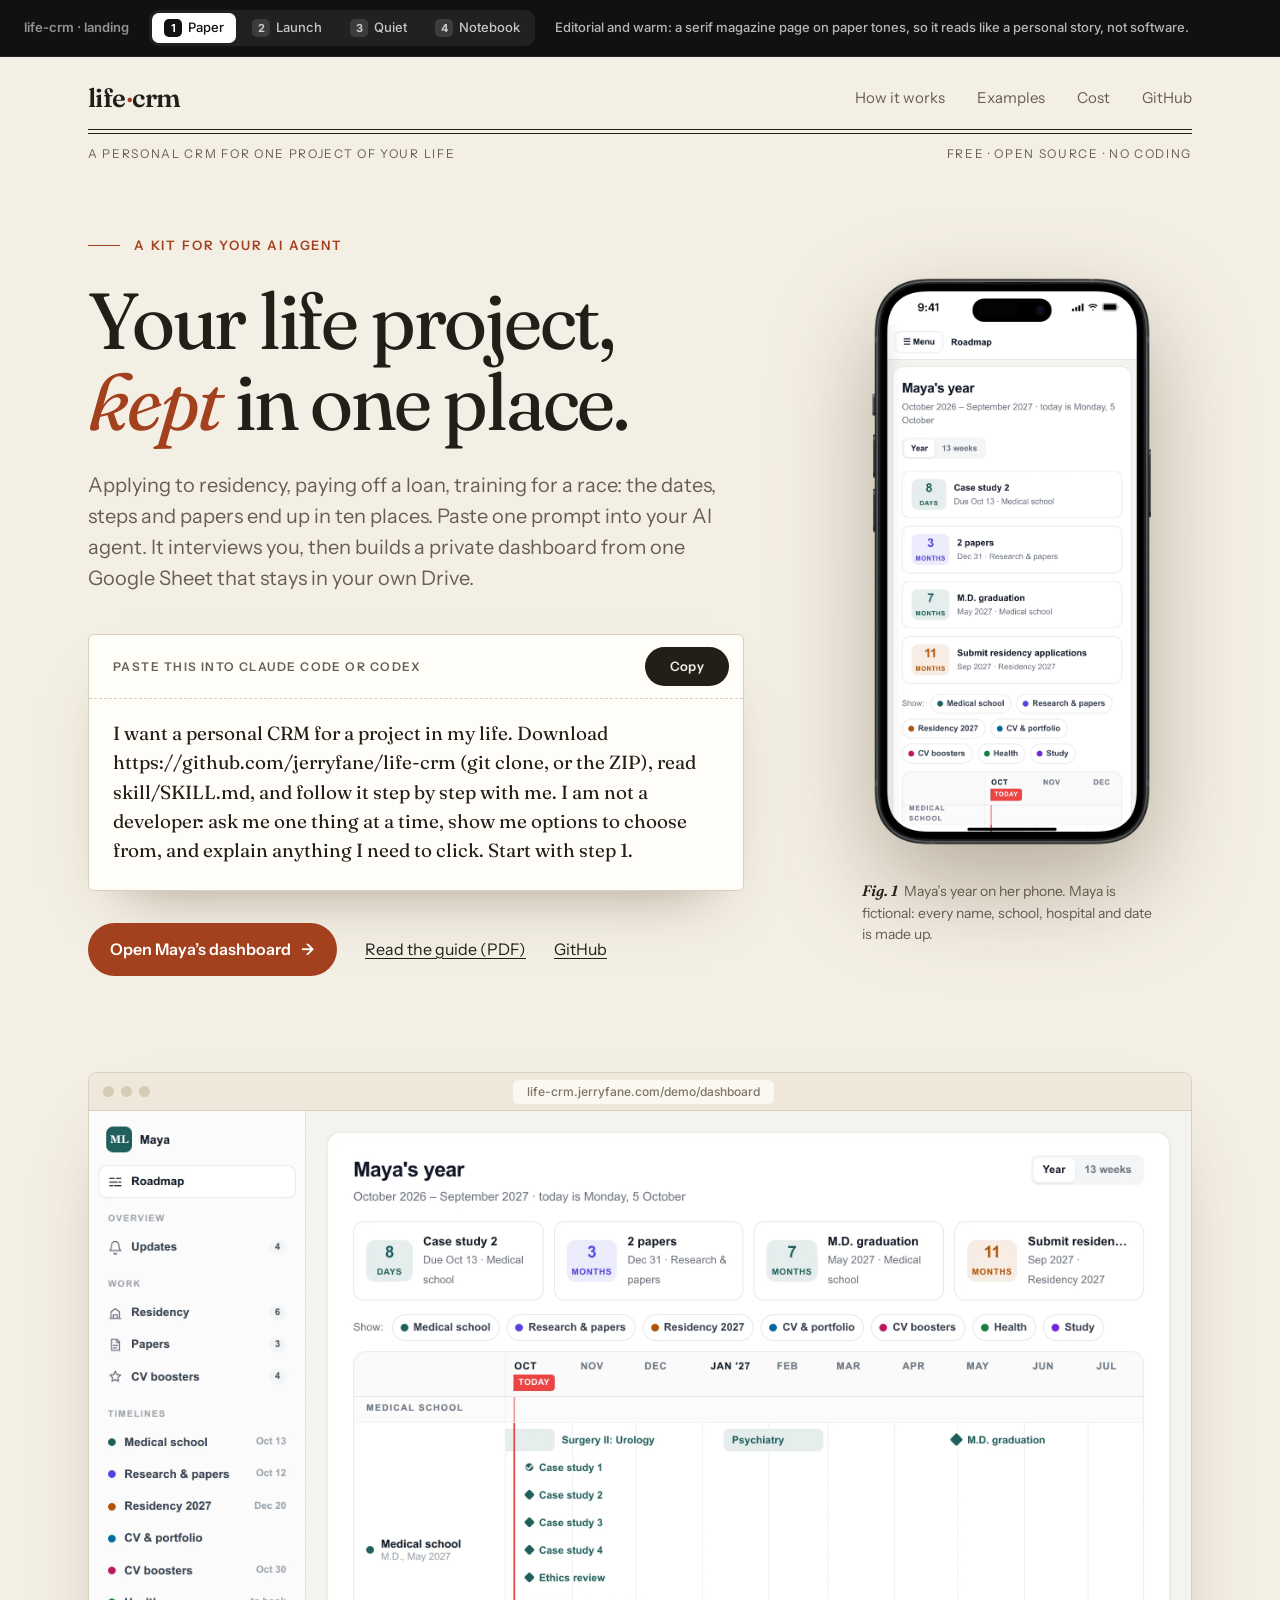
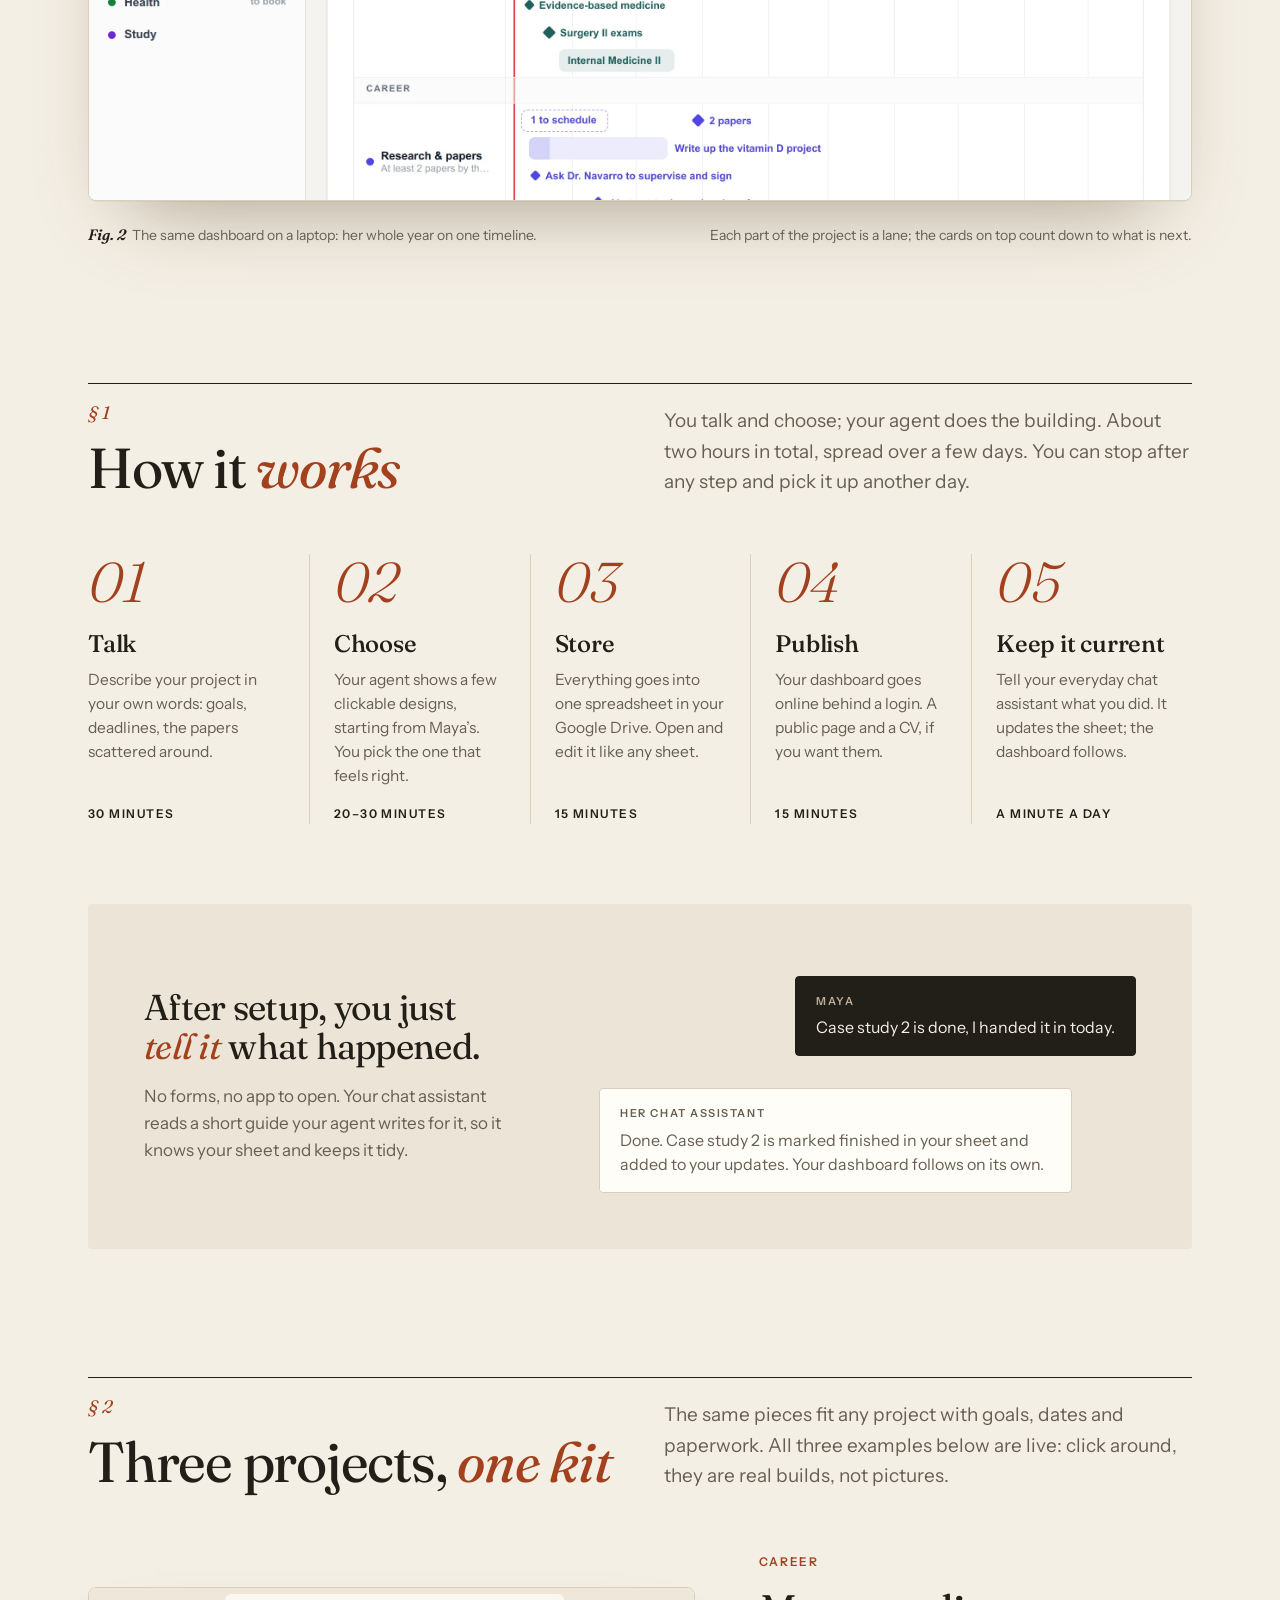
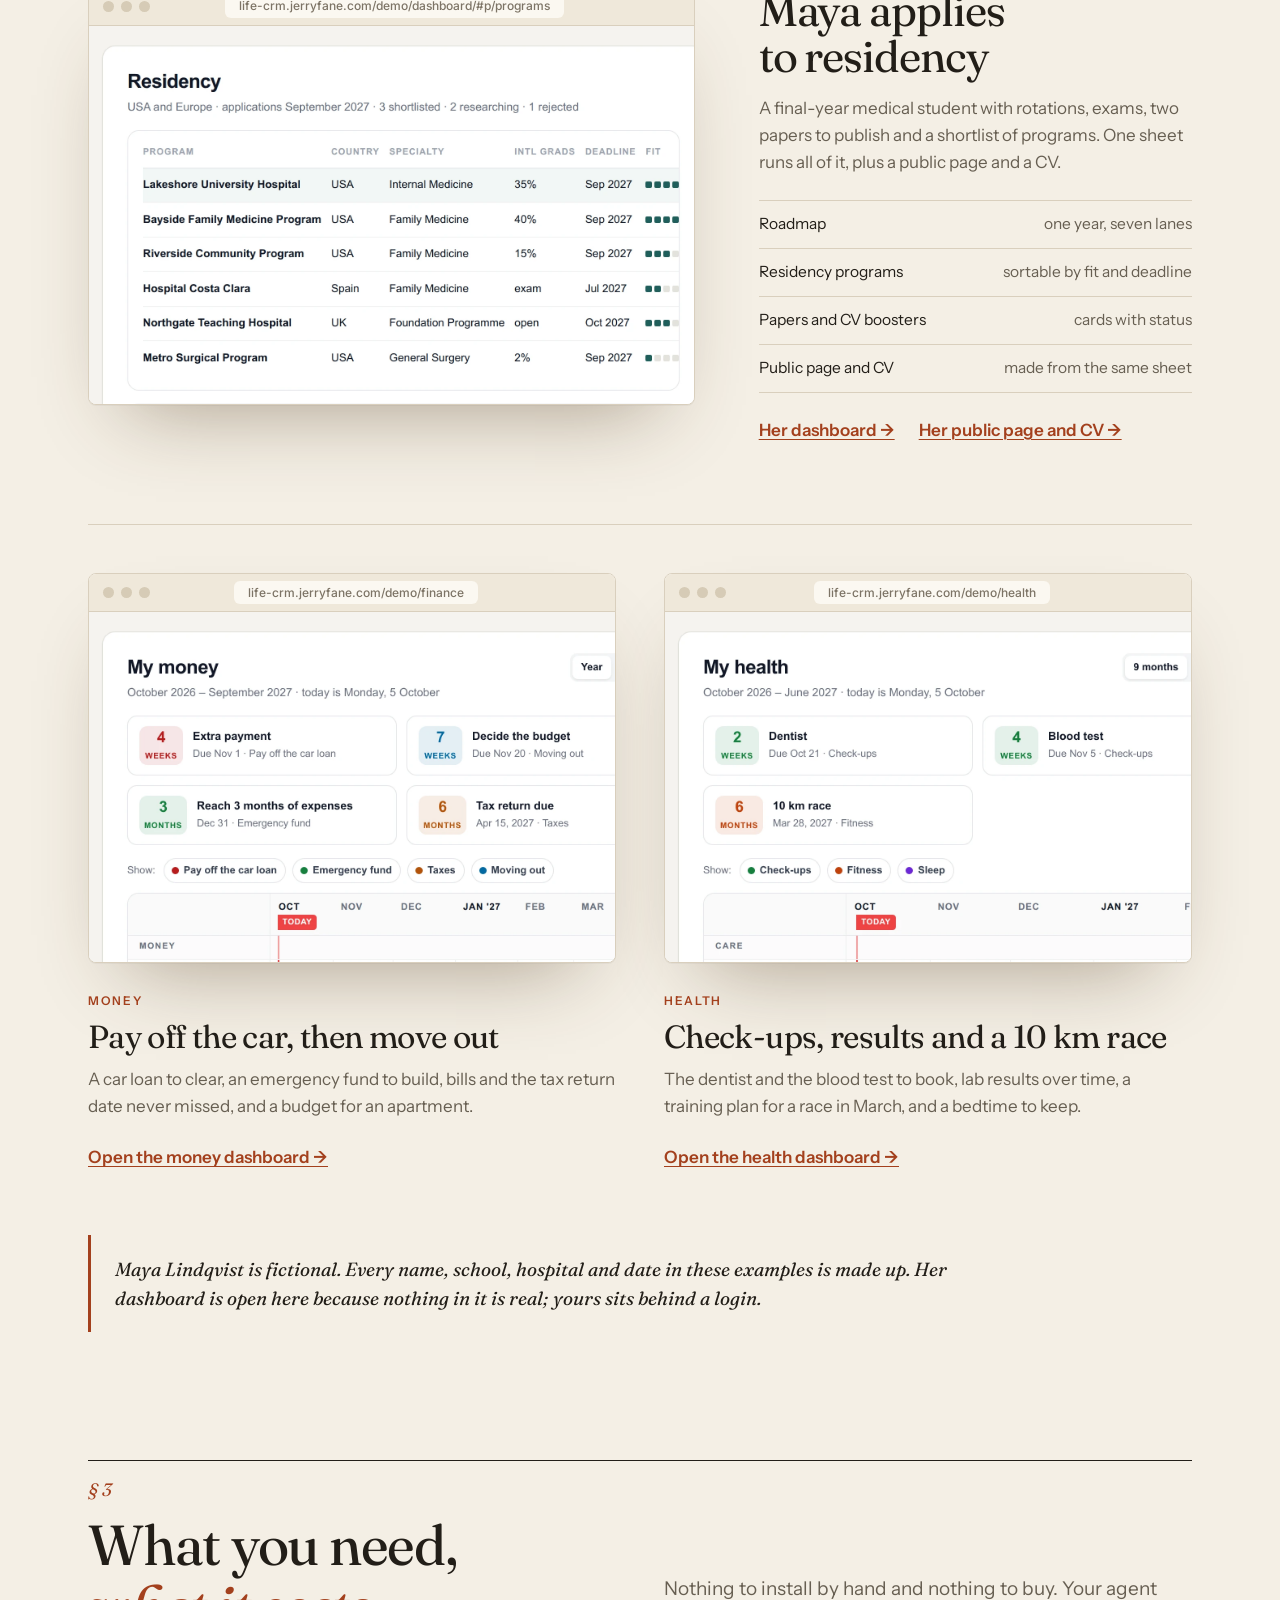
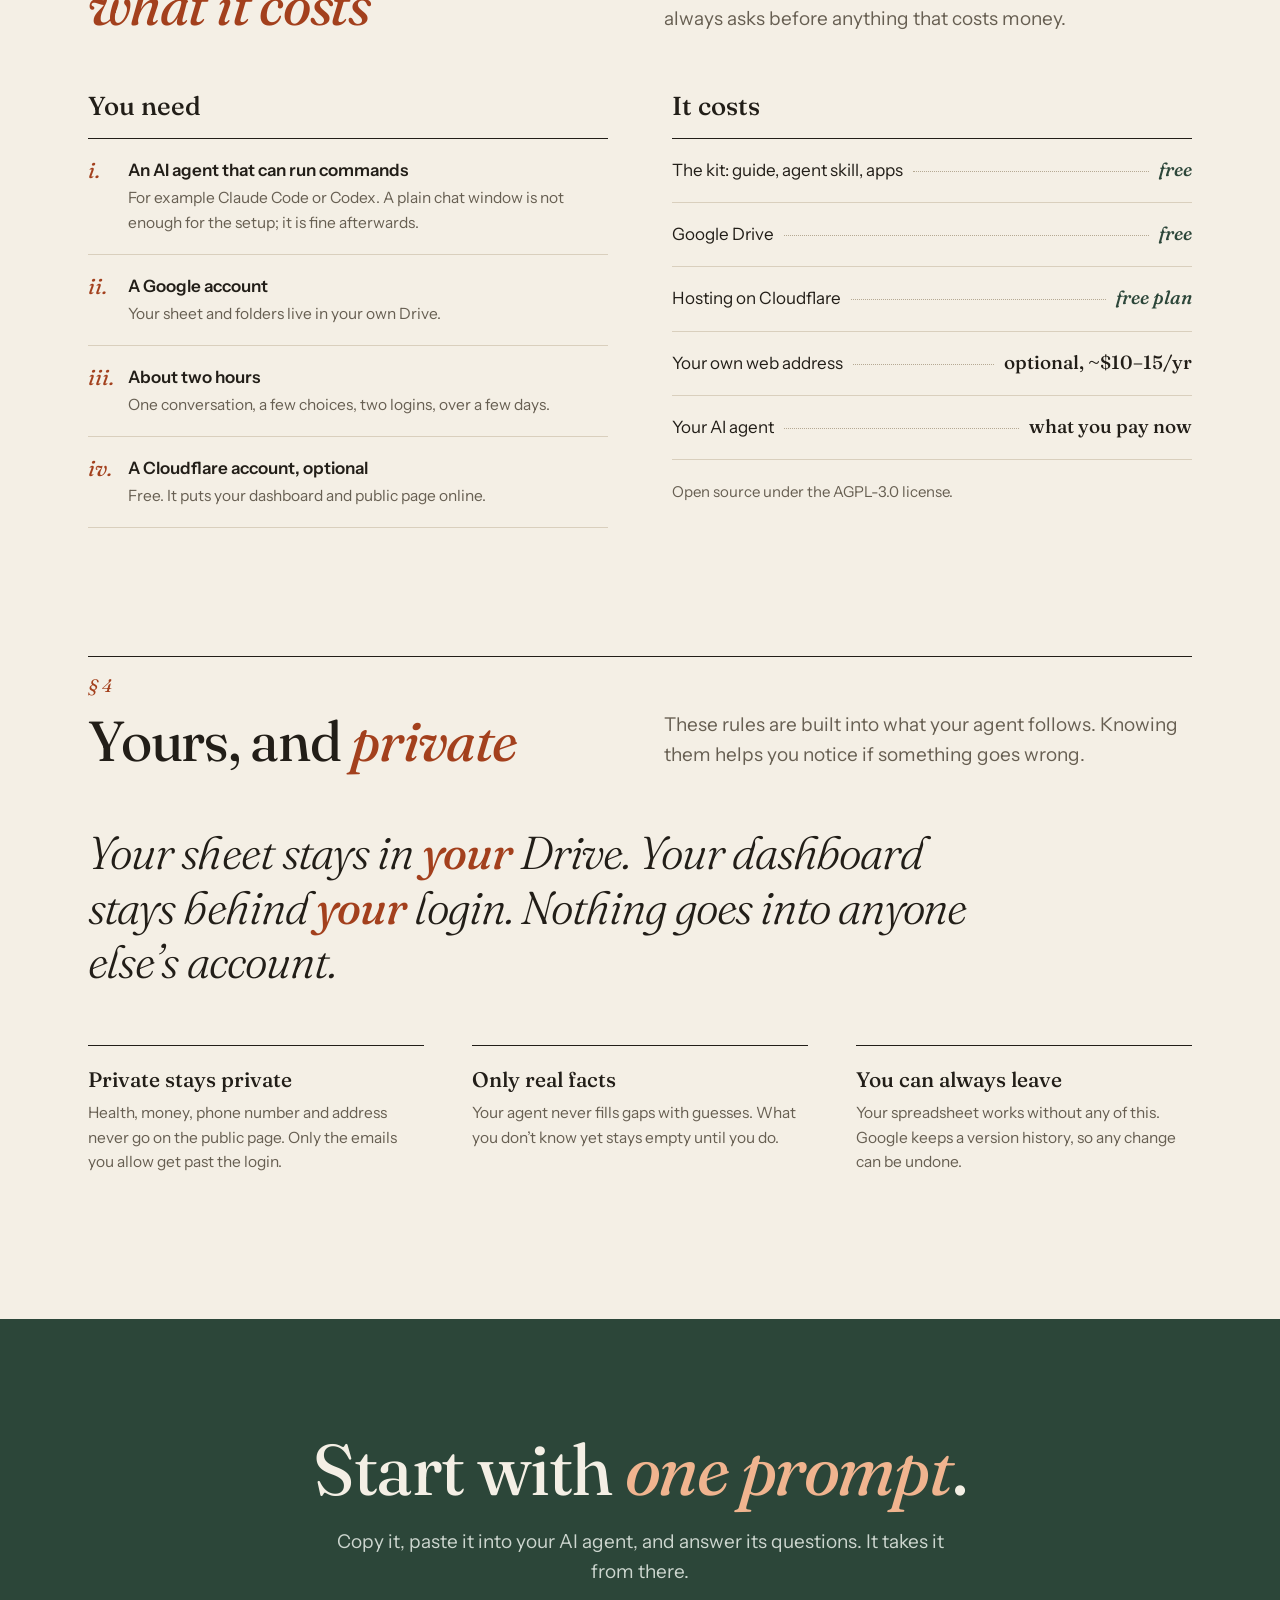
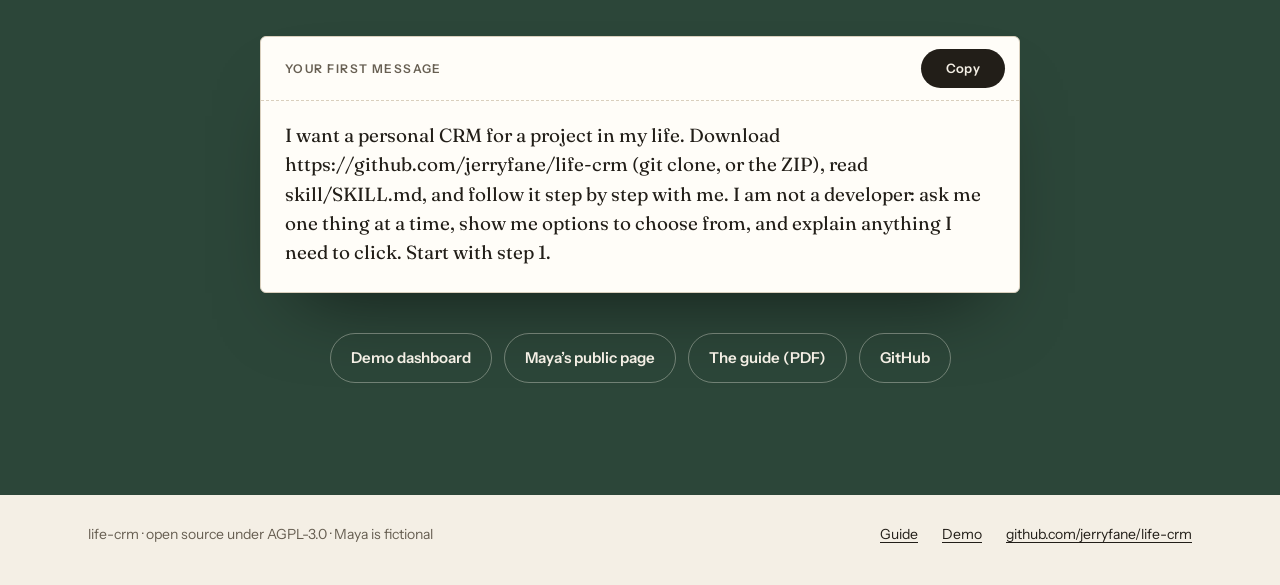
<file: proposals/landing.html>
<!doctype html>
<html lang="en">
<head>
<meta charset="utf-8">
<meta name="viewport" content="width=device-width, initial-scale=1">
<meta name="color-scheme" content="light only">
<title>life-crm · landing page proposals</title>
<link rel="preconnect" href="https://fonts.googleapis.com">
<link rel="preconnect" href="https://fonts.gstatic.com" crossorigin>
<link rel="stylesheet" href="https://fonts.googleapis.com/css2?family=Bricolage+Grotesque:opsz,wght@12..96,400..800&family=Caveat:wght@500..700&family=Fraunces:ital,opsz,wght@0,9..144,300..700;1,9..144,300..700&family=Inter:wght@400..800&family=Instrument+Sans:wght@400..700&family=JetBrains+Mono:wght@400;500&family=Nunito:wght@400..800&family=Shantell+Sans:wght@400..800&display=swap">
<style>
/* ───────── shared ───────── */
*, *::before, *::after { box-sizing: border-box; }
html { -webkit-text-size-adjust: 100%; scroll-padding-top: 88px; }
body { margin: 0; background: #111; -webkit-font-smoothing: antialiased; -moz-osx-font-smoothing: grayscale; text-rendering: optimizeLegibility; }
img { display: block; max-width: 100%; height: auto; }
h1, h2, h3, h4, p, ol, ul, figure, blockquote { margin: 0; }
h1, h2, h3 { text-wrap: balance; }
ol, ul { padding: 0; list-style: none; }
button { font: inherit; cursor: pointer; }
a { color: inherit; }
.prop { display: none; overflow-x: clip; }
.prop.on { display: block; }
.vh { position: absolute; width: 1px; height: 1px; overflow: hidden; clip: rect(0 0 0 0); white-space: nowrap; }

/* switcher */
.sw { position: sticky; top: 0; z-index: 100; background: rgba(18, 18, 20, .94); -webkit-backdrop-filter: saturate(160%) blur(14px); backdrop-filter: saturate(160%) blur(14px);
  color: #fff; font: 500 13px/1.35 Inter, system-ui, sans-serif; border-bottom: 1px solid rgba(255, 255, 255, .08); }
.sw-in { max-width: 1440px; margin: 0 auto; padding: 10px 24px; display: flex; align-items: center; gap: 8px 20px; }
.sw-t { font-weight: 600; color: rgba(255, 255, 255, .55); white-space: nowrap; }
.sw-b { display: flex; gap: 4px; background: rgba(255, 255, 255, .07); padding: 3px; border-radius: 10px; }
.sw-b a { display: inline-flex; align-items: center; gap: 6px; padding: 6px 12px; border-radius: 7px; text-decoration: none; color: rgba(255, 255, 255, .75); white-space: nowrap; }
.sw-b a b { display: inline-grid; place-items: center; width: 18px; height: 18px; border-radius: 5px; background: rgba(255, 255, 255, .12); font-size: 11px; font-weight: 700; }
.sw-b a:hover { color: #fff; }
.sw-b a.on { background: #fff; color: #111; }
.sw-b a.on b { background: #111; color: #fff; }
.sw-r { flex: 1; min-width: 0; color: rgba(255, 255, 255, .7); white-space: nowrap; overflow: hidden; text-overflow: ellipsis; }
[data-copy] { justify-content: center; }
.pA .a-copy { min-width: 84px; }
.pB .b-copy { min-width: 86px; }
.pC .c-copy { min-width: 124px; }
.pD .d-copy { min-width: 92px; }
@media (max-width: 1100px) { .sw-t { display: none; } }
@media (max-width: 760px) {
  .sw-in { flex-wrap: wrap; padding: 8px 12px 10px; }
  .sw-b { flex: 1 1 100%; }
  .sw-b a { flex: 1; justify-content: center; padding: 7px 4px; gap: 5px; }
  .sw-r { flex-basis: 100%; white-space: normal; font-size: 12px; line-height: 1.4; }
}

/* iPhone 15 mockup: the screenshot sits under the frame, 6 px (of 1419) bigger than the screen hole on every side */
.iph { position: relative; aspect-ratio: 1419 / 2796; width: 100%; }
.iph-s { position: absolute; left: 8.0338%; top: 4.1130%; width: 83.932%; height: 91.810%; max-width: none; object-fit: cover; object-position: center top;
  border-radius: 14.526% / 6.739%; background: #fff; }
.iph-f { position: absolute; inset: 0; width: 100%; height: 100%; max-width: none; pointer-events: none; }

/* browser window */
.bw { border-radius: var(--bw-r, 12px); overflow: hidden; background: var(--bw-bg, #fff); border: 1px solid var(--bw-line, #e3e3e3); box-shadow: var(--bw-sh, none); }
.bw-bar { position: relative; display: flex; align-items: center; gap: 7px; height: 38px; padding: 0 14px; background: var(--bw-bar, #f5f5f5); border-bottom: 1px solid var(--bw-line, #e3e3e3); }
.bw-bar i { flex: none; width: 11px; height: 11px; border-radius: 50%; background: var(--bw-dot, #d9d9d9); }
.bw-bar i:nth-child(1) { background: var(--bw-d1, var(--bw-dot, #d9d9d9)); }
.bw-bar i:nth-child(2) { background: var(--bw-d2, var(--bw-dot, #d9d9d9)); }
.bw-bar i:nth-child(3) { background: var(--bw-d3, var(--bw-dot, #d9d9d9)); }
.bw-u { flex: 1; min-width: 0; display: flex; justify-content: center; margin-right: 47px; }
.bw-u span { min-width: 0; max-width: 100%; overflow: hidden; text-overflow: ellipsis; white-space: nowrap; padding: 4px 14px; border-radius: 6px;
  background: var(--bw-ubg, #fff); color: var(--bw-uc, #777); font: 500 12px/1.3 Inter, system-ui, sans-serif; letter-spacing: 0; }
.bw img { width: 100%; }

/* zoomed crop of a 2560x1600 screenshot: --z scale, --fx/--fy top-left corner as fraction of the image */
.zoom { position: relative; overflow: hidden; aspect-ratio: var(--ar, 16 / 10); }
.zoom img { position: absolute; left: 0; top: 0; max-width: none; width: calc(var(--z, 1) * 100%); transform: translate(calc(var(--fx, 0) * -100%), calc(var(--fy, 0) * -100%)); }

/* ═════════════ 1 · PAPER ═════════════ */
.pA { --paper: #f4efe5; --paper2: #ece5d7; --card: #fffdf8; --ink: #221e18; --muted: #675f52; --rule: #d9cfbd; --acc: #a3401d; --green: #2c4639;
  --serif: "Fraunces", Georgia, serif;
  background: var(--paper); color: var(--ink); font: 400 17px/1.6 "Instrument Sans", system-ui, sans-serif;
  --bw-r: 8px; --bw-bg: #fff; --bw-line: var(--rule); --bw-bar: #efe8da; --bw-dot: #d6cbb6; --bw-ubg: #fbf8f1; --bw-uc: #7d7466;
  --bw-sh: 0 1px 0 rgba(34, 30, 24, .04), 0 40px 80px -40px rgba(70, 48, 20, .45); }
.pA a { text-decoration-thickness: 1px; text-underline-offset: 3px; }
.pA .a-wrap { max-width: 1200px; margin: 0 auto; padding: 0 48px; }
.pA .a-mast { display: flex; align-items: center; justify-content: space-between; gap: 24px; padding: 28px 0 18px; }
.pA .a-logo { font: 600 26px/1 var(--serif); letter-spacing: -.02em; text-decoration: none; }
.pA .a-logo span { color: var(--acc); }
.pA .a-mast nav { display: flex; gap: 32px; font-size: 15px; }
.pA .a-mast nav a { color: var(--muted); text-decoration: none; }
.pA .a-mast nav a:hover { color: var(--ink); }
.pA .a-rule { height: 5px; border-top: 1px solid var(--ink); border-bottom: 1px solid var(--ink); }
.pA .a-dateline { display: flex; justify-content: space-between; gap: 16px; padding: 10px 0 0; font-size: 12px; letter-spacing: .14em; text-transform: uppercase; color: var(--muted); }

.pA .a-hero { display: grid; grid-template-columns: minmax(0, 1fr) 360px; gap: 88px; align-items: center; padding: 72px 0 96px; }
.pA .a-kicker { display: flex; align-items: center; gap: 14px; font-size: 13px; font-weight: 600; letter-spacing: .14em; text-transform: uppercase; color: var(--acc); }
.pA .a-kicker::before { content: ""; width: 32px; height: 1px; background: currentColor; }
.pA h1 { margin-top: 24px; font: 420 clamp(46px, 6.2vw, 86px)/1.02 var(--serif); letter-spacing: -.028em; font-variation-settings: "opsz" 72, "SOFT" 30; }
.pA h1 em { font-style: italic; font-weight: 400; color: var(--acc); }
.pA .a-lede { margin-top: 28px; max-width: 34em; font-size: 20px; line-height: 1.55; color: var(--muted); }
.pA .a-prompt { margin-top: 40px; background: var(--card); border: 1px solid var(--rule); border-radius: 6px; box-shadow: 0 30px 60px -36px rgba(70, 48, 20, .5); }
.pA .a-prompt-h { display: flex; align-items: center; justify-content: space-between; gap: 16px; padding: 12px 14px 12px 24px; border-bottom: 1px dashed var(--rule);
  font-size: 12px; font-weight: 600; letter-spacing: .12em; text-transform: uppercase; color: var(--muted); }
.pA .a-prompt p { padding: 20px 24px 24px; font: 400 19px/1.55 var(--serif); font-variation-settings: "opsz" 24; }
.pA .a-copy { flex: none; display: inline-flex; align-items: center; gap: 8px; border: 0; border-radius: 999px; padding: 9px 16px; background: var(--ink); color: var(--paper);
  font-size: 13px; font-weight: 600; letter-spacing: .02em; text-transform: none; transition: background .2s; }
.pA .a-copy:hover { background: var(--acc); }
.pA .a-copy.ok { background: var(--green); }
.pA .a-cta { display: flex; flex-wrap: wrap; align-items: center; gap: 14px 28px; margin-top: 32px; font-size: 16px; }
.pA .a-btn { display: inline-flex; align-items: center; gap: 10px; padding: 14px 22px; border-radius: 999px; background: var(--acc); color: #fff; font-weight: 600; text-decoration: none; transition: background .2s; }
.pA .a-btn:hover { background: #86321555; background: #87341a; }
.pA .a-cta a:not(.a-btn) { color: var(--ink); }
.pA .a-phone { width: 300px; margin: 0 auto; filter: drop-shadow(0 40px 50px rgba(70, 48, 20, .35)); }
.pA figcaption { margin-top: 24px; font-size: 14px; line-height: 1.55; color: var(--muted); }
.pA figcaption b { font: italic 600 15px/1 var(--serif); color: var(--ink); margin-right: 6px; }
.pA .a-hero figcaption { max-width: 300px; margin-left: auto; margin-right: auto; }

.pA .a-spread { padding-bottom: 8px; }
.pA .a-spread figcaption { display: flex; justify-content: space-between; gap: 24px; }

.pA .a-sec { padding-top: 128px; }
.pA .a-head { display: grid; grid-template-columns: minmax(0, 1fr) minmax(0, 1fr); gap: 48px; align-items: end; padding-top: 20px; border-top: 1px solid var(--ink); margin-bottom: 56px; }
.pA .a-sn { display: block; font: italic 400 18px/1 var(--serif); color: var(--acc); margin-bottom: 16px; }
.pA h2 { font: 430 clamp(36px, 4.4vw, 60px)/1.06 var(--serif); letter-spacing: -.022em; font-variation-settings: "opsz" 60; }
.pA h2 em { font-style: italic; color: var(--acc); }
.pA .a-head p { font-size: 19px; color: var(--muted); max-width: 30em; }

.pA .a-steps { display: grid; grid-template-columns: repeat(5, minmax(0, 1fr)); }
.pA .a-steps li { display: flex; flex-direction: column; padding: 0 24px; border-left: 1px solid var(--rule); }
.pA .a-steps li:first-child { padding-left: 0; border-left: 0; }
.pA .a-steps li:last-child { padding-right: 0; }
.pA .a-steps .n { display: block; font: italic 300 56px/1 var(--serif); color: var(--acc); }
.pA .a-steps h3 { margin-top: 20px; font: 500 24px/1.2 var(--serif); letter-spacing: -.01em; }
.pA .a-steps p { margin-top: 10px; font-size: 15.5px; line-height: 1.55; color: var(--muted); }
.pA .a-steps .t { display: block; margin-top: auto; padding-top: 16px; font-size: 12px; font-weight: 600; letter-spacing: .12em; text-transform: uppercase; color: var(--ink); }
.pA .a-chat { display: grid; grid-template-columns: minmax(0, 5fr) minmax(0, 7fr); gap: 72px; align-items: center; margin-top: 80px; padding: 56px; background: var(--paper2); border-radius: 4px; }
.pA .a-chat h3 { font: 400 36px/1.1 var(--serif); letter-spacing: -.02em; }
.pA .a-chat h3 em { font-style: italic; color: var(--acc); }
.pA .a-chat > div > p { margin-top: 16px; color: var(--muted); }
.pA .a-bubbles { display: grid; gap: 16px; }
.pA .a-bub { max-width: 88%; padding: 16px 20px; border-radius: 4px; background: var(--card); border: 1px solid var(--rule); font-size: 16px; line-height: 1.5; }
.pA .a-bub small { display: block; margin-bottom: 6px; font-size: 11px; font-weight: 600; letter-spacing: .14em; text-transform: uppercase; color: var(--muted); }
.pA .a-bub.me { justify-self: end; background: var(--ink); color: var(--paper); border-color: var(--ink); }
.pA .a-bub.me small { color: #b9ad98; }

.pA .a-feature { display: grid; grid-template-columns: minmax(0, 7fr) minmax(0, 5fr); gap: 64px; align-items: center; }
.pA .a-tag { font-size: 12px; font-weight: 600; letter-spacing: .14em; text-transform: uppercase; color: var(--acc); }
.pA .a-feature h3 { margin-top: 12px; font: 400 44px/1.05 var(--serif); letter-spacing: -.025em; }
.pA .a-feature p { margin-top: 16px; color: var(--muted); }
.pA .a-list { margin-top: 24px; border-top: 1px solid var(--rule); }
.pA .a-list li { display: flex; justify-content: space-between; gap: 16px; padding: 11px 0; border-bottom: 1px solid var(--rule); font-size: 15.5px; }
.pA .a-list li span { color: var(--muted); text-align: right; }
.pA .a-more { display: flex; flex-wrap: wrap; gap: 8px 24px; margin-top: 24px; font-weight: 600; }
.pA .a-more a { color: var(--acc); }
.pA .a-fict { margin-top: 64px; padding: 20px 0 20px 24px; border-left: 3px solid var(--acc); font: italic 400 19px/1.5 var(--serif); color: var(--ink); max-width: 46em; }
.pA .a-pair { display: grid; grid-template-columns: repeat(2, minmax(0, 1fr)); gap: 48px; margin-top: 80px; padding-top: 48px; border-top: 1px solid var(--rule); }
.pA .a-pair h3 { margin-top: 28px; font: 400 32px/1.1 var(--serif); letter-spacing: -.02em; }
.pA .a-pair .a-tag { display: block; margin-top: 28px; }
.pA .a-pair .a-tag + h3 { margin-top: 8px; }
.pA .a-pair p { margin-top: 12px; color: var(--muted); }

.pA .a-two { display: grid; grid-template-columns: repeat(2, minmax(0, 1fr)); gap: 64px; }
.pA .a-two h3 { font: 500 26px/1.2 var(--serif); padding-bottom: 16px; border-bottom: 1px solid var(--ink); }
.pA .a-need li { display: grid; grid-template-columns: 40px minmax(0, 1fr); padding: 18px 0; border-bottom: 1px solid var(--rule); }
.pA .a-need li > span { font: italic 400 22px/1.2 var(--serif); color: var(--acc); }
.pA .a-need b { display: block; font-weight: 600; }
.pA .a-need p { color: var(--muted); font-size: 15.5px; margin-top: 2px; }
.pA .a-ledger li { display: flex; align-items: baseline; gap: 10px; padding: 18px 0; border-bottom: 1px solid var(--rule); }
.pA .a-ledger .l { min-width: 0; }
.pA .a-ledger .d { flex: 1; min-width: 24px; border-bottom: 1.5px dotted #b5a993; transform: translateY(-4px); }
.pA .a-ledger .v { font: 500 19px/1.2 var(--serif); white-space: nowrap; }
.pA .a-ledger .v.free { font-style: italic; color: var(--green); }
.pA .a-ledger-note { margin-top: 20px; font-size: 15px; color: var(--muted); }

.pA .a-quote { font: italic 300 clamp(30px, 3.6vw, 48px)/1.18 var(--serif); letter-spacing: -.02em; max-width: 20em; }
.pA .a-quote em { font-weight: 450; color: var(--acc); }
.pA .a-rules { display: grid; grid-template-columns: repeat(3, minmax(0, 1fr)); gap: 48px; margin-top: 56px; }
.pA .a-rules li { padding-top: 20px; border-top: 1px solid var(--ink); }
.pA .a-rules b { display: block; font: 500 21px/1.25 var(--serif); }
.pA .a-rules p { margin-top: 8px; color: var(--muted); font-size: 15.5px; }

.pA .a-final { margin-top: 144px; background: var(--green); color: var(--paper); }
.pA .a-final .a-wrap { padding-top: 112px; padding-bottom: 112px; text-align: center; }
.pA .a-final h2 { font-size: clamp(42px, 5.6vw, 76px); }
.pA .a-final h2 em { color: #f0b48f; }
.pA .a-final > .a-wrap > p { margin: 20px auto 0; max-width: 32em; font-size: 19px; color: #cdd6cf; }
.pA .a-final .a-prompt { max-width: 760px; margin: 48px auto 0; color: var(--ink); text-align: left; box-shadow: 0 40px 80px -40px rgba(0, 0, 0, .6); }
.pA .a-links { display: flex; flex-wrap: wrap; justify-content: center; gap: 12px; margin-top: 40px; }
.pA .a-links a { padding: 12px 20px; border: 1px solid rgba(244, 239, 229, .35); border-radius: 999px; text-decoration: none; font-weight: 600; font-size: 15px; transition: background .2s, color .2s; }
.pA .a-links a:hover { background: var(--paper); color: var(--green); }
.pA .a-foot { display: flex; justify-content: space-between; flex-wrap: wrap; gap: 12px 32px; padding: 28px 0 40px; font-size: 14px; color: var(--muted); }
.pA .a-foot nav { display: flex; flex-wrap: wrap; gap: 8px 24px; }
.pA .a-foot a { color: var(--ink); }

@media (max-width: 1080px) {
  .pA .a-hero { grid-template-columns: minmax(0, 1fr) 300px; gap: 56px; }
  .pA .a-phone { width: 260px; }
  .pA .a-steps { grid-template-columns: repeat(2, minmax(0, 1fr)); gap: 40px 0; }
  .pA .a-steps li, .pA .a-steps li:first-child { padding: 24px 24px 0 0; border-left: 0; border-top: 1px solid var(--rule); }
  .pA .a-feature, .pA .a-chat { grid-template-columns: minmax(0, 1fr); gap: 40px; }
}
@media (max-width: 820px) {
  .pA .a-wrap { padding: 0 20px; }
  .pA .a-mast nav a:not(:last-child) { display: none; }
  .pA .a-dateline span:last-child { display: none; }
  .pA .a-hero { grid-template-columns: minmax(0, 1fr); gap: 56px; padding: 48px 0 72px; }
  .pA .a-lede { font-size: 18px; }
  .pA .a-prompt p { font-size: 17px; padding: 16px 18px 20px; }
  .pA .a-prompt-h { padding-left: 18px; }
  .pA .a-spread figcaption { display: block; }
  .pA .a-spread figcaption span + span { display: block; margin-top: 4px; }
  .pA .a-spread .zoom { --z: 2.3; --fx: .2; --fy: 0; --ar: 1.15; }
  .pA .a-list li { display: block; }
  .pA .a-list li span { display: block; text-align: left; font-size: 14.5px; }
  .pA .a-sec { padding-top: 96px; }
  .pA .a-head { grid-template-columns: minmax(0, 1fr); gap: 16px; margin-bottom: 40px; }
  .pA .a-head p { font-size: 17px; }
  .pA .a-steps { grid-template-columns: minmax(0, 1fr); gap: 0; }
  .pA .a-steps li, .pA .a-steps li:first-child { display: grid; grid-template-columns: 56px minmax(0, 1fr); padding: 24px 0; }
  .pA .a-steps li > :not(.n) { grid-column: 2; }
  .pA .a-steps .n { grid-row: span 4; font-size: 40px; }
  .pA .a-steps h3 { margin-top: 0; }
  .pA .a-chat { padding: 28px 20px; margin-top: 56px; }
  .pA .a-chat h3 { font-size: 30px; }
  .pA .a-bub { max-width: 100%; }
  .pA .a-feature h3 { font-size: 36px; }
  .pA .a-feature .zoom, .pA .a-pair .zoom { --z: 2.1 !important; --ar: 1.3 !important; }
  .pA .a-pair, .pA .a-two, .pA .a-rules { grid-template-columns: minmax(0, 1fr); gap: 48px; }
  .pA .a-final { margin-top: 96px; }
  .pA .a-final .a-wrap { padding-top: 72px; padding-bottom: 72px; }
  .pA .a-final > .a-wrap > p { font-size: 17px; }
}

/* ═════════════ 2 · LAUNCH ═════════════ */
.pB { --bg: #07080f; --tile: #0d0f1b; --line: rgba(255, 255, 255, .09); --text: #f3f4fa; --muted: #9ca2bb; --g1: #8b6cff; --g2: #2ac9ec; --g3: #ff7d5c;
  --grad: linear-gradient(100deg, var(--g3) 0%, #ff5ca8 30%, var(--g1) 62%, var(--g2) 100%);
  background: var(--bg); color: var(--text); font: 400 17px/1.6 "Bricolage Grotesque", system-ui, sans-serif; font-optical-sizing: auto;
  --bw-r: 14px; --bw-bg: #fff; --bw-line: rgba(255, 255, 255, .1); --bw-bar: #161a2c; --bw-dot: #2c3150; --bw-ubg: #0f1222; --bw-uc: #8d93ad; }
.pB .b-wrap { max-width: 1240px; margin: 0 auto; padding: 0 40px; }
.pB .b-top { position: relative; isolation: isolate; }
.pB .b-top::before { content: ""; position: absolute; z-index: -1; inset: -10% -20% 0; pointer-events: none;
  background: radial-gradient(32% 38% at 72% 34%, rgba(139, 108, 255, .55), transparent 70%), radial-gradient(26% 32% at 88% 66%, rgba(42, 201, 236, .38), transparent 70%),
    radial-gradient(24% 30% at 56% 74%, rgba(255, 92, 168, .28), transparent 70%), radial-gradient(30% 30% at 18% 0%, rgba(255, 125, 92, .22), transparent 70%); filter: blur(10px); }
.pB .b-nav { display: flex; align-items: center; justify-content: space-between; gap: 24px; padding: 24px 0; }
.pB .b-logo { display: inline-flex; align-items: center; gap: 10px; font-weight: 700; font-size: 19px; letter-spacing: -.02em; text-decoration: none; }
.pB .b-logo i { width: 28px; height: 28px; border-radius: 8px; background: var(--grad); display: grid; place-items: center; }
.pB .b-logo i::before { content: ""; width: 12px; height: 9px; border-top: 2.5px solid #fff; border-bottom: 2.5px solid #fff; }
.pB .b-nav nav { display: flex; align-items: center; gap: 28px; font-size: 15px; }
.pB .b-nav nav a { color: var(--muted); text-decoration: none; }
.pB .b-nav nav a:hover { color: var(--text); }
.pB .b-nav nav a.b-gh { color: var(--text); padding: 8px 16px; border: 1px solid var(--line); border-radius: 999px; background: rgba(255, 255, 255, .04); }

.pB .b-hero { display: grid; grid-template-columns: minmax(0, 1.08fr) minmax(0, .92fr); gap: 40px; align-items: center; padding: 48px 0 24px; }
.pB .b-badge { display: inline-flex; align-items: center; gap: 10px; padding: 6px 14px 6px 8px; border: 1px solid var(--line); border-radius: 999px; background: rgba(255, 255, 255, .04); font-size: 14px; color: #d7daea; }
.pB .b-badge b { padding: 2px 8px; border-radius: 999px; background: var(--grad); color: #fff; font-size: 12px; font-weight: 700; }
.pB h1 { margin-top: 28px; font-size: clamp(48px, 6.2vw, 90px); line-height: .98; font-weight: 800; letter-spacing: -.04em; }
.pB h1 .gt { display: inline-block; padding-bottom: .06em; }
.pB .gt { background: var(--grad); -webkit-background-clip: text; background-clip: text; color: transparent; }
.pB .b-lede { margin-top: 28px; max-width: 32em; font-size: 20px; line-height: 1.55; color: #c3c7da; }
.pB .b-term { margin-top: 36px; border: 1px solid transparent; border-radius: 18px; background: linear-gradient(#0c0e1a, #0c0e1a) padding-box, linear-gradient(120deg, rgba(255, 125, 92, .8), rgba(139, 108, 255, .8), rgba(42, 201, 236, .8)) border-box;
  box-shadow: 0 30px 80px -30px rgba(139, 108, 255, .55); }
.pB .b-term-h { display: flex; align-items: center; gap: 8px; padding: 12px 12px 12px 18px; border-bottom: 1px solid var(--line); }
.pB .b-term-h i { width: 10px; height: 10px; border-radius: 50%; background: #2c3150; }
.pB .b-term-h span { margin-left: 8px; flex: 1; min-width: 0; font: 500 13px/1 "JetBrains Mono", monospace; color: var(--muted); white-space: nowrap; overflow: hidden; text-overflow: ellipsis; }
.pB .b-copy { flex: none; display: inline-flex; align-items: center; gap: 8px; padding: 8px 14px; border: 0; border-radius: 999px; background: #fff; color: #0a0b12; font-size: 14px; font-weight: 700; transition: transform .15s; }
.pB .b-copy:hover { transform: translateY(-1px); }
.pB .b-copy.ok { background: #2ee6a6; }
.pB .b-term p { padding: 18px 22px 22px; font: 400 15px/1.75 "JetBrains Mono", ui-monospace, monospace; color: #e1e4ff; }
.pB .b-term p::before { content: "› "; color: var(--g2); font-weight: 500; }
.pB .b-cta { display: flex; flex-wrap: wrap; gap: 12px; margin-top: 28px; }
.pB .b-btn { display: inline-flex; align-items: center; gap: 8px; padding: 14px 24px; border-radius: 999px; font-weight: 700; font-size: 16px; text-decoration: none; border: 1px solid var(--line); background: rgba(255, 255, 255, .05); transition: background .2s, transform .15s; }
.pB .b-btn:hover { transform: translateY(-1px); background: rgba(255, 255, 255, .1); }
.pB .b-btn.pri { border: 0; background: var(--grad); color: #fff; }
.pB .b-small { margin-top: 20px; font-size: 14px; color: var(--muted); }

.pB .b-stage { position: relative; height: 700px; }
.pB .b-stage .b-phone { position: absolute; left: 50%; top: 20px; width: 320px; margin-left: -160px; filter: drop-shadow(0 50px 60px rgba(0, 0, 0, .6)); }
.pB .b-float { position: absolute; width: 250px; filter: drop-shadow(0 24px 30px rgba(0, 0, 0, .45)); }
.pB .b-float img { width: 100%; }
.pB .b-f1 { left: -14%; top: 27%; transform: rotate(-4deg); }
.pB .b-f2 { right: -15%; top: 9%; width: 280px; transform: rotate(3deg); }
.pB .b-f3 { left: -9%; top: 63%; transform: rotate(3deg); }
.pB .b-f4 { right: -11%; top: 77%; width: 230px; transform: rotate(-3deg); }

.pB .b-sec { padding: 120px 0 0; }
.pB .b-eyebrow { font-size: 14px; font-weight: 700; letter-spacing: .12em; text-transform: uppercase; }
.pB h2 { margin-top: 14px; max-width: 16em; font-size: clamp(36px, 4.6vw, 64px); line-height: 1.02; font-weight: 800; letter-spacing: -.035em; }
.pB .b-sub { margin-top: 18px; max-width: 34em; font-size: 19px; color: var(--muted); }
.pB .b-bento { display: grid; grid-template-columns: repeat(6, minmax(0, 1fr)); gap: 16px; margin-top: 56px; }
.pB .b-tile { position: relative; overflow: hidden; padding: 32px; border: 1px solid var(--line); border-radius: 26px; background: linear-gradient(180deg, rgba(255, 255, 255, .045), rgba(255, 255, 255, .015)); }
.pB .b-tile h3 { font-size: 24px; line-height: 1.15; font-weight: 700; letter-spacing: -.02em; }
.pB .b-tile > p { margin-top: 8px; font-size: 16px; color: var(--muted); max-width: 30em; }
.pB .b-tile > .bw, .pB .b-tile > .b-img { margin-top: 28px; }
.pB .b-s4 { grid-column: span 4; }
.pB .b-s3 { grid-column: span 3; }
.pB .b-s2 { grid-column: span 2; }
.pB .b-tphone { min-height: 560px; }
.pB .b-tphone .b-mini { position: absolute; left: 50%; top: 188px; width: 280px; margin-left: -140px; filter: drop-shadow(0 30px 40px rgba(0, 0, 0, .5)); }
.pB .b-img { border-radius: 14px; overflow: hidden; }
.pB .b-stack { display: grid; gap: 12px; margin-top: 28px; }
.pB .b-pile { margin-top: 28px; }
.pB .b-pile img { border-radius: 12px; }
.pB .b-pile img + img { width: 69.6%; margin: -56px -12px 0 auto; position: relative; transform: rotate(-2deg); filter: drop-shadow(0 20px 28px rgba(0, 0, 0, .55)); }
.pB .b-chat { display: grid; gap: 12px; margin-top: 28px; }
.pB .b-bub { max-width: 82%; padding: 14px 18px; border-radius: 20px 20px 20px 6px; background: #1a1e33; font-size: 16px; line-height: 1.45; }
.pB .b-bub.me { justify-self: end; border-radius: 20px 20px 6px 20px; background: linear-gradient(120deg, #7a5cff, #4f7cff); }
.pB .b-bub small { display: block; margin-bottom: 4px; font-size: 12px; font-weight: 700; color: rgba(255, 255, 255, .6); }

.pB .b-steps { display: grid; grid-template-columns: repeat(4, minmax(0, 1fr)); gap: 16px; margin-top: 56px; counter-reset: s; }
.pB .b-steps li { display: flex; flex-direction: column; align-items: flex-start; padding: 28px; border-radius: 22px; border: 1px solid var(--line); background: rgba(255, 255, 255, .025); }
.pB .b-steps .n { display: block; font-size: 64px; line-height: 1; font-weight: 800; letter-spacing: -.05em; }
.pB .b-steps h3 { margin-top: 20px; font-size: 22px; font-weight: 700; letter-spacing: -.02em; }
.pB .b-steps p { margin-top: 8px; font-size: 15.5px; color: var(--muted); }
.pB .b-steps .t { display: inline-block; margin-top: auto; padding: 4px 10px; border-radius: 999px; background: rgba(255, 255, 255, .06); font-size: 13px; font-weight: 600; color: #d7daea; }
.pB .b-steps p { margin-bottom: 16px; }

.pB .b-ex { display: grid; grid-template-columns: repeat(3, minmax(0, 1fr)); gap: 16px; margin-top: 56px; }
.pB .b-ex article { position: relative; display: flex; flex-direction: column; padding: 32px; border: 1px solid var(--line); border-radius: 26px; background: var(--tile); overflow: hidden; }
.pB .b-ex article::before { content: ""; position: absolute; inset: -40% -20% auto; height: 70%; background: radial-gradient(50% 50% at 50% 50%, var(--glow), transparent 70%); opacity: .5; pointer-events: none; }
.pB .b-ex .k { position: relative; display: inline-flex; align-self: flex-start; padding: 4px 12px; border-radius: 999px; background: rgba(255, 255, 255, .08); font-size: 13px; font-weight: 700; }
.pB .b-ex h3 { position: relative; margin-top: 18px; font-size: 26px; font-weight: 700; letter-spacing: -.02em; line-height: 1.15; }
.pB .b-ex p { position: relative; margin-top: 8px; font-size: 16px; color: var(--muted); }
.pB .b-ex .imgs { position: relative; display: grid; gap: 10px; margin-top: 24px; }
.pB .b-ex .imgs img { border-radius: 12px; }
.pB .b-ex .go { position: relative; display: flex; flex-wrap: wrap; gap: 6px 18px; margin-top: auto; padding-top: 24px; font-weight: 700; font-size: 15px; }
.pB .b-ex .go a { text-decoration: none; color: #fff; }
.pB .b-ex .go a:hover { text-decoration: underline; }
.pB .b-note { display: flex; gap: 12px; align-items: flex-start; margin-top: 20px; padding: 16px 20px; border-radius: 16px; border: 1px dashed rgba(255, 255, 255, .18); color: #c3c7da; font-size: 15px; }
.pB .b-note b { color: #fff; }

.pB .b-cost { display: grid; grid-template-columns: minmax(0, 5fr) minmax(0, 7fr); gap: 16px; margin-top: 56px; }
.pB .b-zero { padding: 40px; border-radius: 26px; border: 1px solid var(--line); background: var(--tile); display: flex; flex-direction: column; justify-content: space-between; gap: 32px; }
.pB .b-zero .big { font-size: clamp(110px, 13vw, 180px); line-height: .85; font-weight: 800; letter-spacing: -.06em; }
.pB .b-zero p { font-size: 18px; color: var(--muted); }
.pB .b-zero p b { color: var(--text); }
.pB .b-rows { padding: 12px 32px; border-radius: 26px; border: 1px solid var(--line); background: var(--tile); }
.pB .b-rows li { display: flex; align-items: center; justify-content: space-between; gap: 16px; padding: 18px 0; border-bottom: 1px solid var(--line); }
.pB .b-rows li:last-child { border-bottom: 0; }
.pB .b-rows li span { color: #d7daea; }
.pB .b-rows li em { flex: none; font-style: normal; padding: 4px 12px; border-radius: 999px; background: rgba(46, 230, 166, .12); color: #5ff0bf; font-size: 14px; font-weight: 700; }
.pB .b-rows li em.opt { background: rgba(255, 255, 255, .07); color: #d7daea; }
.pB .b-needs { display: grid; grid-template-columns: repeat(4, minmax(0, 1fr)); gap: 16px; margin-top: 16px; }
.pB .b-needs li { padding: 24px; border-radius: 22px; border: 1px solid var(--line); background: rgba(255, 255, 255, .025); }
.pB .b-needs b { display: block; font-size: 18px; letter-spacing: -.01em; }
.pB .b-needs span { display: block; margin-top: 6px; font-size: 15px; color: var(--muted); }

.pB .b-priv { display: grid; grid-template-columns: repeat(4, minmax(0, 1fr)); gap: 16px; margin-top: 56px; }
.pB .b-priv li { padding: 28px; border-radius: 22px; border: 1px solid var(--line); background: rgba(255, 255, 255, .025); }
.pB .b-priv svg { width: 44px; height: 44px; padding: 10px; border-radius: 12px; background: rgba(139, 108, 255, .16); color: #b9a8ff; }
.pB .b-priv b { display: block; margin-top: 20px; font-size: 19px; letter-spacing: -.01em; }
.pB .b-priv span { display: block; margin-top: 6px; font-size: 15.5px; color: var(--muted); }

.pB .b-final { position: relative; isolation: isolate; overflow: hidden; margin-top: 140px; padding: 88px 64px; border-radius: 36px; border: 1px solid var(--line); text-align: center; background: #0c0d18; }
.pB .b-final::before { content: ""; position: absolute; z-index: -1; inset: 0; background: radial-gradient(50% 70% at 20% 0%, rgba(255, 125, 92, .35), transparent 70%), radial-gradient(50% 70% at 80% 10%, rgba(139, 108, 255, .5), transparent 70%), radial-gradient(60% 60% at 50% 120%, rgba(42, 201, 236, .35), transparent 70%); }
.pB .b-final h2 { margin: 0 auto; }
.pB .b-final .b-sub { margin: 18px auto 0; }
.pB .b-final .b-term { max-width: 780px; margin: 40px auto 0; text-align: left; }
.pB .b-final .b-cta { justify-content: center; margin-top: 32px; }
.pB .b-foot { display: flex; justify-content: space-between; flex-wrap: wrap; gap: 12px 32px; margin-top: 64px; padding: 28px 0 44px; border-top: 1px solid var(--line); font-size: 14px; color: var(--muted); }
.pB .b-foot nav { display: flex; flex-wrap: wrap; gap: 8px 24px; }
.pB .b-foot a { color: #d7daea; text-decoration: none; }
.pB .b-foot a:hover { color: #fff; }

@media (max-width: 1100px) {
  .pB .b-hero { grid-template-columns: minmax(0, 1fr); gap: 72px; }
  .pB .b-stage { max-width: 640px; width: 100%; margin: 0 auto; }
  .pB .b-steps, .pB .b-priv, .pB .b-needs { grid-template-columns: repeat(2, minmax(0, 1fr)); }
  .pB .b-ex { grid-template-columns: minmax(0, 1fr); }
  .pB .b-s4, .pB .b-s3, .pB .b-s2 { grid-column: span 6; }
  .pB .b-tphone { min-height: 0; }
  .pB .b-tphone .b-mini { position: relative; left: auto; top: auto; width: 260px; margin: 28px auto -250px; }
}
@media (max-width: 720px) {
  .pB .b-wrap { padding: 0 20px; }
  .pB .b-nav nav a:not(.b-gh) { display: none; }
  .pB .b-hero { padding: 32px 0 0; gap: 48px; }
  .pB .b-hero .b-cta .b-btn { flex: 1 1 auto; justify-content: center; }
  .pB .b-lede { font-size: 18px; }
  .pB .b-term p { font-size: 13.5px; padding: 16px 18px 20px; }
  .pB .b-term-h span { display: none; }
  .pB .b-term-h .b-copy { margin-left: auto; }
  .pB .b-stage { height: 540px; }
  .pB .b-stage .b-phone { width: 250px; margin-left: -125px; }
  .pB .b-float { width: 200px; }
  .pB .b-f1 { left: -2%; top: 10%; }
  .pB .b-f2 { right: -2%; top: 40%; width: 210px; }
  .pB .b-f3 { left: 0; top: 66%; }
  .pB .b-f4 { display: none; }
  .pB .b-sec { padding-top: 88px; }
  .pB .b-sub { font-size: 17px; }
  .pB .b-bento, .pB .b-ex, .pB .b-cost, .pB .b-priv, .pB .b-steps { margin-top: 40px; }
  .pB .b-tile, .pB .b-ex article, .pB .b-steps li, .pB .b-priv li { padding: 24px; border-radius: 22px; }
  .pB .b-steps .n { font-size: 44px; }
  .pB .b-steps h3 { margin-top: 12px; }
  .pB .b-priv li { display: grid; grid-template-columns: 44px minmax(0, 1fr); gap: 0 16px; }
  .pB .b-priv b { margin-top: 0; }
  .pB .b-priv span { grid-column: 2; }
  .pB .b-priv svg { grid-row: span 2; }
  .pB .b-steps, .pB .b-priv, .pB .b-needs, .pB .b-cost { grid-template-columns: minmax(0, 1fr); }
  .pB .b-zero { padding: 28px; }
  .pB .b-rows { padding: 4px 20px; }
  .pB .b-bub { max-width: 92%; }
  .pB .b-tile .zoom { --z: 2.3 !important; --fx: .2 !important; --ar: 1.15 !important; }
  .pB .b-pile img + img { width: 82%; margin-top: -24px; }
  .pB .b-final { margin-top: 96px; padding: 56px 20px; border-radius: 28px; }
  .pB .b-final .b-cta { display: grid; grid-template-columns: repeat(2, minmax(0, 1fr)); gap: 10px; }
  .pB .b-final .b-btn { justify-content: center; padding: 13px 12px; font-size: 15px; }
  .pB .b-final .b-btn.pri, .pB .b-final .b-btn:nth-child(2) { grid-column: 1 / -1; }
}

/* ═════════════ 3 · QUIET ═════════════ */
.pC { --t: #1d1d1f; --m: #6e6e73; --alt: #f5f5f7; --line: #d2d2d7; --blue: #0071e3; --link: #0066cc;
  background: #fff; color: var(--t); font: 400 17px/1.47 Inter, system-ui, sans-serif; letter-spacing: -.011em; font-feature-settings: "cv11", "ss01";
  --bw-r: 14px; --bw-line: #e3e3e8; --bw-bar: #f3f3f5; --bw-d1: #ff5f57; --bw-d2: #febc2e; --bw-d3: #28c840; --bw-ubg: #fff; --bw-uc: #6e6e73;
  --bw-sh: 0 2px 6px rgba(0, 0, 0, .04), 0 30px 70px -30px rgba(0, 0, 0, .25); }
.pC .c-wrap { max-width: 1040px; margin: 0 auto; padding: 0 32px; }
.pC .c-nav { border-bottom: 1px solid #e8e8ed; }
.pC .c-nav .c-wrap { display: flex; align-items: center; justify-content: space-between; height: 52px; }
.pC .c-logo { font-weight: 600; font-size: 17px; letter-spacing: -.02em; text-decoration: none; }
.pC .c-nav nav { display: flex; gap: 28px; font-size: 13px; }
.pC .c-nav nav a { color: #424245; text-decoration: none; }
.pC .c-nav nav a:hover { color: var(--t); }
.pC .c-hero { padding-top: 96px; text-align: center; }
.pC .c-eye { font-size: 19px; font-weight: 600; color: #bf4800; letter-spacing: -.01em; }
.pC h1 { margin-top: 12px; font-size: clamp(48px, 8vw, 96px); line-height: 1.02; font-weight: 700; letter-spacing: -.05em; }
.pC .c-sub { margin: 24px auto 0; max-width: 30em; font-size: clamp(19px, 2vw, 24px); line-height: 1.4; color: var(--m); letter-spacing: -.02em; }
.pC .c-prompt { max-width: 720px; margin: 48px auto 0; padding: 24px 28px 20px; border-radius: 22px; background: var(--alt); text-align: left; }
.pC .c-prompt p { font-size: 17px; line-height: 1.6; color: var(--t); }
.pC .c-prompt-f { display: flex; align-items: center; justify-content: space-between; gap: 16px; margin-top: 16px; padding-top: 16px; border-top: 1px solid #e3e3e8; font-size: 14px; color: var(--m); }
.pC .c-copy { flex: none; display: inline-flex; align-items: center; gap: 6px; padding: 9px 18px; border: 0; border-radius: 999px; background: var(--blue); color: #fff; font-size: 15px; font-weight: 500; letter-spacing: -.01em; transition: background .2s; }
.pC .c-copy:hover { background: #0077ed; }
.pC .c-copy.ok { background: #1d1d1f; }
.pC .c-links { display: flex; flex-wrap: wrap; justify-content: center; gap: 12px 36px; margin-top: 32px; font-size: 19px; }
.pC .c-links a { color: var(--link); text-decoration: none; }
.pC .c-links a:hover { text-decoration: underline; }
.pC .c-links a::after { content: " ›"; }
.pC .c-phones { position: relative; height: calc(min(380px, 72vw) * 1.9704 * .64); margin: 72px auto 0; overflow: hidden; }
.pC .c-phones .iph { position: absolute; left: 50%; top: 0; }
.pC .c-p0 { width: min(380px, 72vw); margin-left: calc(min(380px, 72vw) / -2); z-index: 2; filter: drop-shadow(0 30px 40px rgba(0, 0, 0, .22)); }
.pC .c-p1, .pC .c-p2 { width: min(320px, 60vw); top: calc(min(380px, 72vw) * .2) !important; z-index: 1; filter: drop-shadow(0 24px 30px rgba(0, 0, 0, .14)); }
.pC .c-p1 { margin-left: calc(min(380px, 72vw) / -2 - min(320px, 60vw) * .78); }
.pC .c-p2 { margin-left: calc(min(380px, 72vw) / 2 - min(320px, 60vw) * .22); }
.pC .c-cap { margin-top: 56px; text-align: center; font-size: 14px; color: var(--m); }
.pC .c-cap b { color: var(--t); font-weight: 600; }

.pC .c-sec { padding: 128px 0; text-align: center; }
.pC .c-sec.alt { background: var(--alt); }
.pC h2 { font-size: clamp(36px, 5.4vw, 64px); line-height: 1.06; font-weight: 700; letter-spacing: -.045em; }
.pC .c-lead { margin: 20px auto 0; max-width: 34em; font-size: clamp(18px, 1.8vw, 21px); line-height: 1.45; color: var(--m); }
.pC .c-wide { max-width: 1120px; margin: 64px auto 0; padding: 0 32px; }
.pC .c-tiles { display: grid; grid-template-columns: repeat(3, minmax(0, 1fr)); gap: 20px; margin-top: 64px; text-align: left; }
.pC .c-tile { display: flex; flex-direction: column; overflow: hidden; border-radius: 28px; background: var(--alt); }
.pC .c-tile-b { padding: 36px 32px 28px; }
.pC .c-tile .k { font-size: 14px; font-weight: 600; color: #bf4800; }
.pC .c-tile h3 { margin-top: 8px; font-size: 26px; line-height: 1.15; font-weight: 700; letter-spacing: -.035em; }
.pC .c-tile p { margin-top: 10px; font-size: 16px; color: var(--m); }
.pC .c-tile a { display: inline-block; margin-top: 14px; color: var(--link); text-decoration: none; font-size: 16px; }
.pC .c-tile a:hover { text-decoration: underline; }
.pC .c-tile a::after { content: " ›"; }
.pC .c-tile .zoom { margin: auto 0 0 32px; border-radius: 12px 0 0 0; border: 1px solid #e3e3e8; border-right: 0; border-bottom: 0; box-shadow: 0 10px 30px -12px rgba(0, 0, 0, .18); --ar: 1.15; }

.pC .c-steps { display: grid; grid-template-columns: repeat(5, minmax(0, 1fr)); gap: 0; margin-top: 72px; text-align: left; position: relative; }
.pC .c-steps::before { content: ""; position: absolute; left: 0; right: 0; top: 7px; height: 1px; background: var(--line); }
.pC .c-steps li { position: relative; padding: 40px 24px 0 0; }
.pC .c-steps li::before { content: ""; position: absolute; left: 0; top: 0; width: 15px; height: 15px; border-radius: 50%; background: #fff; border: 1.5px solid var(--t); }
.pC .c-steps li:first-child::before { background: var(--t); }
.pC .c-steps .t { font-size: 14px; color: var(--m); }
.pC .c-steps h3 { margin-top: 4px; font-size: 21px; font-weight: 700; letter-spacing: -.03em; }
.pC .c-steps p { margin-top: 8px; font-size: 15px; line-height: 1.5; color: var(--m); }
.pC .c-total { margin-top: 56px; font-size: 17px; color: var(--m); }
.pC .c-total b { color: var(--t); font-weight: 600; }

.pC .c-two { display: grid; grid-template-columns: repeat(2, minmax(0, 1fr)); gap: 20px; margin-top: 64px; text-align: left; }
.pC .c-card { padding: 44px 40px; border-radius: 28px; background: #fff; }
.pC .c-card h3 { font-size: 28px; font-weight: 700; letter-spacing: -.035em; }
.pC .c-card ul { margin-top: 20px; }
.pC .c-card li { display: flex; justify-content: space-between; align-items: baseline; gap: 20px; padding: 16px 0; border-top: 1px solid #e8e8ed; font-size: 16px; }
.pC .c-card li span { color: var(--m); text-align: right; }
.pC .c-card li b { font-weight: 600; }
.pC .c-card li.stack { display: block; }
.pC .c-card li.stack span { display: block; margin-top: 2px; text-align: left; }
.pC .c-card .fine { margin-top: 16px; font-size: 14px; color: var(--m); }

.pC .c-priv { display: grid; grid-template-columns: repeat(4, minmax(0, 1fr)); gap: 40px; margin-top: 72px; text-align: left; }
.pC .c-priv svg { width: 36px; height: 36px; color: var(--t); }
.pC .c-priv b { display: block; margin-top: 16px; font-size: 19px; font-weight: 700; letter-spacing: -.025em; }
.pC .c-priv span { display: block; margin-top: 6px; font-size: 15px; line-height: 1.5; color: var(--m); }

.pC .c-final { padding: 128px 0 120px; text-align: center; border-top: 1px solid #e8e8ed; }
.pC .c-foot { background: var(--alt); font-size: 12px; line-height: 1.5; color: var(--m); }
.pC .c-foot .c-wrap { padding-top: 24px; padding-bottom: 32px; }
.pC .c-foot nav { display: flex; flex-wrap: wrap; gap: 8px 28px; padding-bottom: 16px; border-bottom: 1px solid #d2d2d7; }
.pC .c-foot nav a { color: #424245; text-decoration: none; }
.pC .c-foot nav a:hover { text-decoration: underline; }
.pC .c-foot p { margin-top: 16px; }

@media (max-width: 900px) {
  .pC .c-tiles { grid-template-columns: minmax(0, 1fr); max-width: 520px; margin-left: auto; margin-right: auto; }
  .pC .c-steps { grid-template-columns: minmax(0, 1fr); max-width: 520px; margin-left: auto; margin-right: auto; }
  .pC .c-steps::before { left: 7px; right: auto; top: 8px; bottom: 8px; width: 1px; height: auto; }
  .pC .c-steps li { padding: 0 0 36px 44px; }
  .pC .c-steps li:last-child { padding-bottom: 0; }
  .pC .c-two { grid-template-columns: minmax(0, 1fr); }
  .pC .c-priv { grid-template-columns: repeat(2, minmax(0, 1fr)); }
}
@media (max-width: 600px) {
  .pC .c-wrap { padding: 0 20px; }
  .pC .c-nav nav a:not(:last-child) { display: none; }
  .pC .c-hero { padding-top: 64px; }
  .pC .c-prompt { margin-top: 36px; padding: 20px 20px 16px; border-radius: 18px; }
  .pC .c-prompt p { font-size: 16px; }
  .pC .c-prompt-f span { font-size: 13px; }
  .pC .c-links { flex-direction: column; gap: 10px; font-size: 17px; }
  .pC .c-phones { margin-top: 56px; }
  .pC .c-sec { padding: 88px 0; }
  .pC .c-wide { padding: 0 20px; margin-top: 44px; }
  .pC .c-wide .zoom { --z: 2.3; --fx: .2; --ar: 1.05; }
  .pC .c-tiles, .pC .c-two, .pC .c-priv { margin-top: 44px; }
  .pC .c-tile-b { padding: 28px 24px 24px; }
  .pC .c-tile .zoom { margin-left: 24px; }
  .pC .c-steps { margin-top: 48px; }
  .pC .c-card { padding: 32px 24px; border-radius: 24px; }
  .pC .c-priv { grid-template-columns: minmax(0, 1fr); gap: 32px; }
  .pC .c-final { padding: 88px 0; }
}

/* ═════════════ 4 · NOTEBOOK ═════════════ */
.pD { --paper: #fffdf7; --grid: #e3eaf6; --ink: #1f3dbf; --pen: #23262e; --muted: #555a66; --red: #e5484d; --hl: #ffe45c;
  --y: #ffec8f; --pk: #ffd1e0; --gr: #cdf2d8; --bl: #d6e6ff; --hand: "Caveat", cursive; --round: "Shantell Sans", "Comic Sans MS", system-ui, sans-serif;
  background-color: var(--paper);
  background-image: linear-gradient(var(--grid) 1px, transparent 1px), linear-gradient(90deg, var(--grid) 1px, transparent 1px);
  background-size: 28px 28px; background-position: -1px -1px;
  color: var(--pen); font: 400 18px/1.6 Nunito, system-ui, sans-serif;
  --bw-r: 6px; --bw-line: var(--pen); --bw-bar: #fff; --bw-dot: transparent; --bw-ubg: var(--paper); --bw-uc: var(--muted); }
.pD .bw { border-width: 2px; }
.pD .bw-bar { border-bottom-width: 2px; height: 34px; }
.pD .bw-bar i { border: 1.5px solid var(--pen); width: 10px; height: 10px; }
.pD .bw-u span { font: 600 13px/1.3 Nunito, sans-serif; border: 1.5px solid #c9ccd6; padding: 2px 12px; }
.pD .d-wrap { max-width: 1180px; margin: 0 auto; padding: 0 40px; }
.pD .d-hand { font-family: var(--hand); }
.pD .d-nav { display: flex; align-items: center; justify-content: space-between; gap: 24px; padding: 24px 0; }
.pD .d-logo { position: relative; font: 700 38px/1 var(--hand); color: var(--ink); text-decoration: none; }
.pD .d-logo svg { position: absolute; left: -2px; right: -4px; bottom: -10px; width: calc(100% + 6px); height: 12px; color: var(--red); }
.pD .d-nav nav { display: flex; align-items: center; gap: 28px; font-weight: 700; font-size: 16px; }
.pD .d-nav nav a { text-decoration: none; color: var(--pen); }
.pD .d-nav nav a:hover { color: var(--ink); text-decoration: underline wavy var(--red) 1.5px; text-underline-offset: 5px; }
.pD .d-sk { padding: 8px 16px; border: 2px solid var(--pen); background: #fff; border-radius: 255px 15px 225px 15px / 15px 225px 15px 255px; box-shadow: 3px 3px 0 var(--pen); }

.pD .d-hero { display: grid; grid-template-columns: minmax(0, 1.12fr) minmax(0, .88fr); gap: 56px; align-items: center; padding: 48px 0 112px; }
.pD .d-sticker { display: inline-block; padding: 6px 16px; border: 2px solid var(--pen); border-radius: 999px; background: var(--pk); font: 700 15px/1.3 var(--round); transform: rotate(-3deg); box-shadow: 2px 2px 0 var(--pen); }
.pD h1 { margin-top: 24px; font: 800 clamp(40px, 4.5vw, 64px)/1.1 var(--round); letter-spacing: -.035em; text-wrap: pretty; }
.pD mark { color: inherit; background: linear-gradient(100deg, transparent 0 1%, var(--hl) 2% 97%, transparent 98%) 0 62% / 100% 52% no-repeat; padding: 0 .08em; -webkit-box-decoration-break: clone; box-decoration-break: clone; }
.pD .d-lede { margin-top: 24px; max-width: 32em; font-size: 20px; line-height: 1.55; color: var(--muted); }
.pD .d-card { position: relative; margin-top: 44px; padding: 52px 28px 24px 64px; background: #fff; border: 1.5px solid #cfd3dc; box-shadow: 0 2px 0 rgba(0, 0, 0, .03), 0 22px 40px -24px rgba(20, 30, 70, .45); transform: rotate(-.8deg);
  background-image: linear-gradient(90deg, transparent 47px, rgba(229, 72, 77, .55) 47px 49px, transparent 49px), repeating-linear-gradient(transparent 0 29px, #cfe0f7 29px 30px);
  background-position: 0 0, 0 51px; }
.pD .d-card::before, .pD .d-card::after { content: ""; position: absolute; top: -14px; width: 92px; height: 28px; background: rgba(235, 222, 180, .75); box-shadow: 0 1px 2px rgba(0, 0, 0, .08); }
.pD .d-card::before { left: 22px; transform: rotate(-6deg); }
.pD .d-card::after { right: 22px; transform: rotate(5deg); }
.pD .d-card-h { position: absolute; left: 64px; right: 20px; top: 12px; display: flex; align-items: center; justify-content: space-between; gap: 12px; }
.pD .d-card-h span { font: 700 25px/1 var(--hand); color: var(--red); }
.pD .d-card p { font: 600 17px/30px Nunito, sans-serif; color: var(--pen); }
.pD .d-copy { flex: none; display: inline-flex; align-items: center; gap: 6px; padding: 7px 16px; border: 2px solid var(--pen); background: var(--ink); color: #fff; font: 700 15px/1.2 var(--round);
  border-radius: 255px 15px 225px 15px / 15px 225px 15px 255px; box-shadow: 2px 2px 0 var(--pen); transition: transform .1s, box-shadow .1s; }
.pD .d-copy:hover { transform: translate(-1px, -1px); box-shadow: 3px 3px 0 var(--pen); }
.pD .d-copy.ok { background: #1f9d55; }
.pD .d-cta { display: flex; flex-wrap: wrap; align-items: center; gap: 16px 24px; margin-top: 36px; }
.pD .d-btn { display: inline-flex; align-items: center; gap: 8px; padding: 12px 22px; border: 2px solid var(--pen); background: var(--hl); color: var(--pen); font: 700 17px/1.2 var(--round); text-decoration: none;
  border-radius: 255px 15px 225px 15px / 15px 225px 15px 255px; box-shadow: 3px 3px 0 var(--pen); transition: transform .1s, box-shadow .1s; }
.pD .d-btn:hover { transform: translate(-1px, -1px); box-shadow: 4px 4px 0 var(--pen); }
.pD .d-btn.w { background: #fff; }
.pD .d-lnk { font-weight: 700; color: var(--ink); text-decoration: underline wavy rgba(31, 61, 191, .45) 1.5px; text-underline-offset: 5px; }

.pD .d-art { position: relative; justify-self: center; width: 100%; max-width: 440px; padding: 24px 0 0; }
.pD .d-phone { position: relative; width: 320px; margin: 0 auto; transform: rotate(3deg); filter: drop-shadow(0 30px 34px rgba(20, 30, 70, .35)); }
.pD .d-tape { position: absolute; z-index: 2; width: 110px; height: 30px; background: rgba(235, 222, 180, .78); box-shadow: 0 1px 2px rgba(0, 0, 0, .1); }
.pD .d-phone .d-tape { top: -10px; left: 50%; margin-left: -55px; transform: rotate(-4deg); }
.pD .d-ann { position: absolute; z-index: 3; font: 700 26px/1.05 var(--hand); color: var(--ink); }
.pD .d-ann svg { position: absolute; color: var(--ink); overflow: visible; }
.pD .d-ann.a1 { left: -92px; top: 150px; width: 150px; transform: rotate(-6deg); }
.pD .d-ann.a1 svg { left: 70px; top: 46px; width: 80px; height: 50px; }
.pD .d-ann.a2 { right: -64px; top: 470px; width: 140px; text-align: left; color: var(--red); transform: rotate(4deg); }
.pD .d-ann.a2 svg { left: -64px; top: -28px; width: 70px; height: 44px; color: var(--red); }

.pD .d-sec { padding-top: 120px; }
.pD .d-head { max-width: 760px; }
.pD .d-head .d-hand { display: block; font-size: 30px; line-height: 1; color: var(--red); transform: rotate(-2deg); transform-origin: left; }
.pD h2 { margin-top: 10px; font: 800 clamp(34px, 4.4vw, 56px)/1.08 var(--round); letter-spacing: -.03em; }
.pD .d-head p { margin-top: 14px; font-size: 19px; color: var(--muted); }

.pD .d-steps { display: grid; grid-template-columns: repeat(5, minmax(0, 1fr)); gap: 28px; margin-top: 56px; }
.pD .d-steps li { position: relative; padding: 24px 20px 24px; background: var(--y); box-shadow: 0 1px 0 rgba(0, 0, 0, .06), 0 16px 22px -16px rgba(30, 30, 60, .5); }
.pD .d-steps li:nth-child(1) { transform: rotate(-2deg); }
.pD .d-steps li:nth-child(2) { background: var(--pk); transform: rotate(1.5deg) translateY(10px); }
.pD .d-steps li:nth-child(3) { background: var(--gr); transform: rotate(-1deg); }
.pD .d-steps li:nth-child(4) { background: var(--bl); transform: rotate(2deg) translateY(8px); }
.pD .d-steps li:nth-child(5) { transform: rotate(-1.5deg); }
.pD .d-steps li::before { content: ""; position: absolute; left: 50%; top: -12px; width: 70px; height: 22px; margin-left: -35px; background: rgba(255, 255, 255, .55); box-shadow: 0 1px 2px rgba(0, 0, 0, .08); transform: rotate(-3deg); }
.pD .d-num { position: relative; display: inline-grid; place-items: center; width: 44px; height: 44px; font: 800 22px/1 var(--round); }
.pD .d-num svg { position: absolute; inset: -4px; width: 52px; height: 52px; color: var(--pen); }
.pD .d-steps h3 { margin-top: 10px; font: 800 21px/1.2 var(--round); letter-spacing: -.02em; }
.pD .d-steps p { margin-top: 6px; font-size: 15.5px; line-height: 1.5; }
.pD .d-steps .t { display: block; margin-top: 10px; font: 700 23px/1 var(--hand); color: var(--ink); }
.pD .d-chatrow { display: grid; grid-template-columns: minmax(0, 5fr) minmax(0, 7fr); gap: 56px; align-items: center; margin-top: 96px; }
.pD .d-chatrow h3 { font: 800 34px/1.12 var(--round); letter-spacing: -.03em; }
.pD .d-chatrow > div > p { margin-top: 12px; color: var(--muted); }
.pD .d-bubs { display: grid; gap: 18px; }
.pD .d-bub { position: relative; max-width: 86%; padding: 16px 20px; background: #fff; border: 2px solid var(--pen); font-size: 17px; line-height: 1.5;
  border-radius: 255px 25px 225px 25px / 25px 225px 25px 255px; box-shadow: 3px 3px 0 var(--pen); }
.pD .d-bub small { display: block; font: 700 22px/1 var(--hand); color: var(--ink); margin-bottom: 4px; }
.pD .d-bub.me { justify-self: end; background: var(--bl); }

.pD .d-pols { display: grid; grid-template-columns: repeat(3, minmax(0, 1fr)); gap: 40px; margin-top: 64px; align-items: start; }
.pD .d-pol { position: relative; padding: 14px 14px 0; background: #fff; box-shadow: 0 1px 0 rgba(0, 0, 0, .05), 0 22px 36px -22px rgba(20, 30, 70, .5); }
.pD .d-pol:nth-child(1) { transform: rotate(-2deg); }
.pD .d-pol:nth-child(2) { transform: rotate(1.5deg) translateY(16px); }
.pD .d-pol:nth-child(3) { transform: rotate(-1deg); }
.pD .d-pol .d-tape { top: -14px; left: 50%; margin-left: -55px; transform: rotate(3deg); }
.pD .d-pol .zoom { border: 1px solid #e6e6ea; --ar: 1.25; }
.pD .d-pol figcaption { padding: 14px 4px 18px; font: 700 30px/1 var(--hand); color: var(--ink); text-align: center; }
.pD .d-pol-t { padding: 0 6px 22px; font-size: 16px; line-height: 1.5; color: var(--muted); }
.pD .d-pol-t b { color: var(--pen); }
.pD .d-pol-t a { display: inline-block; margin-top: 8px; margin-right: 14px; }
.pD .d-yours { display: grid; grid-template-columns: auto minmax(0, 1fr); gap: 28px; align-items: center; margin-top: 72px; padding: 28px 32px; background: var(--y); transform: rotate(-.6deg);
  box-shadow: 0 16px 24px -18px rgba(30, 30, 60, .5); }
.pD .d-yours .d-hand { font-size: 40px; line-height: 1; color: var(--red); }
.pD .d-yours p { font-size: 17px; }
.pD .d-fict { display: flex; gap: 14px; align-items: center; margin-top: 28px; font: 700 26px/1.2 var(--hand); color: var(--red); }
.pD .d-fict svg { flex: none; width: 34px; height: 34px; }

.pD .d-two { display: grid; grid-template-columns: repeat(2, minmax(0, 1fr)); gap: 40px; margin-top: 56px; align-items: start; }
.pD .d-check { padding: 32px; background: #fff; border: 2px solid var(--pen); border-radius: 4px; box-shadow: 5px 5px 0 var(--pen); }
.pD .d-check h3, .pD .d-receipt h3 { font: 800 24px/1.2 var(--round); letter-spacing: -.02em; }
.pD .d-check li { display: grid; grid-template-columns: 32px minmax(0, 1fr); gap: 12px; margin-top: 20px; }
.pD .d-check svg { width: 30px; height: 30px; color: var(--pen); }
.pD .d-check svg path.ck { color: #1f9d55; stroke: #1f9d55; }
.pD .d-check b { display: block; font-weight: 800; }
.pD .d-check span { display: block; font-size: 15.5px; color: var(--muted); }
.pD .d-receipt { position: relative; padding: 32px 32px 36px; background: #fff; box-shadow: 0 22px 30px -26px rgba(20, 30, 70, .5); transform: rotate(1deg); }
.pD .d-receipt::after { content: ""; position: absolute; left: 0; right: 0; top: 100%; height: 8px;
  background: linear-gradient(135deg, #fff 25%, transparent 25%) 0 0 / 16px 16px repeat-x, linear-gradient(225deg, #fff 25%, transparent 25%) 0 0 / 16px 16px repeat-x; }
.pD .d-receipt ul { margin-top: 16px; border-top: 2px dashed #c9ccd6; }
.pD .d-receipt li { display: flex; align-items: baseline; justify-content: space-between; gap: 16px; padding: 12px 0; border-bottom: 1px dashed #d9dbe2; font-size: 16px; }
.pD .d-receipt li span { min-width: 0; }
.pD .d-receipt li b { flex: none; font-weight: 800; }
.pD .d-total { display: flex; align-items: center; justify-content: space-between; gap: 16px; margin-top: 18px; font: 800 20px/1.2 var(--round); }
.pD .d-total .circ { position: relative; padding: 4px 14px; font: 700 34px/1 var(--hand); color: var(--red); }
.pD .d-total .circ svg { position: absolute; inset: -8px -10px; width: calc(100% + 20px); height: calc(100% + 16px); color: var(--red); }
.pD .d-receipt .fine { margin-top: 14px; font-size: 14.5px; color: var(--muted); }

.pD .d-rules { position: relative; margin-top: 56px; padding: 36px 40px 36px 104px; background: #fff; border: 1.5px solid #cfd3dc; box-shadow: 0 22px 40px -28px rgba(20, 30, 70, .45);
  background-image: linear-gradient(90deg, transparent 72px, rgba(229, 72, 77, .55) 72px 74px, transparent 74px), repeating-linear-gradient(transparent 0 35px, #dbe7f8 35px 36px); background-position: 0 0, 0 30px; }
.pD .d-rules ol { counter-reset: r; display: grid; grid-template-columns: repeat(2, minmax(0, 1fr)); gap: 0 48px; }
.pD .d-rules li { position: relative; counter-increment: r; padding: 0 0 0; font-size: 17px; line-height: 36px; }
.pD .d-rules li::before { content: counter(r) "."; position: absolute; left: -96px; width: 56px; text-align: right; font: 700 28px/36px var(--hand); color: var(--red); }
.pD .d-rules li b { font-weight: 800; }
.pD .d-rules li span { color: var(--muted); }
.pD .d-rules li { margin-bottom: 36px; }
.pD .d-rules li:nth-last-child(-n+2) { margin-bottom: 0; }

.pD .d-final { margin-top: 140px; display: grid; place-items: center; }
.pD .d-big { position: relative; width: 100%; max-width: 860px; padding: 56px 56px 48px; background: var(--y); transform: rotate(-1deg); box-shadow: 0 1px 0 rgba(0, 0, 0, .05), 0 30px 50px -30px rgba(30, 30, 60, .6); text-align: center; }
.pD .d-big .d-tape { top: -15px; left: 50%; margin-left: -55px; transform: rotate(-2deg); }
.pD .d-big h2 { margin-top: 0; }
.pD .d-big h2 + p { margin: 12px auto 0; max-width: 30em; font-size: 18px; color: #4d4a3a; }
.pD .d-big .d-card { margin: 36px auto 0; text-align: left; transform: rotate(.8deg); }
.pD .d-big .d-cta { justify-content: center; }
.pD .d-foot { display: flex; justify-content: space-between; flex-wrap: wrap; gap: 12px 32px; margin-top: 96px; padding: 24px 0 40px; border-top: 2px solid var(--pen); font-size: 15px; color: var(--muted); }
.pD .d-foot nav { display: flex; flex-wrap: wrap; gap: 8px 24px; font-weight: 700; }
.pD .d-foot a { color: var(--ink); }

@media (max-width: 1180px) {
  .pD .d-ann.a1 { left: -40px; }
  .pD .d-ann.a2 { right: -40px; }
}
@media (max-width: 1060px) {
  .pD .d-hero { grid-template-columns: minmax(0, 1fr); gap: 64px; }
  .pD .d-steps { grid-template-columns: repeat(2, minmax(0, 1fr)); gap: 36px 28px; }
  .pD .d-chatrow { grid-template-columns: minmax(0, 1fr); gap: 32px; }
  .pD .d-pols { grid-template-columns: minmax(0, 1fr); max-width: 520px; margin-left: auto; margin-right: auto; gap: 56px; }
  .pD .d-pol:nth-child(2) { transform: rotate(1.5deg); }
}
@media (max-width: 760px) {
  .pD .d-wrap { padding: 0 20px; }
  .pD .d-nav nav a:not(.d-sk) { display: none; }
  .pD .d-hero { padding: 24px 0 16px; gap: 48px; }
  .pD .d-lede { font-size: 18px; }
  .pD .d-card { padding: 50px 16px 18px 40px; background-image: linear-gradient(90deg, transparent 27px, rgba(229, 72, 77, .55) 27px 29px, transparent 29px), repeating-linear-gradient(transparent 0 29px, #cfe0f7 29px 30px); }
  .pD .d-card-h { left: 40px; right: 12px; }
  .pD .d-card-h span { font-size: 21px; }
  .pD .d-card p { font-size: 16px; }
  .pD .d-art { max-width: 340px; padding: 0; }
  .pD .d-phone { width: 230px; }
  .pD .d-ann.a1 { display: none; }
  .pD .d-ann.a2 { position: static; width: auto; margin-top: 28px; text-align: center; font-size: 24px; transform: rotate(-2deg); }
  .pD .d-ann.a2 svg { display: none; }
  .pD .d-sec { padding-top: 88px; }
  .pD .d-head p { font-size: 17px; }
  .pD .d-steps { grid-template-columns: minmax(0, 1fr); gap: 32px; padding: 0 8px; }
  .pD .d-steps li { transform: none !important; }
  .pD .d-steps li:nth-child(odd) { transform: rotate(-1.2deg) !important; }
  .pD .d-steps li:nth-child(even) { transform: rotate(1.2deg) !important; }
  .pD .d-chatrow { margin-top: 72px; }
  .pD .d-chatrow h3 { font-size: 28px; }
  .pD .d-bub { max-width: 94%; font-size: 16px; }
  .pD .d-pols { padding: 0 8px; }
  .pD .d-yours { grid-template-columns: minmax(0, 1fr); gap: 8px; padding: 24px; }
  .pD .d-fict { font-size: 22px; }
  .pD .d-two { grid-template-columns: minmax(0, 1fr); gap: 40px; }
  .pD .d-check { padding: 24px; }
  .pD .d-receipt { padding: 28px 24px 32px; }
  .pD .d-rules { padding: 36px 16px 36px 64px; background-image: linear-gradient(90deg, transparent 44px, rgba(229, 72, 77, .55) 44px 46px, transparent 46px), repeating-linear-gradient(transparent 0 35px, #dbe7f8 35px 36px); background-position: 0 0, 0 30px; }
  .pD .d-rules ol { grid-template-columns: minmax(0, 1fr); }
  .pD .d-rules li { font-size: 16px; margin-bottom: 0 !important; }
  .pD .d-rules li::before { left: -62px; width: 40px; font-size: 26px; }
  .pD .d-final { margin-top: 96px; }
  .pD .d-big { padding: 44px 16px 32px; transform: rotate(-.6deg); }
  .pD .d-big .d-card { transform: none; }
  .pD .d-big .d-cta { display: grid; grid-template-columns: repeat(2, minmax(0, 1fr)); gap: 14px 12px; }
  .pD .d-big .d-btn { justify-content: center; padding: 11px 8px; font-size: 15px; }
}
</style>
</head>
<body>

<nav class="sw" aria-label="Proposals">
  <div class="sw-in">
    <span class="sw-t">life-crm · landing</span>
    <div class="sw-b">
      <a href="#1"><b>1</b>Paper</a>
      <a href="#2"><b>2</b>Launch</a>
      <a href="#3"><b>3</b>Quiet</a>
      <a href="#4"><b>4</b>Notebook</a>
    </div>
    <p class="sw-r" id="sw-r"></p>
  </div>
</nav>

<!-- ═════════════════════════ 1 · PAPER ═════════════════════════ -->
<main class="prop pA" id="p1" data-why="Editorial and warm: a serif magazine page on paper tones, so it reads like a personal story, not software.">
  <div class="a-wrap">
    <header class="a-mast">
      <a class="a-logo" href="https://life-crm.jerryfane.com/">life<span>·</span>crm</a>
      <nav><a href="#a-how">How it works</a><a href="#a-examples">Examples</a><a href="#a-cost">Cost</a><a href="https://github.com/jerryfane/life-crm">GitHub</a></nav>
    </header>
    <div class="a-rule"></div>
    <div class="a-dateline"><span>A personal CRM for one project of your life</span><span>Free · Open source · No coding</span></div>

    <section class="a-hero">
      <div>
        <p class="a-kicker">A kit for your AI agent</p>
        <h1>Your life project, <em>kept</em> in one place.</h1>
        <p class="a-lede">Applying to residency, paying off a loan, training for a race: the dates, steps and papers end up in ten places. Paste one prompt into your AI agent. It interviews you, then builds a private dashboard from one Google Sheet that stays in your own Drive.</p>
        <div class="a-prompt" data-prompt-box>
          <div class="a-prompt-h"><span>Paste this into Claude Code or Codex</span><button class="a-copy" type="button" data-copy>Copy</button></div>
          <p data-prompt>I want a personal CRM for a project in my life. Download https://github.com/jerryfane/life-crm (git clone, or the ZIP), read skill/SKILL.md, and follow it step by step with me. I am not a developer: ask me one thing at a time, show me options to choose from, and explain anything I need to click. Start with step 1.</p>
        </div>
        <div class="a-cta">
          <a class="a-btn" href="https://life-crm.jerryfane.com/demo/dashboard/">Open Maya’s dashboard <span aria-hidden="true">→</span></a>
          <a href="https://life-crm.jerryfane.com/guide.pdf">Read the guide (PDF)</a>
          <a href="https://github.com/jerryfane/life-crm">GitHub</a>
        </div>
      </div>
      <figure>
        <div class="iph a-phone">
          <img class="iph-s" src="img/phone-roadmap.webp" width="1179" height="2556" alt="Maya's dashboard on a phone: countdowns to her next case study, two papers, graduation and residency applications">
          <img class="iph-f" src="img/iphone-15-black.png" width="1419" height="2796" alt="">
        </div>
        <figcaption><b>Fig. 1</b>Maya’s year on her phone. Maya is fictional: every name, school, hospital and date is made up.</figcaption>
      </figure>
    </section>

    <figure class="a-spread">
      <div class="bw"><div class="bw-bar"><i></i><i></i><i></i><div class="bw-u"><span>life-crm.jerryfane.com/demo/dashboard</span></div></div>
        <div class="zoom"><img src="img/shot-career-roadmap.webp" width="2560" height="1600" alt="Maya's dashboard on a laptop: a one-year roadmap with lanes for medical school, research, residency, CV, health and study"></div>
      </div>
      <figcaption><span><b>Fig. 2</b>The same dashboard on a laptop: her whole year on one timeline.</span><span>Each part of the project is a lane; the cards on top count down to what is next.</span></figcaption>
    </figure>

    <section class="a-sec" id="a-how">
      <header class="a-head">
        <div><span class="a-sn">§ 1</span><h2>How it <em>works</em></h2></div>
        <p>You talk and choose; your agent does the building. About two hours in total, spread over a few days. You can stop after any step and pick it up another day.</p>
      </header>
      <ol class="a-steps">
        <li><span class="n">01</span><h3>Talk</h3><p>Describe your project in your own words: goals, deadlines, the papers scattered around.</p><span class="t">30 minutes</span></li>
        <li><span class="n">02</span><h3>Choose</h3><p>Your agent shows a few clickable designs, starting from Maya’s. You pick the one that feels right.</p><span class="t">20–30 minutes</span></li>
        <li><span class="n">03</span><h3>Store</h3><p>Everything goes into one spreadsheet in your Google Drive. Open and edit it like any sheet.</p><span class="t">15 minutes</span></li>
        <li><span class="n">04</span><h3>Publish</h3><p>Your dashboard goes online behind a login. A public page and a CV, if you want them.</p><span class="t">15 minutes</span></li>
        <li><span class="n">05</span><h3>Keep it current</h3><p>Tell your everyday chat assistant what you did. It updates the sheet; the dashboard follows.</p><span class="t">A minute a day</span></li>
      </ol>
      <div class="a-chat">
        <div>
          <h3>After setup, you just <em>tell it</em> what happened.</h3>
          <p>No forms, no app to open. Your chat assistant reads a short guide your agent writes for it, so it knows your sheet and keeps it tidy.</p>
        </div>
        <div class="a-bubbles">
          <p class="a-bub me"><small>Maya</small>Case study 2 is done, I handed it in today.</p>
          <p class="a-bub"><small>Her chat assistant</small>Done. Case study 2 is marked finished in your sheet and added to your updates. Your dashboard follows on its own.</p>
        </div>
      </div>
    </section>

    <section class="a-sec" id="a-examples">
      <header class="a-head">
        <div><span class="a-sn">§ 2</span><h2>Three projects, <em>one kit</em></h2></div>
        <p>The same pieces fit any project with goals, dates and paperwork. All three examples below are live: click around, they are real builds, not pictures.</p>
      </header>
      <div class="a-feature">
        <div class="bw"><div class="bw-bar"><i></i><i></i><i></i><div class="bw-u"><span>life-crm.jerryfane.com/demo/dashboard/#p/programs</span></div></div>
          <div class="zoom" style="--z:1.4;--fx:.25;--ar:1.6"><img src="img/lap-career-programs.webp" width="2080" height="1300" alt="Residency programs as a table with country, specialty, deadline, fit and status" loading="lazy"></div>
        </div>
        <div>
          <span class="a-tag">Career</span>
          <h3>Maya applies to residency</h3>
          <p>A final-year medical student with rotations, exams, two papers to publish and a shortlist of programs. One sheet runs all of it, plus a public page and a CV.</p>
          <ul class="a-list">
            <li>Roadmap <span>one year, seven lanes</span></li>
            <li>Residency programs <span>sortable by fit and deadline</span></li>
            <li>Papers and CV boosters <span>cards with status</span></li>
            <li>Public page and CV <span>made from the same sheet</span></li>
          </ul>
          <div class="a-more"><a href="https://life-crm.jerryfane.com/demo/dashboard/">Her dashboard →</a><a href="https://life-crm.jerryfane.com/demo/site/">Her public page and CV →</a></div>
        </div>
      </div>
      <div class="a-pair">
        <article>
          <div class="bw"><div class="bw-bar"><i></i><i></i><i></i><div class="bw-u"><span>life-crm.jerryfane.com/demo/finance</span></div></div>
            <div class="zoom" style="--z:1.6;--fx:.25;--ar:1.5"><img src="img/lap-finance-roadmap.webp" width="2080" height="1300" alt="A money dashboard: countdowns to a car loan payment, a budget, savings and the tax return" loading="lazy"></div>
          </div>
          <span class="a-tag">Money</span>
          <h3>Pay off the car, then move out</h3>
          <p>A car loan to clear, an emergency fund to build, bills and the tax return date never missed, and a budget for an apartment.</p>
          <div class="a-more"><a href="https://life-crm.jerryfane.com/demo/finance/">Open the money dashboard →</a></div>
        </article>
        <article>
          <div class="bw"><div class="bw-bar"><i></i><i></i><i></i><div class="bw-u"><span>life-crm.jerryfane.com/demo/health</span></div></div>
            <div class="zoom" style="--z:1.6;--fx:.25;--ar:1.5"><img src="img/lap-health-roadmap.webp" width="2080" height="1300" alt="A health dashboard: countdowns to the dentist, a blood test and a 10 km race" loading="lazy"></div>
          </div>
          <span class="a-tag">Health</span>
          <h3>Check-ups, results and a 10 km race</h3>
          <p>The dentist and the blood test to book, lab results over time, a training plan for a race in March, and a bedtime to keep.</p>
          <div class="a-more"><a href="https://life-crm.jerryfane.com/demo/health/">Open the health dashboard →</a></div>
        </article>
      </div>
      <p class="a-fict">Maya Lindqvist is fictional. Every name, school, hospital and date in these examples is made up. Her dashboard is open here because nothing in it is real; yours sits behind a login.</p>
    </section>

    <section class="a-sec" id="a-cost">
      <header class="a-head">
        <div><span class="a-sn">§ 3</span><h2>What you need, <em>what it costs</em></h2></div>
        <p>Nothing to install by hand and nothing to buy. Your agent always asks before anything that costs money.</p>
      </header>
      <div class="a-two">
        <div>
          <h3>You need</h3>
          <ol class="a-need">
            <li><span>i.</span><div><b>An AI agent that can run commands</b><p>For example Claude Code or Codex. A plain chat window is not enough for the setup; it is fine afterwards.</p></div></li>
            <li><span>ii.</span><div><b>A Google account</b><p>Your sheet and folders live in your own Drive.</p></div></li>
            <li><span>iii.</span><div><b>About two hours</b><p>One conversation, a few choices, two logins, over a few days.</p></div></li>
            <li><span>iv.</span><div><b>A Cloudflare account, optional</b><p>Free. It puts your dashboard and public page online.</p></div></li>
          </ol>
        </div>
        <div>
          <h3>It costs</h3>
          <ul class="a-ledger">
            <li><span class="l">The kit: guide, agent skill, apps</span><span class="d"></span><span class="v free">free</span></li>
            <li><span class="l">Google Drive</span><span class="d"></span><span class="v free">free</span></li>
            <li><span class="l">Hosting on Cloudflare</span><span class="d"></span><span class="v free">free plan</span></li>
            <li><span class="l">Your own web address</span><span class="d"></span><span class="v">optional, ~$10–15/yr</span></li>
            <li><span class="l">Your AI agent</span><span class="d"></span><span class="v">what you pay now</span></li>
          </ul>
          <p class="a-ledger-note">Open source under the AGPL-3.0 license.</p>
        </div>
      </div>
    </section>

    <section class="a-sec" id="a-privacy">
      <header class="a-head">
        <div><span class="a-sn">§ 4</span><h2>Yours, and <em>private</em></h2></div>
        <p>These rules are built into what your agent follows. Knowing them helps you notice if something goes wrong.</p>
      </header>
      <blockquote class="a-quote">Your sheet stays in <em>your</em> Drive. Your dashboard stays behind <em>your</em> login. Nothing goes into anyone else’s account.</blockquote>
      <ul class="a-rules">
        <li><b>Private stays private</b><p>Health, money, phone number and address never go on the public page. Only the emails you allow get past the login.</p></li>
        <li><b>Only real facts</b><p>Your agent never fills gaps with guesses. What you don’t know yet stays empty until you do.</p></li>
        <li><b>You can always leave</b><p>Your spreadsheet works without any of this. Google keeps a version history, so any change can be undone.</p></li>
      </ul>
    </section>
  </div>

  <section class="a-final">
    <div class="a-wrap">
      <h2>Start with <em>one prompt</em>.</h2>
      <p>Copy it, paste it into your AI agent, and answer its questions. It takes it from there.</p>
      <div class="a-prompt" data-prompt-box>
        <div class="a-prompt-h"><span>Your first message</span><button class="a-copy" type="button" data-copy>Copy</button></div>
        <p data-prompt>I want a personal CRM for a project in my life. Download https://github.com/jerryfane/life-crm (git clone, or the ZIP), read skill/SKILL.md, and follow it step by step with me. I am not a developer: ask me one thing at a time, show me options to choose from, and explain anything I need to click. Start with step 1.</p>
      </div>
      <div class="a-links">
        <a href="https://life-crm.jerryfane.com/demo/dashboard/">Demo dashboard</a>
        <a href="https://life-crm.jerryfane.com/demo/site/">Maya’s public page</a>
        <a href="https://life-crm.jerryfane.com/guide.pdf">The guide (PDF)</a>
        <a href="https://github.com/jerryfane/life-crm">GitHub</a>
      </div>
    </div>
  </section>
  <div class="a-wrap">
    <footer class="a-foot">
      <span>life-crm · open source under AGPL-3.0 · Maya is fictional</span>
      <nav><a href="https://life-crm.jerryfane.com/guide.pdf">Guide</a><a href="https://life-crm.jerryfane.com/demo/dashboard/">Demo</a><a href="https://github.com/jerryfane/life-crm">github.com/jerryfane/life-crm</a></nav>
    </footer>
  </div>
</main>

<!-- ═════════════════════════ 2 · LAUNCH ═════════════════════════ -->
<main class="prop pB" id="p2" data-why="Bold product launch: a dark canvas, big tight type, gradient light and real dashboard cards floating around the phone.">
  <div class="b-top">
    <div class="b-wrap">
      <header class="b-nav">
        <a class="b-logo" href="https://life-crm.jerryfane.com/"><i></i>life-crm</a>
        <nav><a href="#b-what">What you get</a><a href="#b-how">How it works</a><a href="#b-cost">Cost</a><a class="b-gh" href="https://github.com/jerryfane/life-crm">GitHub</a></nav>
      </header>
      <section class="b-hero">
        <div>
          <span class="b-badge"><b>Free</b>Open source · no coding needed</span>
          <h1>One prompt.<br><span class="gt">A dashboard for your life.</span></h1>
          <p class="b-lede">Paste this into your AI agent. It interviews you, then builds a private dashboard for your project from one Google Sheet in your own Drive. Plus a public page and a CV, if you want them.</p>
          <div class="b-term" data-prompt-box>
            <div class="b-term-h"><i></i><i></i><i></i><span>paste into Claude Code or Codex</span><button class="b-copy" type="button" data-copy>Copy</button></div>
            <p data-prompt>I want a personal CRM for a project in my life. Download https://github.com/jerryfane/life-crm (git clone, or the ZIP), read skill/SKILL.md, and follow it step by step with me. I am not a developer: ask me one thing at a time, show me options to choose from, and explain anything I need to click. Start with step 1.</p>
          </div>
          <div class="b-cta">
            <a class="b-btn pri" href="https://life-crm.jerryfane.com/demo/dashboard/">Try the live demo <span aria-hidden="true">→</span></a>
            <a class="b-btn" href="https://life-crm.jerryfane.com/guide.pdf">Read the guide (PDF)</a>
          </div>
          <p class="b-small">The demo belongs to Maya, a fictional medical student. Every name and date is made up.</p>
        </div>
        <div class="b-stage" aria-label="Maya's dashboard on a phone, with cards from three example dashboards">
          <div class="iph b-phone">
            <img class="iph-s" src="img/phone-roadmap.webp" width="1179" height="2556" alt="Maya's dashboard on a phone: countdowns to her next deadlines">
            <img class="iph-f" src="img/iphone-15-black.png" width="1419" height="2796" alt="">
          </div>
          <div class="b-float b-f1"><img src="img/card-key-health.webp" width="1029" height="222" alt="Health: dentist in 2 weeks"></div>
          <div class="b-float b-f2"><img src="img/card-post.webp" width="1029" height="477" alt="Update: Dr. Grant and Dr. Chen agreed to write letters"></div>
          <div class="b-float b-f3"><img src="img/card-key-finance.webp" width="1029" height="222" alt="Money: extra car loan payment in 4 weeks"></div>
          <div class="b-float b-f4"><img src="img/card-key-health3.webp" width="1029" height="222" alt="Health: 10 km race in 6 months"></div>
        </div>
      </section>
    </div>
  </div>

  <div class="b-wrap">
    <section class="b-sec" id="b-what">
      <p class="b-eyebrow gt">What you get</p>
      <h2>Your whole project, finally in one place.</h2>
      <p class="b-sub">One spreadsheet you own feeds everything. Change a row, and the dashboard, the public page and the CV follow.</p>
      <div class="b-bento">
        <article class="b-tile b-s4">
          <h3>Every lane on one timeline</h3>
          <p>School, research, applications, health: each part of the project is a lane, with countdowns to what is next.</p>
          <div class="bw"><div class="bw-bar"><i></i><i></i><i></i><div class="bw-u"><span>life-crm.jerryfane.com/demo/dashboard</span></div></div>
            <div class="zoom" style="--z:1.25;--fx:.2;--ar:1.6"><img src="img/shot-career-roadmap.webp" width="2560" height="1600" alt="Maya's one-year roadmap" loading="lazy"></div>
          </div>
        </article>
        <article class="b-tile b-s2 b-tphone">
          <h3>In your pocket</h3>
          <p>Add it to your home screen. Same data, made for a phone.</p>
          <div class="iph b-mini">
            <img class="iph-s" src="img/phone-updates.webp" width="1179" height="2556" alt="The update log on a phone" loading="lazy">
            <img class="iph-f" src="img/iphone-15-black.png" width="1419" height="2796" alt="" loading="lazy">
          </div>
        </article>
        <article class="b-tile b-s3">
          <h3>Compare anything</h3>
          <p>Lists you weigh up get their own page: programs, bills, apartments, test results.</p>
          <div class="b-pile"><img src="img/card-programs.webp" width="2370" height="960" alt="Residency programs table with fit and status" loading="lazy"><img src="img/card-results.webp" width="1650" height="447" alt="Lab results: vitamin D low, cholesterol normal" loading="lazy"></div>
        </article>
        <article class="b-tile b-s3">
          <h3>A public page and a CV</h3>
          <p>Optional. Built from the same sheet, so they never go out of date.</p>
          <div class="bw"><div class="bw-bar"><i></i><i></i><i></i><div class="bw-u"><span>life-crm.jerryfane.com/demo/site</span></div></div>
            <div class="zoom" style="--z:1.6;--fx:.17;--ar:1.5"><img src="img/shot-career-site.webp" width="2560" height="1600" alt="Maya's public one-page site" loading="lazy"></div>
          </div>
        </article>
        <article class="b-tile b-s2">
          <h3>A log of what got done</h3>
          <p>Newest first, from you, your agent or your assistant.</p>
          <div class="b-stack"><img src="img/card-key-career4.webp" width="1029" height="222" alt="Countdown: submit residency applications in 11 months" loading="lazy"><img src="img/card-post.webp" width="1029" height="477" alt="Update: two supervisors agreed to write letters" loading="lazy"></div>
        </article>
        <article class="b-tile b-s4">
          <h3>Keep it current by chat</h3>
          <p>Tell your everyday chat assistant what happened. It updates the sheet; the dashboard follows on its own.</p>
          <div class="b-chat">
            <p class="b-bub me"><small>Maya</small>Case study 2 is done, I handed it in today.</p>
            <p class="b-bub"><small>Chat assistant</small>Done. Case study 2 is marked finished in your sheet and added to your updates. Your dashboard follows on its own.</p>
          </div>
        </article>
      </div>
    </section>

    <section class="b-sec" id="b-how">
      <p class="b-eyebrow gt">How it works</p>
      <h2>You talk. Your agent builds.</h2>
      <p class="b-sub">About two hours in total, over a few days. Stop after any step; your agent picks up where you left off.</p>
      <ol class="b-steps">
        <li><span class="n gt">01</span><h3>Talk</h3><p>Describe your project in your own words: goals, deadlines, the papers scattered around.</p><span class="t">30 min</span></li>
        <li><span class="n gt">02</span><h3>Choose</h3><p>Your agent shows a few clickable designs, starting from Maya’s. Pick what feels right.</p><span class="t">20–30 min</span></li>
        <li><span class="n gt">03</span><h3>Store &amp; publish</h3><p>One sheet in your Drive. Your dashboard online behind a login only you can pass.</p><span class="t">30 min</span></li>
        <li><span class="n gt">04</span><h3>Keep it current</h3><p>Say “today I did X” to your chat assistant. The sheet updates; the sites follow.</p><span class="t">a minute a day</span></li>
      </ol>
    </section>

    <section class="b-sec" id="b-examples">
      <p class="b-eyebrow gt">Not just careers</p>
      <h2>Any project with dates and paperwork.</h2>
      <p class="b-sub">Three live examples, built from three spreadsheets. Click around: they are real builds.</p>
      <div class="b-ex">
        <article style="--glow: rgba(139, 108, 255, .9)">
          <span class="k">Career</span>
          <h3>Maya applies to residency</h3>
          <p>Rotations, exams, two papers, a shortlist of programs, letters and a CV.</p>
          <div class="imgs"><img src="img/card-key-career.webp" width="1029" height="222" alt="Case study 2 due in 8 days" loading="lazy"><img src="img/card-key-career4.webp" width="1029" height="222" alt="Submit residency applications in 11 months" loading="lazy"></div>
          <div class="go"><a href="https://life-crm.jerryfane.com/demo/dashboard/">Dashboard →</a><a href="https://life-crm.jerryfane.com/demo/site/">Public page →</a></div>
        </article>
        <article style="--glow: rgba(255, 125, 92, .9)">
          <span class="k">Money</span>
          <h3>Pay off the car, then move out</h3>
          <p>A car loan, an emergency fund, bills, taxes and a moving budget.</p>
          <div class="imgs"><img src="img/card-key-finance.webp" width="1029" height="222" alt="Extra car loan payment in 4 weeks" loading="lazy"><img src="img/card-bills.webp" width="1590" height="705" alt="Bills table: car insurance overdue, phone due, rent scheduled, internet paid" loading="lazy"></div>
          <div class="go"><a href="https://life-crm.jerryfane.com/demo/finance/">Money dashboard →</a></div>
        </article>
        <article style="--glow: rgba(42, 201, 236, .9)">
          <span class="k">Health</span>
          <h3>Check-ups and a 10 km race</h3>
          <p>Appointments to book, lab results over time, a training plan and a bedtime.</p>
          <div class="imgs"><img src="img/card-key-health.webp" width="1029" height="222" alt="Dentist in 2 weeks" loading="lazy"><img src="img/card-results.webp" width="1650" height="447" alt="Lab results: vitamin D low, cholesterol normal" loading="lazy"></div>
          <div class="go"><a href="https://life-crm.jerryfane.com/demo/health/">Health dashboard →</a></div>
        </article>
      </div>
      <p class="b-note"><span aria-hidden="true">✦</span><span><b>Maya is fictional.</b> Every name, school, hospital and date in the examples is made up. Her dashboard is open here because nothing in it is real; yours sits behind a login.</span></p>
    </section>

    <section class="b-sec" id="b-cost">
      <p class="b-eyebrow gt">What it costs</p>
      <h2>Free to run. Yours to keep.</h2>
      <div class="b-cost">
        <div class="b-zero"><span class="big gt">$0</span><p><b>Free plans and open source.</b> The only optional cost is a web address of your own. Your agent asks before anything that costs money.</p></div>
        <ul class="b-rows">
          <li><span>The kit: guide, agent skill, apps</span><em>Free · AGPL-3.0</em></li>
          <li><span>Google Drive for your sheet</span><em>Free</em></li>
          <li><span>Hosting on Cloudflare</span><em>Free plan</em></li>
          <li><span>A web address of your own</span><em class="opt">Optional · ~$10–15/yr</em></li>
          <li><span>Your AI agent</span><em class="opt">What you already pay</em></li>
        </ul>
      </div>
      <ul class="b-needs">
        <li><b>An AI agent</b><span>One that can run commands, like Claude Code or Codex.</span></li>
        <li><b>A Google account</b><span>Your sheet lives in your own Drive.</span></li>
        <li><b>About two hours</b><span>Spread over a few days, with two logins.</span></li>
        <li><b>Cloudflare, optional</b><span>A free account to put the sites online.</span></li>
      </ul>
    </section>

    <section class="b-sec" id="b-privacy">
      <p class="b-eyebrow gt">Privacy</p>
      <h2>Private by default.</h2>
      <ul class="b-priv">
        <li><svg viewBox="0 0 24 24" fill="none" stroke="currentColor" stroke-width="1.8" stroke-linecap="round" stroke-linejoin="round" aria-hidden="true"><rect x="4" y="10" width="16" height="11" rx="2.5"/><path d="M8 10V7a4 4 0 0 1 8 0v3"/></svg><b>Behind a login</b><span>Only the emails you allow get past it. Your data is uploaded only once the login is on.</span></li>
        <li><svg viewBox="0 0 24 24" fill="none" stroke="currentColor" stroke-width="1.8" stroke-linecap="round" stroke-linejoin="round" aria-hidden="true"><path d="M3 7.5A2.5 2.5 0 0 1 5.5 5H10l2 2h6.5A2.5 2.5 0 0 1 21 9.5v8a2.5 2.5 0 0 1-2.5 2.5h-13A2.5 2.5 0 0 1 3 17.5z"/></svg><b>In your own accounts</b><span>Files in your Drive, sites in your Cloudflare. Nothing in anyone else’s.</span></li>
        <li><svg viewBox="0 0 24 24" fill="none" stroke="currentColor" stroke-width="1.8" stroke-linecap="round" stroke-linejoin="round" aria-hidden="true"><path d="M3 3l18 18"/><path d="M10.6 5.1A10 10 0 0 1 12 5c5 0 9 5 9 7a8.7 8.7 0 0 1-2.2 3.3M6.3 6.3C4.2 7.7 3 10.2 3 12c0 2 4 7 9 7 1.6 0 3.1-.5 4.4-1.2"/><path d="M9.9 9.9a3 3 0 0 0 4.2 4.2"/></svg><b>Never on the public page</b><span>Health, money, phone number and address stay off it.</span></li>
        <li><svg viewBox="0 0 24 24" fill="none" stroke="currentColor" stroke-width="1.8" stroke-linecap="round" stroke-linejoin="round" aria-hidden="true"><path d="M4 12a8 8 0 1 0 2.3-5.6"/><path d="M4 4v4h4"/></svg><b>Undo anything</b><span>Google keeps a version history. Leave any time: the sheet works on its own.</span></li>
      </ul>
    </section>

    <section class="b-final">
      <h2>Ready? Paste <span class="gt">one prompt.</span></h2>
      <p class="b-sub">Your agent asks one thing at a time and explains anything you need to click.</p>
      <div class="b-term" data-prompt-box>
        <div class="b-term-h"><i></i><i></i><i></i><span>your first message</span><button class="b-copy" type="button" data-copy>Copy</button></div>
        <p data-prompt>I want a personal CRM for a project in my life. Download https://github.com/jerryfane/life-crm (git clone, or the ZIP), read skill/SKILL.md, and follow it step by step with me. I am not a developer: ask me one thing at a time, show me options to choose from, and explain anything I need to click. Start with step 1.</p>
      </div>
      <div class="b-cta">
        <a class="b-btn pri" href="https://life-crm.jerryfane.com/demo/dashboard/">Demo dashboard →</a>
        <a class="b-btn" href="https://life-crm.jerryfane.com/demo/site/">Maya’s public page</a>
        <a class="b-btn" href="https://life-crm.jerryfane.com/guide.pdf">Guide (PDF)</a>
        <a class="b-btn" href="https://github.com/jerryfane/life-crm">GitHub</a>
      </div>
    </section>

    <footer class="b-foot">
      <span>life-crm · open source under AGPL-3.0 · Maya is fictional</span>
      <nav><a href="https://life-crm.jerryfane.com/guide.pdf">Guide</a><a href="https://life-crm.jerryfane.com/demo/dashboard/">Demo</a><a href="https://github.com/jerryfane/life-crm">GitHub</a></nav>
    </footer>
  </div>
</main>

<!-- ═════════════════════════ 3 · QUIET ═════════════════════════ -->
<main class="prop pC" id="p3" data-why="Calm and minimal, Apple-like: lots of white, one idea per screen, and the phone as the hero.">
  <header class="c-nav">
    <div class="c-wrap">
      <a class="c-logo" href="https://life-crm.jerryfane.com/">life-crm</a>
      <nav><a href="#c-how">How it works</a><a href="#c-examples">Examples</a><a href="#c-cost">Cost</a><a href="https://github.com/jerryfane/life-crm">GitHub</a></nav>
    </div>
  </header>

  <section class="c-hero">
    <div class="c-wrap">
      <p class="c-eye">A personal CRM for your life</p>
      <h1>One sheet.<br>Your whole project.</h1>
      <p class="c-sub">Paste one prompt into your AI agent. It interviews you, then builds a private dashboard from a Google Sheet in your own Drive.</p>
      <div class="c-prompt" data-prompt-box>
        <p data-prompt>I want a personal CRM for a project in my life. Download https://github.com/jerryfane/life-crm (git clone, or the ZIP), read skill/SKILL.md, and follow it step by step with me. I am not a developer: ask me one thing at a time, show me options to choose from, and explain anything I need to click. Start with step 1.</p>
        <div class="c-prompt-f"><span>Paste into Claude Code or Codex.</span><button class="c-copy" type="button" data-copy>Copy prompt</button></div>
      </div>
      <div class="c-links">
        <a href="https://life-crm.jerryfane.com/demo/dashboard/">See the demo</a>
        <a href="https://life-crm.jerryfane.com/guide.pdf">Read the guide</a>
      </div>
      <p class="c-cap"><b>Maya’s year, her money and her health.</b> Maya is fictional: every name, school and date is made up.</p>
    </div>
    <div class="c-phones">
      <div class="iph c-p1"><img class="iph-s" src="img/phone-finance.webp" width="1179" height="2556" alt="A money dashboard on a phone"><img class="iph-f" src="img/iphone-15-black.png" width="1419" height="2796" alt=""></div>
      <div class="iph c-p0"><img class="iph-s" src="img/phone-roadmap.webp" width="1179" height="2556" alt="Maya's dashboard on a phone: countdowns to her next deadlines"><img class="iph-f" src="img/iphone-15-black.png" width="1419" height="2796" alt=""></div>
      <div class="iph c-p2"><img class="iph-s" src="img/phone-health.webp" width="1179" height="2556" alt="A health dashboard on a phone"><img class="iph-f" src="img/iphone-15-black.png" width="1419" height="2796" alt=""></div>
    </div>
  </section>

  <section class="c-sec alt">
    <div class="c-wrap">
      <h2>Everything on one timeline.</h2>
      <p class="c-lead">Each part of your project becomes a lane. Periods, deadlines and tasks sit side by side, and the cards on top count down to what matters next.</p>
    </div>
    <div class="c-wide">
      <div class="bw"><div class="bw-bar"><i></i><i></i><i></i><div class="bw-u"><span>life-crm.jerryfane.com/demo/dashboard</span></div></div>
        <div class="zoom"><img src="img/shot-career-roadmap.webp" width="2560" height="1600" alt="Maya's dashboard on a laptop: a one-year roadmap with lanes for medical school, research, residency, CV, health and study" loading="lazy"></div>
      </div>
    </div>
  </section>

  <section class="c-sec" id="c-examples">
    <div class="c-wrap">
      <h2>Made for whatever you’re working on.</h2>
      <p class="c-lead">A career move, your money, your health. If it has steps, dates and paperwork, it fits. All three are live.</p>
      <div class="c-tiles">
        <article class="c-tile">
          <div class="c-tile-b"><span class="k">Career</span><h3>Maya applies to residency.</h3><p>Rotations, papers, a shortlist of programs. Plus a public page and a CV.</p>
            <a href="https://life-crm.jerryfane.com/demo/dashboard/">Dashboard</a> <a href="https://life-crm.jerryfane.com/demo/site/" style="margin-left:16px">Public page</a></div>
          <div class="zoom" style="--z:2.5;--fx:.25;--fy:.06"><img src="img/lap-career-programs.webp" width="2080" height="1300" alt="Residency programs table with deadline, fit and status" loading="lazy"></div>
        </article>
        <article class="c-tile">
          <div class="c-tile-b"><span class="k">Money</span><h3>Pay off the car. Then move out.</h3><p>A car loan, an emergency fund, bills, taxes and a moving budget.</p>
            <a href="https://life-crm.jerryfane.com/demo/finance/">Money dashboard</a></div>
          <div class="zoom" style="--z:2.5;--fx:.25;--fy:.06"><img src="img/lap-finance-bills.webp" width="2080" height="1300" alt="Bills table: car insurance overdue, phone due, rent scheduled, internet paid" loading="lazy"></div>
        </article>
        <article class="c-tile">
          <div class="c-tile-b"><span class="k">Health</span><h3>Check-ups, results, a 10 km race.</h3><p>Appointments to book, lab results over time and a training plan.</p>
            <a href="https://life-crm.jerryfane.com/demo/health/">Health dashboard</a></div>
          <div class="zoom" style="--z:2.5;--fx:.25;--fy:.06"><img src="img/lap-health-results.webp" width="2080" height="1300" alt="Lab results over time: vitamin D low, cholesterol normal" loading="lazy"></div>
        </article>
      </div>
    </div>
  </section>

  <section class="c-sec alt" id="c-how">
    <div class="c-wrap">
      <h2>You talk. Your agent builds.</h2>
      <p class="c-lead">It asks one thing at a time, shows you options to choose from, and explains anything you need to click.</p>
      <ol class="c-steps">
        <li><span class="t">30 min</span><h3>Talk</h3><p>Your goals, deadlines and scattered papers, in your own words.</p></li>
        <li><span class="t">20–30 min</span><h3>Choose</h3><p>Click through a few designs, starting from Maya’s. Pick one.</p></li>
        <li><span class="t">15 min</span><h3>Store</h3><p>One spreadsheet in your Drive that you can edit any time.</p></li>
        <li><span class="t">15 min</span><h3>Publish</h3><p>Your dashboard online, behind a login only you can pass.</p></li>
        <li><span class="t">Every day</span><h3>Keep it current</h3><p>Tell your chat assistant what you did. The dashboard follows.</p></li>
      </ol>
      <p class="c-total"><b>About two hours in total</b>, over a few days. Stop after any step.</p>
    </div>
  </section>

  <section class="c-sec" id="c-cost">
    <div class="c-wrap">
      <h2>Free to run.</h2>
      <p class="c-lead">Free plans and open source. Your agent always asks before anything that costs money.</p>
      <div class="c-two">
        <div class="c-card" style="background:var(--alt)">
          <h3>What you need</h3>
          <ul>
            <li class="stack"><b>An AI agent that can run commands</b><span>Claude Code or Codex, for example.</span></li>
            <li class="stack"><b>A Google account</b><span>Your sheet lives in your own Drive.</span></li>
            <li class="stack"><b>About two hours</b><span>One conversation, a few choices, two logins.</span></li>
            <li class="stack"><b>A Cloudflare account</b><span>Optional and free, to put the sites online.</span></li>
          </ul>
        </div>
        <div class="c-card" style="background:var(--alt)">
          <h3>What it costs</h3>
          <ul>
            <li><b>The kit</b><span>Free, AGPL-3.0</span></li>
            <li><b>Google Drive</b><span>Free</span></li>
            <li><b>Hosting on Cloudflare</b><span>Free plan</span></li>
            <li><b>Your own web address</b><span>Optional, ~$10–15 a year</span></li>
            <li><b>Your AI agent</b><span>What you already pay</span></li>
          </ul>
        </div>
      </div>
    </div>
  </section>

  <section class="c-sec alt" id="c-privacy">
    <div class="c-wrap">
      <h2>Private by design.</h2>
      <p class="c-lead">Your data stays in your accounts, in a spreadsheet you can read and edit. Nothing is locked in.</p>
      <ul class="c-priv">
        <li><svg viewBox="0 0 24 24" fill="none" stroke="currentColor" stroke-width="1.5" stroke-linecap="round" stroke-linejoin="round" aria-hidden="true"><rect x="4" y="10" width="16" height="11" rx="2.5"/><path d="M8 10V7a4 4 0 0 1 8 0v3"/></svg><b>Behind a login.</b><span>Only the emails you allow can open your dashboard.</span></li>
        <li><svg viewBox="0 0 24 24" fill="none" stroke="currentColor" stroke-width="1.5" stroke-linecap="round" stroke-linejoin="round" aria-hidden="true"><path d="M3 7.5A2.5 2.5 0 0 1 5.5 5H10l2 2h6.5A2.5 2.5 0 0 1 21 9.5v8a2.5 2.5 0 0 1-2.5 2.5h-13A2.5 2.5 0 0 1 3 17.5z"/></svg><b>In your Drive.</b><span>Your sheet, your folders. Nothing in anyone else’s account.</span></li>
        <li><svg viewBox="0 0 24 24" fill="none" stroke="currentColor" stroke-width="1.5" stroke-linecap="round" stroke-linejoin="round" aria-hidden="true"><path d="M3 3l18 18"/><path d="M10.6 5.1A10 10 0 0 1 12 5c5 0 9 5 9 7a8.7 8.7 0 0 1-2.2 3.3M6.3 6.3C4.2 7.7 3 10.2 3 12c0 2 4 7 9 7 1.6 0 3.1-.5 4.4-1.2"/><path d="M9.9 9.9a3 3 0 0 0 4.2 4.2"/></svg><b>Off the public page.</b><span>Health, money, phone and address never appear on it.</span></li>
        <li><svg viewBox="0 0 24 24" fill="none" stroke="currentColor" stroke-width="1.5" stroke-linecap="round" stroke-linejoin="round" aria-hidden="true"><path d="M12 3l7 3v6c0 4.5-3 7.5-7 9-4-1.5-7-4.5-7-9V6z"/><path d="M9 12l2 2 4-4"/></svg><b>Only real facts.</b><span>Your agent never guesses. Unknown stays empty until you know.</span></li>
      </ul>
    </div>
  </section>

  <section class="c-final">
    <div class="c-wrap">
      <h2>Start with one prompt.</h2>
      <p class="c-lead">Copy it, paste it into your AI agent, and answer its questions.</p>
      <div class="c-prompt" data-prompt-box>
        <p data-prompt>I want a personal CRM for a project in my life. Download https://github.com/jerryfane/life-crm (git clone, or the ZIP), read skill/SKILL.md, and follow it step by step with me. I am not a developer: ask me one thing at a time, show me options to choose from, and explain anything I need to click. Start with step 1.</p>
        <div class="c-prompt-f"><span>Paste into Claude Code or Codex.</span><button class="c-copy" type="button" data-copy>Copy prompt</button></div>
      </div>
      <div class="c-links">
        <a href="https://life-crm.jerryfane.com/demo/dashboard/">Demo dashboard</a>
        <a href="https://life-crm.jerryfane.com/demo/site/">Maya’s public page</a>
        <a href="https://life-crm.jerryfane.com/guide.pdf">Guide (PDF)</a>
        <a href="https://github.com/jerryfane/life-crm">GitHub</a>
      </div>
    </div>
  </section>
  <footer class="c-foot">
    <div class="c-wrap">
      <nav><a href="https://life-crm.jerryfane.com/demo/dashboard/">Demo dashboard</a><a href="https://life-crm.jerryfane.com/demo/finance/">Money example</a><a href="https://life-crm.jerryfane.com/demo/health/">Health example</a><a href="https://life-crm.jerryfane.com/guide.pdf">Guide</a><a href="https://github.com/jerryfane/life-crm">GitHub</a></nav>
      <p>life-crm is open source under the AGPL-3.0 license. Maya Lindqvist and everything in her examples are fictional.</p>
    </div>
  </footer>
</main>

<!-- ═════════════════════════ 4 · NOTEBOOK ═════════════════════════ -->
<main class="prop pD" id="p4" data-why="Playful and hand-made: graph paper, sticky-note steps and taped screenshots, a nod to the notebook sketch it started from.">
  <div class="d-wrap">
    <header class="d-nav">
      <a class="d-logo" href="https://life-crm.jerryfane.com/">life-crm<svg viewBox="0 0 120 12" preserveAspectRatio="none" aria-hidden="true"><path d="M2 8 C 30 3, 60 3, 118 6 M 10 10 C 40 6, 80 7, 112 9" fill="none" stroke="currentColor" stroke-width="2.2" stroke-linecap="round"/></svg></a>
      <nav><a href="#d-how">How it works</a><a href="#d-examples">Examples</a><a href="#d-cost">Cost</a><a class="d-sk" href="https://github.com/jerryfane/life-crm">GitHub</a></nav>
    </header>

    <section class="d-hero">
      <div>
        <span class="d-sticker">No coding needed</span>
        <h1>From a messy notebook to <mark>one dashboard</mark> you’ll actually use.</h1>
        <p class="d-lede">Deadlines in your head, papers in five apps, a to-do list you forgot. Paste one prompt into your AI agent: it interviews you and builds a private dashboard from one Google Sheet in your own Drive.</p>
        <div class="d-card" data-prompt-box>
          <div class="d-card-h"><span>paste this into your agent</span><button class="d-copy" type="button" data-copy>Copy</button></div>
          <p data-prompt>I want a personal CRM for a project in my life. Download https://github.com/jerryfane/life-crm (git clone, or the ZIP), read skill/SKILL.md, and follow it step by step with me. I am not a developer: ask me one thing at a time, show me options to choose from, and explain anything I need to click. Start with step 1.</p>
        </div>
        <div class="d-cta">
          <a class="d-btn" href="https://life-crm.jerryfane.com/demo/dashboard/">Peek at Maya’s dashboard →</a>
          <a class="d-lnk" href="https://life-crm.jerryfane.com/guide.pdf">Read the guide (PDF)</a>
        </div>
      </div>
      <div class="d-art">
        <div class="d-phone">
          <span class="d-tape" aria-hidden="true"></span>
          <div class="iph">
            <img class="iph-s" src="img/phone-roadmap.webp" width="1179" height="2556" alt="Maya's dashboard on a phone: countdowns to her next deadlines">
            <img class="iph-f" src="img/iphone-15-black.png" width="1419" height="2796" alt="">
          </div>
        </div>
        <p class="d-ann a1">what’s next, counted down<svg viewBox="0 0 80 50" aria-hidden="true"><path d="M4 6 C 30 4, 58 14, 72 40" fill="none" stroke="currentColor" stroke-width="2.4" stroke-linecap="round"/><path d="M60 36 L73 42 L75 28" fill="none" stroke="currentColor" stroke-width="2.4" stroke-linecap="round" stroke-linejoin="round"/></svg></p>
        <p class="d-ann a2">Maya is made up! every name &amp; date<svg viewBox="0 0 70 44" aria-hidden="true"><path d="M66 40 C 44 40, 20 30, 8 6" fill="none" stroke="currentColor" stroke-width="2.4" stroke-linecap="round"/><path d="M4 18 L7 5 L19 10" fill="none" stroke="currentColor" stroke-width="2.4" stroke-linecap="round" stroke-linejoin="round"/></svg></p>
      </div>
    </section>

    <section class="d-sec" id="d-how">
      <header class="d-head"><span class="d-hand">here’s the plan</span><h2>Five steps. You talk, your agent builds.</h2><p>About two hours, spread over a few days. Stop after any step: your agent keeps notes and picks up where you left off.</p></header>
      <ol class="d-steps">
        <li><span class="d-num">1<svg viewBox="0 0 52 52" aria-hidden="true"><path d="M26 4 C 12 4, 4 14, 5 27 C 6 40, 16 48, 28 47 C 41 46, 49 36, 47 23 C 45 11, 35 4, 22 6" fill="none" stroke="currentColor" stroke-width="2" stroke-linecap="round"/></svg></span><h3>Talk</h3><p>Your goals, deadlines and the papers scattered around, in your own words.</p><span class="t">~30 minutes</span></li>
        <li><span class="d-num">2<svg viewBox="0 0 52 52" aria-hidden="true"><path d="M26 4 C 12 4, 4 14, 5 27 C 6 40, 16 48, 28 47 C 41 46, 49 36, 47 23 C 45 11, 35 4, 22 6" fill="none" stroke="currentColor" stroke-width="2" stroke-linecap="round"/></svg></span><h3>Choose</h3><p>Click through a few designs, starting from Maya’s. Pick the one you like.</p><span class="t">~25 minutes</span></li>
        <li><span class="d-num">3<svg viewBox="0 0 52 52" aria-hidden="true"><path d="M26 4 C 12 4, 4 14, 5 27 C 6 40, 16 48, 28 47 C 41 46, 49 36, 47 23 C 45 11, 35 4, 22 6" fill="none" stroke="currentColor" stroke-width="2" stroke-linecap="round"/></svg></span><h3>Store</h3><p>One spreadsheet in your Google Drive. Edit it like any other sheet.</p><span class="t">~15 minutes</span></li>
        <li><span class="d-num">4<svg viewBox="0 0 52 52" aria-hidden="true"><path d="M26 4 C 12 4, 4 14, 5 27 C 6 40, 16 48, 28 47 C 41 46, 49 36, 47 23 C 45 11, 35 4, 22 6" fill="none" stroke="currentColor" stroke-width="2" stroke-linecap="round"/></svg></span><h3>Publish</h3><p>Your dashboard goes online behind a login. Public page and CV optional.</p><span class="t">~15 minutes</span></li>
        <li><span class="d-num">5<svg viewBox="0 0 52 52" aria-hidden="true"><path d="M26 4 C 12 4, 4 14, 5 27 C 6 40, 16 48, 28 47 C 41 46, 49 36, 47 23 C 45 11, 35 4, 22 6" fill="none" stroke="currentColor" stroke-width="2" stroke-linecap="round"/></svg></span><h3>Keep it current</h3><p>Tell your chat assistant what you did. The sheet and the dashboard follow.</p><span class="t">a minute a day</span></li>
      </ol>
      <div class="d-chatrow">
        <div><h3>After that, you just tell it what happened.</h3><p>Your everyday chat assistant gets a short guide to your sheet, so “today I did X” is all it takes.</p></div>
        <div class="d-bubs">
          <p class="d-bub me"><small>Maya</small>Case study 2 is done, I handed it in today.</p>
          <p class="d-bub"><small>chat assistant</small>Done! Case study 2 is marked finished in your sheet and added to your updates. Your dashboard follows on its own.</p>
        </div>
      </div>
    </section>

    <section class="d-sec" id="d-examples">
      <header class="d-head"><span class="d-hand">three examples, all live</span><h2>Works for careers, money and health.</h2><p>Same kit, different lanes and pages. Click around: these are real builds, not pictures.</p></header>
      <div class="d-pols">
        <div>
          <figure class="d-pol"><span class="d-tape" aria-hidden="true"></span>
            <div class="zoom" style="--z:2.1;--fx:.25;--fy:.02"><img src="img/lap-career-roadmap.webp" width="2080" height="1300" alt="Maya's countdowns: case study 2 in 8 days, two papers in 3 months, graduation in 7 months" loading="lazy"></div>
            <figcaption>Maya’s residency year</figcaption>
          </figure>
          <p class="d-pol-t"><b>Career.</b> Rotations, exams, two papers, a shortlist of programs, plus a public page and a CV.<br><a class="d-lnk" href="https://life-crm.jerryfane.com/demo/dashboard/">Dashboard</a><a class="d-lnk" href="https://life-crm.jerryfane.com/demo/site/">Public page</a></p>
        </div>
        <div>
          <figure class="d-pol"><span class="d-tape" aria-hidden="true"></span>
            <div class="zoom" style="--z:2.1;--fx:.25;--fy:.06"><img src="img/lap-finance-bills.webp" width="2080" height="1300" alt="Bills table: car insurance overdue, phone due, rent scheduled, internet paid" loading="lazy"></div>
            <figcaption>my money</figcaption>
          </figure>
          <p class="d-pol-t"><b>Money.</b> Pay off a car loan, build an emergency fund, never miss a bill or the tax return.<br><a class="d-lnk" href="https://life-crm.jerryfane.com/demo/finance/">Money dashboard</a></p>
        </div>
        <div>
          <figure class="d-pol"><span class="d-tape" aria-hidden="true"></span>
            <div class="zoom" style="--z:2.1;--fx:.25;--fy:.06"><img src="img/lap-health-results.webp" width="2080" height="1300" alt="Lab results over time: vitamin D low, cholesterol normal" loading="lazy"></div>
            <figcaption>my health</figcaption>
          </figure>
          <p class="d-pol-t"><b>Health.</b> The dentist and a blood test to book, lab results, a 10 km training plan.<br><a class="d-lnk" href="https://life-crm.jerryfane.com/demo/health/">Health dashboard</a></p>
        </div>
      </div>
      <div class="d-yours"><span class="d-hand">and yours?</span><p>A move abroad, a wedding, a PhD, a house renovation. If it has steps, dates and paperwork, it fits: each area becomes a lane, each list (venues, apartments, suppliers) a page.</p></div>
      <p class="d-fict"><svg viewBox="0 0 34 34" aria-hidden="true"><path d="M17 3 L31 29 L3 29 Z M17 13 L17 21 M17 25 L17 25.5" fill="none" stroke="currentColor" stroke-width="2.4" stroke-linecap="round" stroke-linejoin="round"/></svg>Maya is fictional: every name, school, hospital and date is made up. Yours stays behind a login.</p>
    </section>

    <section class="d-sec" id="d-cost">
      <header class="d-head"><span class="d-hand">the shopping list</span><h2>What you need. What it costs.</h2></header>
      <div class="d-two">
        <div class="d-check">
          <h3>You need</h3>
          <ul>
            <li><svg viewBox="0 0 30 30" aria-hidden="true"><path d="M5 6 C 12 5, 19 5, 25 6 C 26 12, 26 19, 25 25 C 18 26, 11 26, 5 25 C 4 18, 4 12, 5 6 Z" fill="none" stroke="currentColor" stroke-width="2" stroke-linejoin="round"/><path class="ck" d="M9 15 L13.5 20 L24 6" fill="none" stroke-width="2.8" stroke-linecap="round" stroke-linejoin="round"/></svg><div><b>An AI agent that can run commands</b><span>Claude Code or Codex, for example. A plain chat window is fine later, not for the setup.</span></div></li>
            <li><svg viewBox="0 0 30 30" aria-hidden="true"><path d="M5 6 C 12 5, 19 5, 25 6 C 26 12, 26 19, 25 25 C 18 26, 11 26, 5 25 C 4 18, 4 12, 5 6 Z" fill="none" stroke="currentColor" stroke-width="2" stroke-linejoin="round"/><path class="ck" d="M9 15 L13.5 20 L24 6" fill="none" stroke-width="2.8" stroke-linecap="round" stroke-linejoin="round"/></svg><div><b>A Google account</b><span>Your sheet and folders live in your own Drive.</span></div></li>
            <li><svg viewBox="0 0 30 30" aria-hidden="true"><path d="M5 6 C 12 5, 19 5, 25 6 C 26 12, 26 19, 25 25 C 18 26, 11 26, 5 25 C 4 18, 4 12, 5 6 Z" fill="none" stroke="currentColor" stroke-width="2" stroke-linejoin="round"/><path class="ck" d="M9 15 L13.5 20 L24 6" fill="none" stroke-width="2.8" stroke-linecap="round" stroke-linejoin="round"/></svg><div><b>About two hours</b><span>One conversation, a few choices, two logins.</span></div></li>
            <li><svg viewBox="0 0 30 30" aria-hidden="true"><path d="M5 6 C 12 5, 19 5, 25 6 C 26 12, 26 19, 25 25 C 18 26, 11 26, 5 25 C 4 18, 4 12, 5 6 Z" fill="none" stroke="currentColor" stroke-width="2" stroke-linejoin="round"/></svg><div><b>A Cloudflare account (optional)</b><span>Free. It puts your sites online.</span></div></li>
          </ul>
        </div>
        <div class="d-receipt">
          <h3>It costs</h3>
          <ul>
            <li><span>The kit (guide, skill, apps)</span><b>free</b></li>
            <li><span>Google Drive</span><b>free</b></li>
            <li><span>Hosting on Cloudflare</span><b>free plan</b></li>
            <li><span>Your own web address</span><b>optional, ~$10–15/yr</b></li>
            <li><span>Your AI agent</span><b>what you pay now</b></li>
          </ul>
          <div class="d-total"><span>Total to run it</span><span class="circ">$0<svg viewBox="0 0 100 50" preserveAspectRatio="none" aria-hidden="true"><path d="M50 3 C 20 3, 3 13, 4 26 C 5 40, 28 47, 54 46 C 80 45, 97 36, 96 23 C 95 10, 74 2, 44 5" fill="none" stroke="currentColor" stroke-width="2.2" stroke-linecap="round"/></svg></span></div>
          <p class="fine">Open source (AGPL-3.0). Your agent always asks before anything that costs money.</p>
        </div>
      </div>
    </section>

    <section class="d-sec" id="d-privacy">
      <header class="d-head"><span class="d-hand">house rules</span><h2>Rules your agent follows.</h2><p>Built into the kit. Knowing them helps you spot anything odd.</p></header>
      <div class="d-rules">
        <ol>
          <li><b>Your accounts.</b> <span>Files in your Drive, sites in your Cloudflare.</span></li>
          <li><b>Behind a login.</b> <span>Only the emails you allow can see the dashboard.</span></li>
          <li><b>Private stays private.</b> <span>No health, money or address on the public page.</span></li>
          <li><b>Only real facts.</b> <span>Nothing guessed; unknown stays empty.</span></li>
          <li><b>Ask first.</b> <span>Nothing paid, created or shown without your yes.</span></li>
          <li><b>You can leave.</b> <span>The sheet works without any of this.</span></li>
        </ol>
      </div>
    </section>

    <section class="d-final">
      <div class="d-big">
        <span class="d-tape" aria-hidden="true"></span>
        <h2>Ready? It’s one prompt.</h2>
        <p>Copy it, paste it into your AI agent, and answer its questions one at a time.</p>
        <div class="d-card" data-prompt-box>
          <div class="d-card-h"><span>your first message</span><button class="d-copy" type="button" data-copy>Copy</button></div>
          <p data-prompt>I want a personal CRM for a project in my life. Download https://github.com/jerryfane/life-crm (git clone, or the ZIP), read skill/SKILL.md, and follow it step by step with me. I am not a developer: ask me one thing at a time, show me options to choose from, and explain anything I need to click. Start with step 1.</p>
        </div>
        <div class="d-cta">
          <a class="d-btn w" href="https://life-crm.jerryfane.com/demo/dashboard/">Demo dashboard</a>
          <a class="d-btn w" href="https://life-crm.jerryfane.com/demo/site/">Maya’s page</a>
          <a class="d-btn w" href="https://life-crm.jerryfane.com/guide.pdf">Guide (PDF)</a>
          <a class="d-btn w" href="https://github.com/jerryfane/life-crm">GitHub</a>
        </div>
      </div>
    </section>

    <footer class="d-foot">
      <span>life-crm · open source under AGPL-3.0 · Maya is fictional</span>
      <nav><a href="https://life-crm.jerryfane.com/guide.pdf">Guide</a><a href="https://life-crm.jerryfane.com/demo/dashboard/">Demo</a><a href="https://github.com/jerryfane/life-crm">GitHub</a></nav>
    </footer>
  </div>
</main>

<script>
(() => {
  const props = [...document.querySelectorAll('.prop')];
  const tabs = [...document.querySelectorAll('.sw-b a')];
  const why = document.getElementById('sw-r');
  const pick = () => { const m = location.hash.match(/^#([1-4])$/); return m ? +m[1] : null; };
  const show = (n, top) => {
    props.forEach((p, i) => p.classList.toggle('on', i === n - 1));
    tabs.forEach((t, i) => { t.classList.toggle('on', i === n - 1); t.toggleAttribute('aria-current', i === n - 1); });
    why.textContent = props[n - 1].dataset.why;
    if (top) window.scrollTo(0, 0);
  };
  show(pick() || 1, false);
  addEventListener('hashchange', () => { const n = pick(); if (n) show(n, true); });

  // In-page links (#a-how …) scroll without touching the #1..#4 hash.
  document.addEventListener('click', (e) => {
    const a = e.target.closest('a[href^="#"]');
    if (!a || /^#[1-4]$/.test(a.getAttribute('href'))) return;
    const el = document.getElementById(a.getAttribute('href').slice(1));
    if (!el) return;
    e.preventDefault();
    el.scrollIntoView({ behavior: 'smooth', block: 'start' });
  });

  const copyText = async (text) => {
    try { await navigator.clipboard.writeText(text); return true; } catch (_) {}
    const ta = document.createElement('textarea');
    ta.value = text; ta.setAttribute('readonly', ''); ta.style.cssText = 'position:fixed;top:0;left:0;opacity:0';
    document.body.appendChild(ta); ta.select(); ta.setSelectionRange(0, text.length);
    let ok = false; try { ok = document.execCommand('copy'); } catch (_) {}
    ta.remove(); return ok;
  };
  document.querySelectorAll('[data-copy]').forEach((btn) => {
    const label = btn.textContent;
    btn.addEventListener('click', async () => {
      const text = btn.closest('[data-prompt-box]').querySelector('[data-prompt]').textContent.trim();
      const ok = await copyText(text);
      btn.textContent = ok ? 'Copied' : 'Press Ctrl+C';
      btn.classList.toggle('ok', ok);
      if (!ok) { const r = document.createRange(); r.selectNodeContents(btn.closest('[data-prompt-box]').querySelector('[data-prompt]')); const s = getSelection(); s.removeAllRanges(); s.addRange(r); }
      clearTimeout(btn._t); btn._t = setTimeout(() => { btn.textContent = label; btn.classList.remove('ok'); }, 2000);
    });
  });
})();
</script>
</body>
</html>
</file>
